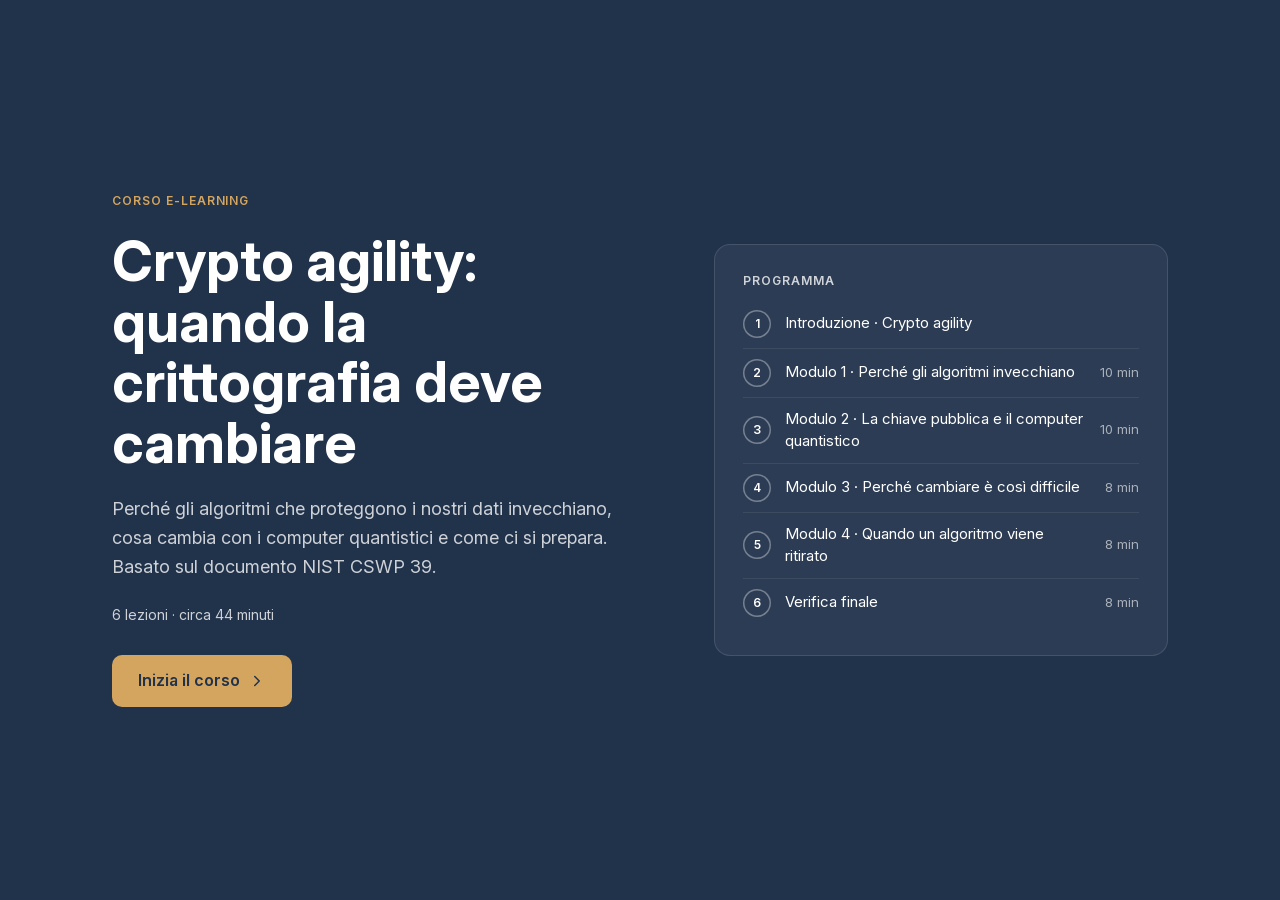
<file: index.html>
<!doctype html>
<html lang="it">
<head>
<meta charset="utf-8">
<meta name="viewport" content="width=device-width, initial-scale=1, viewport-fit=cover">
<title>Corso</title>
<link rel="stylesheet" href="player/tokens.css">
<link rel="stylesheet" href="player/player.css">
</head>
<body>

<!-- Icone (inline: un file SVG esterno non funziona aprendo il corso da file://) -->
<svg xmlns="http://www.w3.org/2000/svg" style="display:none" aria-hidden="true">
<symbol id="menu" viewBox="0 0 24 24" fill="none" stroke="currentColor" stroke-width="1.75" stroke-linecap="round" stroke-linejoin="round"><path d="M4 6h16M4 12h16M4 18h16"/></symbol>
<symbol id="chiudi" viewBox="0 0 24 24" fill="none" stroke="currentColor" stroke-width="1.75" stroke-linecap="round" stroke-linejoin="round"><path d="M6 6l12 12M18 6L6 18"/></symbol>
<symbol id="indietro" viewBox="0 0 24 24" fill="none" stroke="currentColor" stroke-width="2" stroke-linecap="round" stroke-linejoin="round"><path d="M15 18l-6-6 6-6"/></symbol>
<symbol id="avanti" viewBox="0 0 24 24" fill="none" stroke="currentColor" stroke-width="2" stroke-linecap="round" stroke-linejoin="round"><path d="M9 18l6-6-6-6"/></symbol>
<symbol id="play" viewBox="0 0 24 24" fill="currentColor"><path d="M8 5.5v13a1 1 0 0 0 1.5.86l10.5-6.5a1 1 0 0 0 0-1.72L9.5 4.64A1 1 0 0 0 8 5.5z"/></symbol>
<symbol id="pausa" viewBox="0 0 24 24" fill="currentColor"><rect x="6" y="5" width="4" height="14" rx="1"/><rect x="14" y="5" width="4" height="14" rx="1"/></symbol>
<symbol id="volume" viewBox="0 0 24 24" fill="none" stroke="currentColor" stroke-width="1.75" stroke-linecap="round" stroke-linejoin="round"><path d="M4 9h4l5-4v14l-5-4H4z"/><path d="M16.5 8.5a5 5 0 0 1 0 7"/><path d="M19 6a8.5 8.5 0 0 1 0 12"/></symbol>
<symbol id="muto" viewBox="0 0 24 24" fill="none" stroke="currentColor" stroke-width="1.75" stroke-linecap="round" stroke-linejoin="round"><path d="M4 9h4l5-4v14l-5-4H4z"/><path d="M17 9.5l5 5M22 9.5l-5 5"/></symbol>
<symbol id="indietro-10" viewBox="0 0 24 24" fill="none" stroke="currentColor" stroke-width="1.75" stroke-linecap="round" stroke-linejoin="round"><path d="M4 12a8 8 0 1 0 2.3-5.6"/><path d="M4 4v4h4"/><text x="12" y="15.2" font-size="7.5" font-family="Inter,sans-serif" font-weight="700" text-anchor="middle" fill="currentColor" stroke="none">10</text></symbol>
<symbol id="avanti-10" viewBox="0 0 24 24" fill="none" stroke="currentColor" stroke-width="1.75" stroke-linecap="round" stroke-linejoin="round"><path d="M20 12a8 8 0 1 1-2.3-5.6"/><path d="M20 4v4h-4"/><text x="12" y="15.2" font-size="7.5" font-family="Inter,sans-serif" font-weight="700" text-anchor="middle" fill="currentColor" stroke="none">10</text></symbol>
<symbol id="riascolta" viewBox="0 0 24 24" fill="none" stroke="currentColor" stroke-width="1.75" stroke-linecap="round" stroke-linejoin="round"><path d="M4 12a8 8 0 1 0 2.3-5.6"/><path d="M4 4v4h4"/></symbol>
<symbol id="schermo-intero" viewBox="0 0 24 24" fill="none" stroke="currentColor" stroke-width="1.75" stroke-linecap="round" stroke-linejoin="round"><path d="M4 9V4h5M20 9V4h-5M4 15v5h5M20 15v5h-5"/></symbol>
<symbol id="risorse" viewBox="0 0 24 24" fill="none" stroke="currentColor" stroke-width="1.75" stroke-linecap="round" stroke-linejoin="round"><path d="M3 7a2 2 0 0 1 2-2h4l2 2h8a2 2 0 0 1 2 2v8a2 2 0 0 1-2 2H5a2 2 0 0 1-2-2z"/></symbol>
<symbol id="esci" viewBox="0 0 24 24" fill="none" stroke="currentColor" stroke-width="1.75" stroke-linecap="round" stroke-linejoin="round"><path d="M14 4h4a2 2 0 0 1 2 2v12a2 2 0 0 1-2 2h-4"/><path d="M9 17l-5-5 5-5"/><path d="M4 12h11"/></symbol>
<symbol id="download" viewBox="0 0 24 24" fill="none" stroke="currentColor" stroke-width="1.75" stroke-linecap="round" stroke-linejoin="round"><path d="M12 4v11"/><path d="M7 10l5 5 5-5"/><path d="M5 20h14"/></symbol>
<symbol id="file" viewBox="0 0 24 24" fill="none" stroke="currentColor" stroke-width="1.75" stroke-linecap="round" stroke-linejoin="round"><path d="M6 3h8l4 4v14H6z"/><path d="M14 3v4h4"/></symbol>
<symbol id="altro-orizzontale" viewBox="0 0 24 24" fill="currentColor"><circle cx="5" cy="12" r="1.8"/><circle cx="12" cy="12" r="1.8"/><circle cx="19" cy="12" r="1.8"/></symbol>
<symbol id="altro-verticale" viewBox="0 0 24 24" fill="currentColor"><circle cx="12" cy="5" r="1.8"/><circle cx="12" cy="12" r="1.8"/><circle cx="12" cy="19" r="1.8"/></symbol>
<symbol id="bloccata" viewBox="0 0 24 24" fill="none" stroke="currentColor" stroke-width="2" stroke-linecap="round" stroke-linejoin="round"><rect x="5" y="11" width="14" height="9" rx="2"/><path d="M8 11V8a4 4 0 0 1 8 0v3"/></symbol>
<symbol id="completata" viewBox="0 0 24 24" fill="none" stroke="currentColor" stroke-width="2.5" stroke-linecap="round" stroke-linejoin="round"><path d="M5 12.5l4.5 4.5L19 7.5"/></symbol>
<symbol id="avviso" viewBox="0 0 24 24" fill="none" stroke="currentColor" stroke-width="2" stroke-linecap="round" stroke-linejoin="round"><path d="M12 4l9 16H3z"/><path d="M12 10v4"/><path d="M12 17h.01"/></symbol>
<symbol id="errore" viewBox="0 0 24 24" fill="none" stroke="currentColor" stroke-width="1.75" stroke-linecap="round" stroke-linejoin="round"><circle cx="12" cy="12" r="9"/><path d="M9 9l6 6M15 9l-6 6"/></symbol>
<symbol id="tipo-video" viewBox="0 0 24 24" fill="none" stroke="currentColor" stroke-width="1.75" stroke-linecap="round" stroke-linejoin="round"><rect x="3" y="6" width="13" height="12" rx="2"/><path d="M16 10l5-3v10l-5-3"/></symbol>
<symbol id="tipo-interattiva" viewBox="0 0 24 24" fill="none" stroke="currentColor" stroke-width="1.75" stroke-linecap="round" stroke-linejoin="round"><path d="M5 3l14 8-6 2-3 6z"/></symbol>
<symbol id="tipo-quiz" viewBox="0 0 24 24" fill="none" stroke="currentColor" stroke-width="1.75" stroke-linecap="round" stroke-linejoin="round"><circle cx="12" cy="12" r="9"/><path d="M9.5 9.5a2.5 2.5 0 1 1 3.5 2.3c-.6.3-1 .9-1 1.5v.7"/><path d="M12 17h.01"/></symbol>
<symbol id="tipo-conclusione" viewBox="0 0 24 24" fill="none" stroke="currentColor" stroke-width="1.75" stroke-linecap="round" stroke-linejoin="round"><path d="M5 21V4"/><path d="M5 4h12l-2.5 4L17 12H5"/></symbol>
<symbol id="attestato" viewBox="0 0 24 24" fill="none" stroke="currentColor" stroke-width="1.6" stroke-linecap="round" stroke-linejoin="round"><path d="M8 4h8v4a4 4 0 0 1-8 0z"/><path d="M8 6H5a3 3 0 0 0 3 4M16 6h3a3 3 0 0 1-3 4"/><path d="M12 12v4M9 20h6M10 16h4v4h-4z"/></symbol>
<symbol id="ruota-telefono" viewBox="0 0 24 24" fill="none" stroke="currentColor" stroke-width="1.75" stroke-linecap="round" stroke-linejoin="round"><rect x="7" y="2" width="10" height="17" rx="2" transform="rotate(-30 12 10.5)"/><path d="M3 15a8 8 0 0 0 6 6"/><path d="M3 19v-4h4"/></symbol>
</svg>

<!-- ============================ COPERTINA ============================ -->
<section id="cover" class="screen cover" aria-labelledby="coverTitle">
  <div class="cover-inner">
    <div class="cover-main">
      <p class="overline overline-dark" data-t="courseKind"></p>
      <h1 id="coverTitle" class="cover-title"></h1>
      <p id="coverDesc" class="cover-desc"></p>
      <p id="coverMeta" class="cover-meta"></p>
      <div id="coverProgress" class="cover-progress" hidden>
        <div class="cover-progress-row"><span data-t="yourProgress"></span><span id="coverPct"></span></div>
        <div class="bar bar-dark"><span id="coverBar"></span></div>
      </div>
      <div class="cover-actions">
        <button type="button" id="startBtn" class="btn btn-next btn-lg"></button>
        <button type="button" id="restartBtn" class="btn btn-prev btn-lg" data-t="restart" hidden></button>
      </div>
    </div>
    <div class="cover-program">
      <p class="overline overline-dim" data-t="program"></p>
      <ol id="coverList" class="cover-list"></ol>
    </div>
  </div>
</section>

<!-- ============================ PLAYER ============================ -->
<div id="player" class="player" hidden>
  <header class="topbar">
    <button type="button" id="menuBtn" class="ib" aria-controls="menu" aria-expanded="false"><svg class="icon icon-lg" aria-hidden="true"><use href="#menu"/></svg></button>
    <nav class="crumb" aria-label="Percorso">
      <span id="hdrCourse" class="crumb-course"></span>
      <svg class="icon crumb-sep" aria-hidden="true"><use href="#avanti"/></svg>
      <span id="hdrLesson" class="crumb-lesson" aria-current="page"></span>
    </nav>
    <button type="button" id="devBadge" class="dev-badge" aria-controls="devPanel" aria-expanded="false" hidden>DEV</button>
    <div id="hdrProgress" class="hdr-progress hide-sm" role="progressbar" aria-valuemin="0" aria-valuemax="100" aria-valuenow="0">
      <div class="bar bar-dark"><span id="hdrBar"></span></div>
      <span id="hdrPct" class="hdr-pct"></span>
    </div>
    <svg class="hdr-ring show-sm" width="36" height="36" viewBox="0 0 36 36" role="img" id="hdrRing">
      <circle cx="18" cy="18" r="14" fill="none" stroke="rgba(255,255,255,.16)" stroke-width="4"/>
      <circle id="ringArc" cx="18" cy="18" r="14" fill="none" stroke="var(--color-accent-on-dark)" stroke-width="4" stroke-linecap="round" stroke-dasharray="0 87.96" transform="rotate(-90 18 18)"/>
      <text id="ringTxt" x="18" y="21.5" text-anchor="middle" font-size="9.5" font-weight="700" fill="#fff">0</text>
    </svg>
    <button type="button" id="resBtn" class="hbtn hide-sm" aria-controls="resPanel" aria-expanded="false"><svg class="icon" aria-hidden="true"><use href="#risorse"/></svg><span class="lbl-md-hide" data-t="resources"></span><span id="resCount" class="badge"></span></button>
    <button type="button" id="fsBtn" class="ib hide-sm" data-t-label="fullscreen"><svg class="icon" aria-hidden="true"><use href="#schermo-intero"/></svg></button>
    <button type="button" id="exitBtn" class="hbtn hide-sm"><svg class="icon" aria-hidden="true"><use href="#esci"/></svg><span class="lbl-md-hide" data-t="exit"></span></button>
    <button type="button" id="moreBtn" class="ib show-sm" aria-controls="hdrMenu" aria-expanded="false" data-t-label="moreOptions"><svg class="icon" aria-hidden="true"><use href="#altro-verticale"/></svg></button>
  </header>

  <div class="body">
    <div id="scrim" class="scrim" hidden></div>
    <aside id="menu" class="menu" aria-labelledby="menuTitle">
      <div class="menu-head">
        <div class="menu-head-text">
          <h2 id="menuTitle" class="menu-title" data-t="lessons"></h2>
          <span id="menuCount" class="menu-count"></span>
        </div>
        <button type="button" id="menuClose" class="ibd" data-t-label="closeMenu"><svg class="icon" aria-hidden="true"><use href="#chiudi"/></svg></button>
      </div>
      <ol id="menuList" class="menu-list"></ol>
      <div class="menu-foot">
        <div class="menu-foot-row"><span data-t="progress"></span><span id="menuPct"></span></div>
        <div class="bar"><span id="menuBar"></span></div>
        <span id="menuTime" class="menu-time"></span>
      </div>
    </aside>

    <main class="content">
      <div id="stageArea" class="stage-area">
        <div id="stageBox" class="stage-box" tabindex="-1">
          <div id="stage" class="stage"></div>
        </div>
        <button type="button" id="expandBtn" class="expand-btn show-sm"><svg class="icon" aria-hidden="true"><use href="#schermo-intero"/></svg><span id="expandLbl" data-t="expand"></span></button>
      </div>
      <div class="info-panel">
        <p class="rotate-hint"><svg class="icon" aria-hidden="true"><use href="#ruota-telefono"/></svg><span data-t="rotate"></span></p>
        <p id="infoOver" class="overline"></p>
        <h2 id="infoTitle" class="info-title"></h2>
      </div>
    </main>
  </div>

  <footer class="navbar">
    <div id="seekLine" class="seek-line" hidden>
      <input type="range" id="mSeekMobile" class="range range-seek" min="0" max="1000" step="1" value="0" data-t-label="position">
    </div>
    <div class="navrow">
      <div class="nav-left">
        <button type="button" id="prevBtn" class="btn btn-prev"><svg class="icon" aria-hidden="true"><use href="#indietro"/></svg><span class="lbl-sm-hide" data-t="prev"></span></button>
      </div>
      <div id="mediabar" class="mediabar" role="group" data-t-label="controls" hidden>
        <button type="button" id="mReplay" class="ib hide-sm" data-t-label="replay"><svg class="icon" aria-hidden="true"><use href="#riascolta"/></svg></button>
        <button type="button" id="mBack" class="ib hide-sm" data-t-label="back10"><svg class="icon icon-lg" aria-hidden="true"><use href="#indietro-10"/></svg></button>
        <button type="button" id="mPlay" class="playbtn"></button>
        <button type="button" id="mFwd" class="ib hide-sm" data-t-label="fwd10"><svg class="icon icon-lg" aria-hidden="true"><use href="#avanti-10"/></svg></button>
        <span id="mTime" class="mtime">0:00 / 0:00</span>
        <input type="range" id="mSeek" class="range range-seek hide-sm" min="0" max="1000" step="1" value="0" data-t-label="position">
        <button type="button" id="mMute" class="ib hide-sm"></button>
        <input type="range" id="mVol" class="range range-vol hide-md" min="0" max="100" step="1" value="80" data-t-label="volume">
        <button type="button" id="mRate" class="ratebtn hide-sm">1×</button>
        <button type="button" id="mMore" class="ib show-sm" data-t-label="moreControls" aria-controls="mediaSheet"><svg class="icon" aria-hidden="true"><use href="#altro-orizzontale"/></svg></button>
      </div>
      <div class="nav-right">
        <button type="button" id="nextBtn" class="btn btn-next"><span class="lbl" data-t="next"></span><svg class="icon" aria-hidden="true"><use href="#avanti"/></svg></button>
      </div>
    </div>
  </footer>
</div>

<!-- ============================ FINALE ============================ -->
<section id="final" class="screen final" aria-labelledby="finalTitle" hidden>
  <div id="confetti" class="confetti" aria-hidden="true"></div>
  <div class="final-card">
    <span class="final-badge"><svg class="icon" aria-hidden="true"><use href="#attestato"/></svg></span>
    <p class="overline" data-t="finalOver"></p>
    <h1 id="finalTitle" class="final-title" tabindex="-1" data-t="finalTitle"></h1>
    <p id="finalText" class="final-text"></p>
    <div class="final-stats">
      <div><b id="fStatPct"></b><span data-t="statProgress"></span></div>
      <div><b id="fStatLessons"></b><span data-t="statLessons"></span></div>
      <div><b id="fStatTime"></b><span data-t="statTime"></span></div>
    </div>
    <div class="final-actions">
      <a id="certBtn" class="btn btn-solid" download hidden><svg class="icon" aria-hidden="true"><use href="#download"/></svg><span data-t="certificate"></span></a>
      <button type="button" id="reviewBtn" class="btn btn-outline" data-t="review"></button>
    </div>
  </div>
</section>

<!-- ============================ PANNELLI ============================ -->
<div id="resPanel" class="popover res-panel" role="dialog" aria-labelledby="resTitle" hidden>
  <div class="popover-head"><h2 id="resTitle" data-t="resourcesTitle"></h2><button type="button" id="resClose" class="ibd" data-t-label="close"><svg class="icon" aria-hidden="true"><use href="#chiudi"/></svg></button></div>
  <ul id="resList" class="res-list"></ul>
</div>

<div id="hdrMenu" class="popover hdr-menu" hidden>
  <button type="button" id="hmRes" class="hm-item"><svg class="icon" aria-hidden="true"><use href="#risorse"/></svg><span data-t="resources"></span><span id="hmResCount" class="badge badge-light"></span></button>
  <button type="button" id="hmFs" class="hm-item"><svg class="icon" aria-hidden="true"><use href="#schermo-intero"/></svg><span data-t="fullscreen"></span></button>
  <button type="button" id="hmExit" class="hm-item"><svg class="icon" aria-hidden="true"><use href="#esci"/></svg><span data-t="exitCourse"></span></button>
</div>

<dialog id="mediaSheet" class="sheet" aria-labelledby="sheetTitle">
  <span class="sheet-grip" aria-hidden="true"></span>
  <div class="sheet-head"><h2 id="sheetTitle" data-t="controls"></h2><span id="sheetTime" class="mtime-light"></span></div>
  <div class="sheet-grid">
    <button type="button" id="sBack" class="sheet-btn"><svg class="icon icon-lg" aria-hidden="true"><use href="#indietro-10"/></svg><span data-t="back10short"></span></button>
    <button type="button" id="sReplay" class="sheet-btn"><svg class="icon icon-lg" aria-hidden="true"><use href="#riascolta"/></svg><span data-t="replayShort"></span></button>
    <button type="button" id="sFwd" class="sheet-btn"><svg class="icon icon-lg" aria-hidden="true"><use href="#avanti-10"/></svg><span data-t="fwd10short"></span></button>
  </div>
  <div class="sheet-vol">
    <button type="button" id="sMute" class="ibd"></button>
    <input type="range" id="sVol" class="range range-light" min="0" max="100" step="1" value="80" data-t-label="volume">
  </div>
  <div class="sheet-rates">
    <span class="sheet-label" data-t="speed"></span>
    <div id="sRates" class="rate-chips" role="group"></div>
  </div>
</dialog>

<dialog id="pdfDialog" class="pdf-dialog" aria-labelledby="pdfTitle">
  <div class="pdf-head">
    <svg class="icon" aria-hidden="true"><use href="#file"/></svg>
    <h2 id="pdfTitle"></h2>
    <a id="pdfNewTab" class="pdf-link" target="_blank" rel="noopener" data-t="openNewTab"></a>
    <a id="pdfDownload" class="ibd" download data-t-label="downloadShort"><svg class="icon" aria-hidden="true"><use href="#download"/></svg></a>
    <button type="button" id="pdfClose" class="ibd" data-t-label="close"><svg class="icon" aria-hidden="true"><use href="#chiudi"/></svg></button>
  </div>
  <iframe id="pdfFrame" class="pdf-frame" title=""></iframe>
</dialog>

<dialog id="exitDialog" class="dialog" aria-labelledby="exitTitle">
  <h2 id="exitTitle" data-t="exitTitle"></h2>
  <p id="exitText"></p>
  <div class="dialog-actions">
    <button type="button" id="exitCancel" class="btn btn-outline" data-t="cancel"></button>
    <button type="button" id="exitConfirm" class="btn btn-solid" data-t="exit"></button>
  </div>
</dialog>

<div id="devPanel" class="dev-panel" hidden>
  <div class="dev-head"><b data-t="devTitle"></b><button type="button" id="devClose" class="ibd" data-t-label="devClose"><svg class="icon" aria-hidden="true"><use href="#chiudi"/></svg></button></div>
  <p data-t="devHint"></p>
  <ul id="devList" class="dev-list"></ul>
  <button type="button" id="devReset" class="btn dev-reset" data-t="devReset"></button>
</div>

<div id="toasts" class="toasts" role="status" aria-live="polite"></div>
<div id="announcer" class="sr-only" aria-live="polite"></div>

<script src="course.js"></script>
<script src="player/storage.js"></script>
<script src="player/player.js"></script>
</body>
</html>
</file>
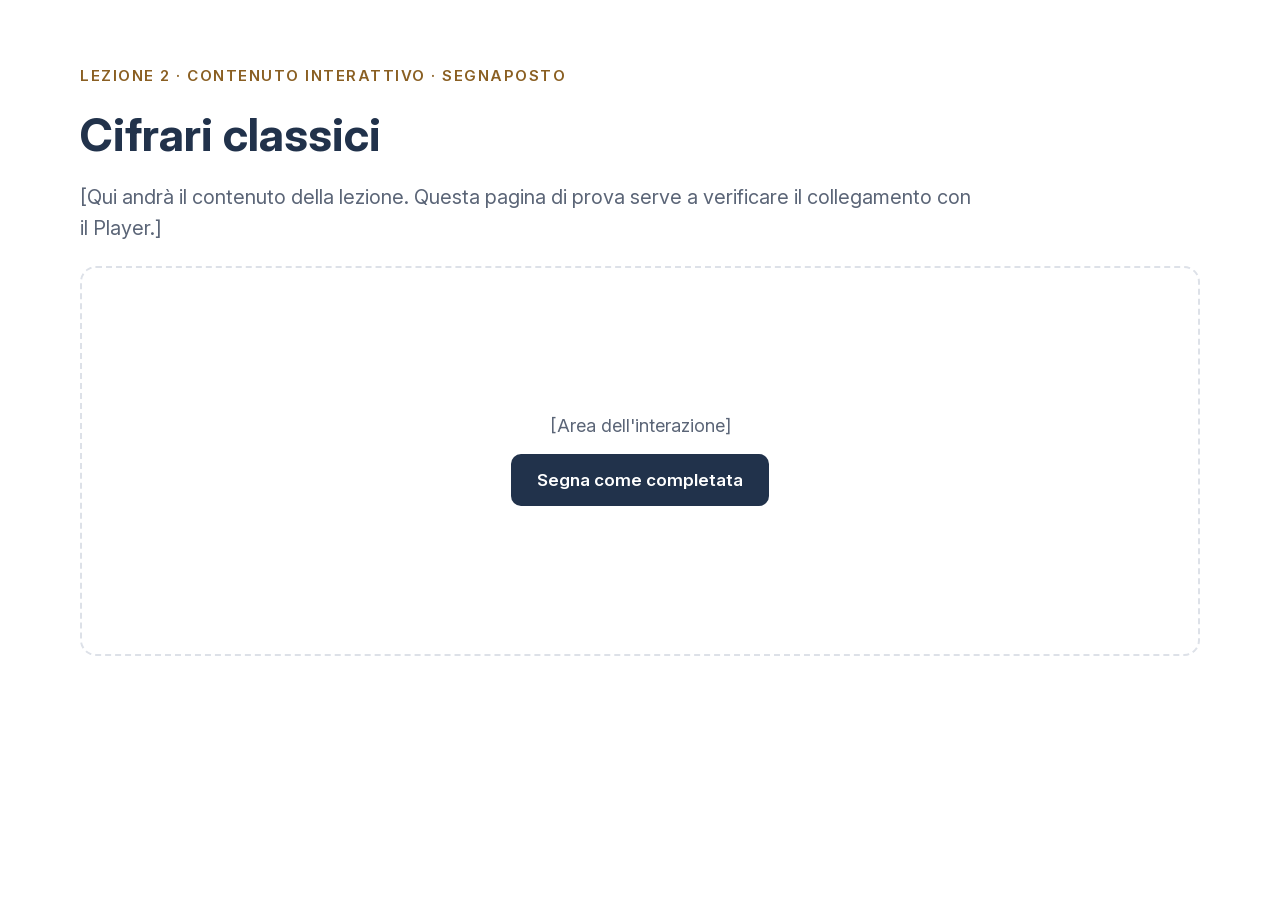
<file: pages/02-cifrari-classici/index.html>
<!doctype html>
<html lang="it">
<head>
<meta charset="utf-8">
<title>Cifrari classici</title>
<link rel="stylesheet" href="../pagina.css">
</head>
<body>
  <p class="overline">Lezione 2 · Contenuto interattivo · segnaposto</p>
  <h1>Cifrari classici</h1>
  <p>[Qui andrà il contenuto della lezione. Questa pagina di prova serve a verificare il collegamento con il Player.]</p>
  <div class="area" id="area">
    <span class="todo">[Area dell'interazione]</span>
    <button type="button" class="todo" id="doneBtn">Segna come completata</button>
    <span class="done">✓ Lezione completata</span>
  </div>
  <script src="../../player/player-bridge.js"></script>
  <script>
    document.getElementById("doneBtn").addEventListener("click", function () {
      player.complete();
      document.getElementById("area").classList.add("is-done");
    });
    document.addEventListener("player:init", function (e) {
      if (e.detail.lesson.status === "done") document.getElementById("area").classList.add("is-done");
    });
  </script>
</body>
</html>
</file>
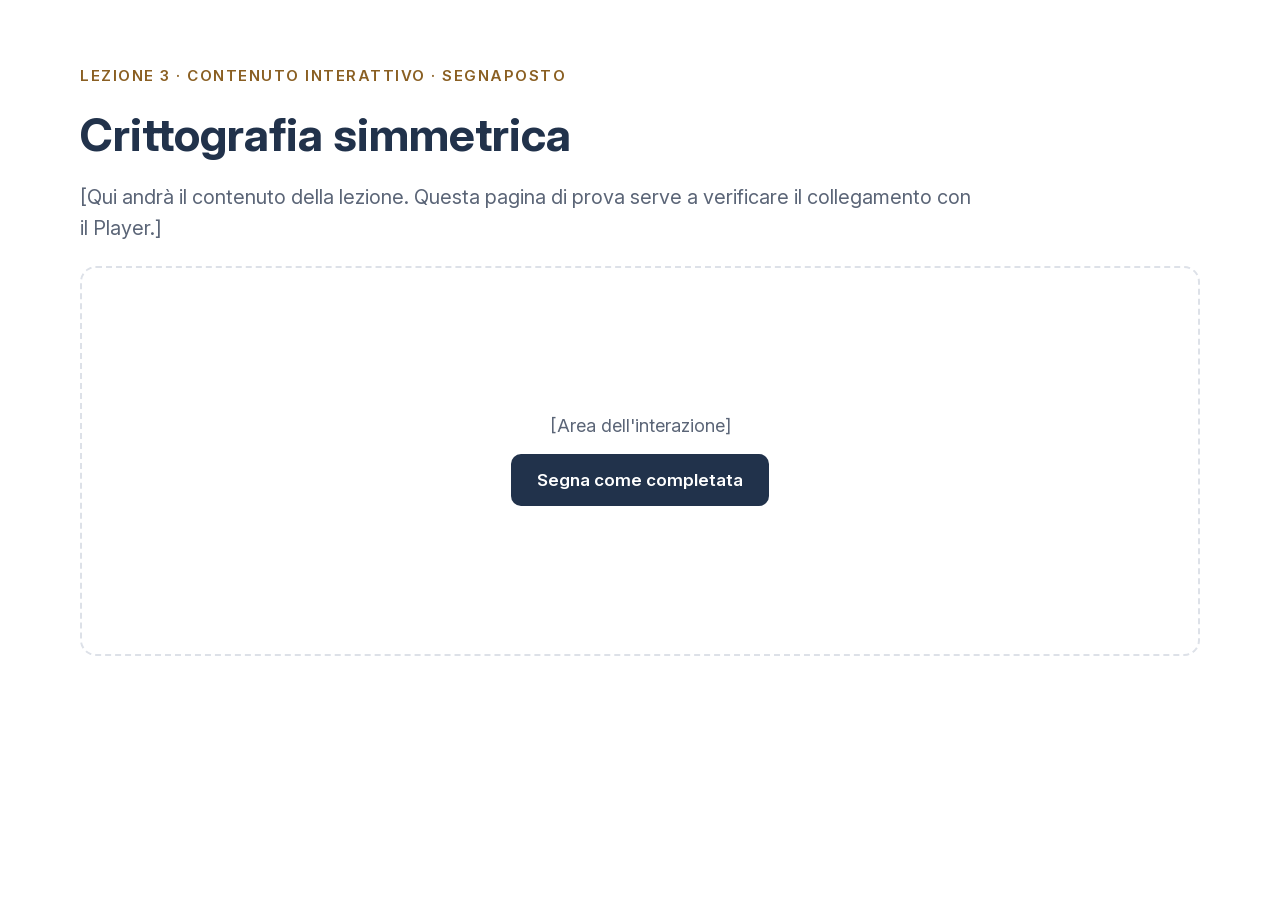
<file: pages/03-simmetrica/index.html>
<!doctype html>
<html lang="it">
<head>
<meta charset="utf-8">
<title>Crittografia simmetrica</title>
<link rel="stylesheet" href="../pagina.css">
</head>
<body>
  <p class="overline">Lezione 3 · Contenuto interattivo · segnaposto</p>
  <h1>Crittografia simmetrica</h1>
  <p>[Qui andrà il contenuto della lezione. Questa pagina di prova serve a verificare il collegamento con il Player.]</p>
  <div class="area" id="area">
    <span class="todo">[Area dell'interazione]</span>
    <button type="button" class="todo" id="doneBtn">Segna come completata</button>
    <span class="done">✓ Lezione completata</span>
  </div>
  <script src="../../player/player-bridge.js"></script>
  <script>
    document.getElementById("doneBtn").addEventListener("click", function () {
      player.complete();
      document.getElementById("area").classList.add("is-done");
    });
    document.addEventListener("player:init", function (e) {
      if (e.detail.lesson.status === "done") document.getElementById("area").classList.add("is-done");
    });
  </script>
</body>
</html>
</file>
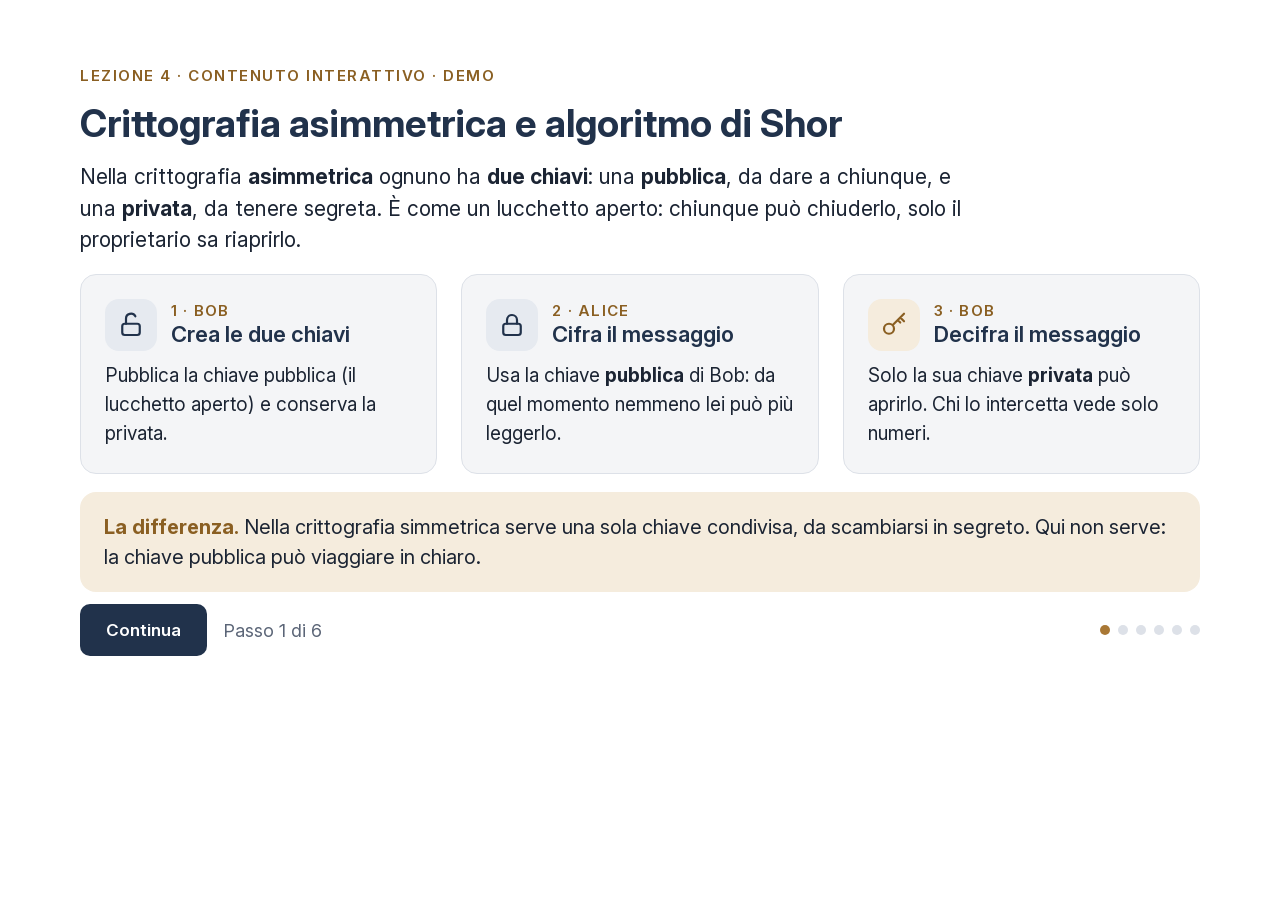
<file: pages/04-asimmetrica/index.html>
<!doctype html>
<html lang="it">
<head>
<meta charset="utf-8">
<title>Crittografia asimmetrica e algoritmo di Shor</title>
<link rel="stylesheet" href="../pagina.css">
<style>
  body { gap: 16px; }
  h1 { font-size: 38px; }
  .passo { gap: 18px; }

  /* Icone nelle card */
  .ic { width: 52px; height: 52px; border-radius: 14px; display: flex; align-items: center; justify-content: center; background: var(--color-primary-100); color: var(--color-primary); }
  .ic svg { width: 30px; height: 30px; }
  .ic.oro { background: var(--color-accent-100); color: var(--color-accent-text); }
  .card .num { display: block; font-size: 15px; font-weight: 600; letter-spacing: .08em; text-transform: uppercase; color: var(--color-accent-text); }
  .card-head { display: flex; align-items: center; gap: 14px; }
  .card-head .ic { flex: none; }

  /* Chiavi RSA */
  .chiave { display: flex; gap: 14px; align-items: center; padding: 16px 18px; border-radius: 14px; border: 1.5px solid var(--color-border); font-size: 19px; }
  .chiave b { color: var(--color-primary); }
  .chiave.privata { background: var(--color-accent-100); border-color: transparent; }
  .mono { font-family: ui-monospace, Consolas, monospace; font-size: 20px; }

  /* Laboratorio RSA */
  .lab { background: var(--color-bg); border: 1px solid var(--color-border); border-radius: 16px; padding: 22px 24px; display: flex; flex-direction: column; gap: 14px; }
  .lab label { font-size: 19px; font-weight: 600; color: var(--color-primary); }
  .lab input[type=range] { width: 100%; height: 32px; accent-color: var(--color-primary); }
  .riga { display: flex; justify-content: space-between; align-items: baseline; gap: 12px; font-size: 19px; padding: 10px 0; border-bottom: 1px solid var(--color-border); }
  .riga:last-child { border-bottom: 0; }
  .riga .valore { font-family: ui-monospace, Consolas, monospace; font-size: 26px; font-weight: 700; color: var(--color-primary); }
  .riga .valore.oro { color: var(--color-accent-text); }

  /* Passo 2: RSA in tre fasi */
  .rsa-fase { display: flex; flex-direction: column; gap: 12px; }
  .rsa-fase[hidden] { display: none; }
  .rsa-intro { font-size: 20px; color: var(--color-text); max-width: none; }
  .trucco { font-size: 19px; color: var(--color-text); max-width: none; background: var(--color-accent-100); border-radius: 10px; padding: 8px 14px; }
  .trucco strong { color: var(--color-accent-text); }
  .easy { display: flex; flex-direction: column; gap: 10px; }
  .easy-riga { display: grid; grid-template-columns: 120px minmax(0, 1fr); gap: 12px; align-items: center; font-size: 20px; line-height: 1.3; padding: 8px 14px; background: #fff; border: 1px solid var(--color-border); border-radius: 12px; }
  .easy-riga .tag { justify-self: start; }
  .formula-griglia { display: grid; grid-template-columns: 30px minmax(0, 1fr) auto; gap: 8px 12px; align-items: center; font-size: 18px; line-height: 1.35; }
  .fg-n { width: 28px; height: 28px; border-radius: 50%; display: flex; align-items: center; justify-content: center; font-size: 15px; font-weight: 700; background: var(--color-primary-100); color: var(--color-primary); }
  .fg-f { font-size: 18px; font-weight: 700; color: var(--color-primary); white-space: nowrap; }
  .formula-ops { display: grid; grid-template-columns: repeat(2, minmax(0, 1fr)); gap: 10px; }
  .formula-ops > div { background: #fff; border: 1px solid var(--color-border); border-radius: 12px; padding: 10px 12px; font-size: 18px; line-height: 1.7; }
  .formula-ops .tag { margin-right: 4px; }
  .formula-ops .op { color: var(--color-text); }
  .tag { display: inline-block; font-size: 15px; font-weight: 600; letter-spacing: .04em; text-transform: uppercase; padding: 3px 10px; border-radius: 999px; background: var(--color-primary-100); color: var(--color-primary); vertical-align: 2px; white-space: nowrap; }
  .tag.oro { background: var(--color-accent-100); color: var(--color-accent-text); }
  .rsa-chiavi { display: grid; grid-template-columns: repeat(2, minmax(0, 1fr)); gap: 10px; }
  .rsa-chiavi .chiave { padding: 10px 14px; }
  .rsa-chiavi .ic { width: 40px; height: 40px; }
  .rsa-chiavi .chiave { background: #fff; }
  .rsa-chiavi .chiave.privata { background: var(--color-accent-100); }
  .rsa-chiavi .piccolo { font-size: 18px; }
  .conto { display: grid; grid-template-columns: 34px minmax(0, 1fr); gap: 4px 12px; align-items: center; font-size: 19px; color: var(--color-text); }
  .conto-n { width: 30px; height: 30px; border-radius: 50%; display: flex; align-items: center; justify-content: center; font-size: 16px; font-weight: 700; background: var(--color-primary-100); color: var(--color-primary); }
  .conto-v { grid-column: 2; font-size: 24px; font-weight: 700; color: var(--color-primary); }
  .numerone { font-size: 19px; line-height: 1.4; word-break: break-all; background: #fff; border: 1px dashed var(--color-border); border-radius: 10px; padding: 10px 14px; color: var(--color-primary); }
  .risultato { display: flex; align-items: center; justify-content: space-between; gap: 12px; padding: 12px 18px; border-radius: 12px; background: var(--color-accent-100); font-size: 19px; font-weight: 600; color: var(--color-primary); }
  .risultato b { font: 700 40px/1 ui-monospace, Consolas, monospace; }
  .risultato.scuro { background: var(--color-primary); color: #fff; }
  .lab.rsa { min-height: 0; padding: 18px 22px; gap: 12px; }
  .rsa-griglia { grid-template-columns: 290px minmax(0, 1fr); gap: 20px; }
  .rsa-griglia ol.fasi-shor li { font-size: 18px; padding-top: 10px; padding-bottom: 10px; }

  /* (stili precedenti del percorso, non più usati) */
  .slider-riga { display: flex; align-items: center; gap: 18px; font-size: 20px; font-weight: 600; color: var(--color-primary); }
  .slider-riga input { flex: 1; max-width: 520px; height: 32px; accent-color: var(--color-primary); }
  .slider-riga output { min-width: 56px; text-align: center; font-size: 24px; font-weight: 700; background: var(--color-primary-100); border-radius: 10px; padding: 4px 10px; }
  .flusso { display: grid; grid-template-columns: 1fr 190px 1fr 190px 1fr; align-items: center; gap: 8px; }
  .tappa { background: var(--color-bg); border: 1px solid var(--color-border); border-radius: 16px; padding: 16px 12px; display: flex; flex-direction: column; align-items: center; text-align: center; gap: 4px; }
  .tappa.cifrata { background: var(--color-primary); border-color: var(--color-primary); }
  .tappa-chi { font-size: 15px; font-weight: 600; letter-spacing: .08em; text-transform: uppercase; color: var(--color-accent-text); }
  .tappa.cifrata .tappa-chi { color: var(--color-accent-on-dark); }
  .tappa-num { font: 700 56px/1.1 ui-monospace, Consolas, monospace; color: var(--color-primary); }
  .tappa.cifrata .tappa-num { color: #fff; }
  .tappa-desc { font-size: 18px; color: var(--color-text-muted); line-height: 1.3; }
  .tappa.cifrata .tappa-desc { color: rgba(255,255,255,.8); }
  .freccia { display: flex; flex-direction: column; align-items: center; gap: 4px; text-align: center; color: var(--color-primary); }
  .freccia .arrow { width: 70px; height: 18px; color: var(--color-accent); }
  .chiave-tag { display: flex; flex-direction: column; align-items: center; font-size: 17px; line-height: 1.25; }
  .chiave-tag svg { width: 28px; height: 28px; margin-bottom: 2px; }
  .chiave-tag.oro svg { color: var(--color-accent-text); }
  .formula { font-size: 17px; color: var(--color-text-muted); }

  /* Gioco della fattorizzazione */
  .fattori { display: flex; align-items: center; gap: 12px; font-size: 26px; font-weight: 700; color: var(--color-primary); }
  .fattori input { width: 90px; height: 56px; font: 700 24px var(--font-family); text-align: center; border: 1.5px solid var(--color-border); border-radius: 10px; color: var(--color-primary); }
  .fattori input:focus-visible { outline: 3px solid var(--color-accent-text); outline-offset: 2px; }
  table { width: 100%; border-collapse: collapse; font-size: 19px; }
  th, td { text-align: left; padding: 12px 10px; border-bottom: 1px solid var(--color-border); vertical-align: top; }
  th { font-size: 17px; text-transform: uppercase; letter-spacing: .06em; color: var(--color-text-muted); font-weight: 600; }
  td.forte { font-weight: 600; color: var(--color-primary); }

  /* Simulazione di Shor */
  .scelta-n { display: flex; gap: 10px; align-items: center; font-size: 19px; }
  .scelta-n button { height: 48px; padding: 0 18px; font-size: 18px; }
  .scelta-n button[aria-pressed="true"] { background: var(--color-primary); color: #fff; box-shadow: none; }
  .shor { display: grid; grid-template-columns: 460px minmax(0, 1fr); gap: 24px; align-items: start; }
  ol.fasi-shor { margin: 0; padding: 0; list-style: none; counter-reset: f; display: flex; flex-direction: column; gap: 10px; }
  ol.fasi-shor li { counter-increment: f; position: relative; padding: 12px 14px 12px 56px; border-radius: 12px; font-size: 19px; line-height: 1.4; color: var(--color-text-muted); }
  ol.fasi-shor li::before { content: counter(f); position: absolute; left: 14px; top: 12px; width: 30px; height: 30px; border-radius: 50%;
    display: flex; align-items: center; justify-content: center; font-weight: 700; font-size: 17px; background: var(--color-surface-muted); color: var(--color-text-muted); }
  ol.fasi-shor li b { color: var(--color-primary); }
  ol.fasi-shor li.attiva { background: var(--color-accent-100); color: var(--color-text); }
  ol.fasi-shor li.attiva::before { background: var(--color-accent); color: #fff; }
  .cella.periodo-bis { background: var(--color-primary-100); border-color: var(--color-primary); }
  .cella.meta { box-shadow: 0 0 0 3px var(--color-accent-text); }
  .sequenza { display: grid; grid-template-columns: repeat(8, minmax(0, 1fr)); gap: 8px; }
  .cella { border-radius: 10px; background: #fff; border: 1.5px solid var(--color-border); padding: 6px 2px; text-align: center; }
  .cella small { display: block; font-size: 17px; color: var(--color-text-muted); }
  .cella b { font-size: 22px; color: var(--color-primary); }
  .cella.periodo { background: var(--color-accent-100); border-color: var(--color-accent); }
  .cella.vuota b { color: var(--color-border); }
  .azioni { display: flex; gap: 10px; flex-wrap: wrap; }
  .azioni button { height: 48px; font-size: 17px; padding: 0 18px; }
  .esito { font-size: 20px; line-height: 1.5; min-height: 90px; }
  .esito b { color: var(--color-primary); }
  ol.fasi { margin: 0; padding-left: 26px; display: flex; flex-direction: column; gap: 10px; font-size: 19px; line-height: 1.45; color: var(--color-text); }
  ol.fasi li::marker { color: var(--color-accent-text); font-weight: 700; }

  /* Quiz */
  .domanda { display: flex; flex-direction: column; gap: 8px; }
  .domanda p { font-size: 20px; font-weight: 600; color: var(--color-primary); max-width: none; }
  .opzioni { display: grid; grid-template-columns: repeat(3, minmax(0, 1fr)); gap: 10px; }
  .opzioni button { height: auto; min-height: 56px; padding: 10px 14px; text-align: left; line-height: 1.3; font-size: 17px; font-weight: 500;
    background: #fff; color: var(--color-text); box-shadow: inset 0 0 0 1.5px var(--color-border); }
  .opzioni button:hover { background: var(--color-bg); }
  .opzioni button.giusta { background: var(--color-success-100); color: var(--color-success); box-shadow: inset 0 0 0 2px var(--color-success); font-weight: 600; }
  .opzioni button.sbagliata { background: var(--color-error-100); color: var(--color-error); box-shadow: inset 0 0 0 2px var(--color-error); }

  /* Indicatore dei passi */
  .punti { display: flex; gap: 8px; }
  .punti span { width: 10px; height: 10px; border-radius: 50%; background: var(--color-border); }
  .punti span.attivo { background: var(--color-accent); }
  .passi-nav { justify-content: flex-start; }
  .passi-nav .spazio { flex: 1; }
</style>
</head>
<body>
  <p class="overline">Lezione 4 · Contenuto interattivo · demo</p>
  <h1>Crittografia asimmetrica e algoritmo di Shor</h1>

  <!-- ================= PASSO 1 · L'idea ================= -->
  <section class="passo" aria-label="Passo 1 di 6: l'idea">
    <p class="testo">Nella crittografia <strong>asimmetrica</strong> ognuno ha <strong>due chiavi</strong>: una <strong>pubblica</strong>, da dare a chiunque, e una <strong>privata</strong>, da tenere segreta. È come un lucchetto aperto: chiunque può chiuderlo, solo il proprietario sa riaprirlo.</p>
    <div class="griglia-3">
      <div class="card">
        <div class="card-head"><span class="ic"><svg viewBox="0 0 24 24" fill="none" stroke="currentColor" stroke-width="1.75" stroke-linecap="round" stroke-linejoin="round" aria-hidden="true"><rect x="5" y="11" width="14" height="9" rx="2"/><path d="M8 11V7a4 4 0 0 1 7.5-2"/></svg></span>
        <span><span class="num">1 · Bob</span><h3>Crea le due chiavi</h3></span></div>
        <p>Pubblica la chiave pubblica (il lucchetto aperto) e conserva la privata.</p>
      </div>
      <div class="card">
        <div class="card-head"><span class="ic"><svg viewBox="0 0 24 24" fill="none" stroke="currentColor" stroke-width="1.75" stroke-linecap="round" stroke-linejoin="round" aria-hidden="true"><rect x="5" y="11" width="14" height="9" rx="2"/><path d="M8 11V8a4 4 0 0 1 8 0v3"/></svg></span>
        <span><span class="num">2 · Alice</span><h3>Cifra il messaggio</h3></span></div>
        <p>Usa la chiave <strong>pubblica</strong> di Bob: da quel momento nemmeno lei può più leggerlo.</p>
      </div>
      <div class="card">
        <div class="card-head"><span class="ic oro"><svg viewBox="0 0 24 24" fill="none" stroke="currentColor" stroke-width="1.75" stroke-linecap="round" stroke-linejoin="round" aria-hidden="true"><circle cx="8" cy="15" r="4"/><path d="M11 12l9-9M17 6l3 3M15 8l2 2"/></svg></span>
        <span><span class="num">3 · Bob</span><h3>Decifra il messaggio</h3></span></div>
        <p>Solo la sua chiave <strong>privata</strong> può aprirlo. Chi lo intercetta vede solo numeri.</p>
      </div>
    </div>
    <div class="box-info"><span><strong>La differenza.</strong> Nella crittografia simmetrica serve una sola chiave condivisa, da scambiarsi in segreto. Qui non serve: la chiave pubblica può viaggiare in chiaro.</span></div>
  </section>

  <!-- ================= PASSO 2 · RSA in piccolo ================= -->
  <section class="passo" aria-label="Passo 2 di 6: RSA in piccolo" hidden>
    <div class="shor rsa-griglia">
      <ol class="fasi-shor" id="fasiRsa">
        <li data-f="1"><b>Come funziona RSA</b>, l'algoritmo più usato. Il messaggio è un numero.</li>
        <li data-f="2"><b>Esempio: le chiavi di Bob</b>, con numeri piccolissimi.</li>
        <li data-f="3"><b>Alice chiude il messaggio</b> con il lucchetto pubblico.</li>
        <li data-f="4"><b>Bob lo riapre</b> con la sua chiave privata.</li>
      </ol>
      <div class="lab rsa" aria-live="polite">
        <!-- Fase 1: la formula -->
        <div class="rsa-fase" data-f="1">
          <div class="easy">
            <div class="easy-riga"><span class="tag">lucchetto</span><span>due numeri pubblici: <b class="mono">n</b> ed <b class="mono">e</b></span></div>
            <div class="easy-riga"><span class="tag oro">chiave</span><span>un numero segreto: <b class="mono">d</b></span></div>
            <div class="easy-riga"><span class="tag">chiudere</span><span>messaggio<sup class="mono">e</sup>, poi il <b>resto</b> ÷ <b class="mono">n</b></span></div>
            <div class="easy-riga"><span class="tag oro">aprire</span><span>numero chiuso<sup class="mono">d</sup>, poi il <b>resto</b> ÷ <b class="mono">n</b></span></div>
          </div>
          <p class="trucco"><strong>Il trucco:</strong> <b class="mono">n</b> = due primi segreti moltiplicati. Solo chi li conosce calcola <b class="mono">d</b>.</p>
        </div>
        <!-- Fase 2: l'esempio -->
        <div class="rsa-fase" data-f="2" hidden>
          <p class="rsa-intro">Bob sceglie due numeri primi <strong>segreti: p = 5 e q = 11</strong>. Poi ricava tre numeri:</p>
          <div class="conto"><span class="conto-n">n</span><span><b>55</b> = 5 × 11 <span class="tag">lucchetto pubblico</span></span></div>
          <div class="conto"><span class="conto-n">e</span><span><b>3</b>: non ha divisori in comune con (5−1) × (11−1) = <b>40</b> <span class="tag">lucchetto pubblico</span></span></div>
          <div class="conto"><span class="conto-n">d</span><span><b>27</b>, perché 3 × 27 = 81 = 2 × 40 + <b>1</b>. Senza 5 e 11 non si conosce il 40 e il 27 non si trova. <span class="tag oro">chiave privata</span></span></div>
        </div>
        <!-- Fase 3: Alice cifra -->
        <div class="rsa-fase" data-f="3" hidden>
          <div class="slider-riga">
            <label for="msg">Messaggio di Alice:</label>
            <input type="range" id="msg" min="2" max="54" value="12">
            <output id="vMslider" for="msg">12</output>
          </div>
          <div class="conto"><span class="conto-n">1</span><span>Eleva alla <b>e = 3</b>: moltiplica il messaggio per sé stesso 3 volte</span><span class="mono conto-v" id="c2a">12 × 12 × 12 = 1.728</span></div>
          <div class="conto"><span class="conto-n">2</span><span>Divide per <b>n = 55</b> e tiene solo il resto</span><span class="mono conto-v" id="c2b">1.728 ÷ 55 = 31, resto 23</span></div>
          <div class="risultato scuro"><span>Messaggio chiuso che viaggia in rete:</span><b id="vC">23</b></div>
        </div>
        <!-- Fase 4: Bob decifra -->
        <div class="rsa-fase" data-f="4" hidden>
          <div class="conto"><span class="conto-n">1</span><span>Eleva alla <b>d = 27</b>: moltiplica <b id="c3c">23</b> per sé stesso 27 volte</span></div>
          <div class="numerone mono" id="c3big"></div>
          <div class="conto"><span class="conto-n">2</span><span>Divide per <b>n = 55</b> e tiene solo il resto</span></div>
          <div class="risultato"><span>Bob legge il messaggio di Alice:</span><b id="vD">12</b></div>
        </div>
        <div class="azioni">
          <button type="button" id="bRsa">Mostra la fase 1</button>
          <button type="button" id="bRsaReset" class="btn-secondario" hidden>Ricomincia</button>
        </div>
      </div>
    </div>
  </section>

  <!-- ================= PASSO 3 · Perché è sicura ================= -->
  <section class="passo" aria-label="Passo 3 di 6: perché è sicura" hidden>
    <div class="griglia-2">
      <div style="display: flex; flex-direction: column; gap: 16px;">
        <p class="testo">Chi conosce i due primi <span class="mono">p</span> e <span class="mono">q</span> può calcolare la chiave privata. Quindi la sicurezza di RSA dipende da una sola domanda: <strong>quanto è difficile scomporre <span class="mono">n</span> nei suoi fattori primi?</strong></p>
        <div class="lab">
          <label for="fp">Prova: quali due numeri primi danno 91?</label>
          <div class="fattori">
            <input id="fp" inputmode="numeric" maxlength="3" aria-label="Primo fattore"> <span aria-hidden="true">×</span>
            <input id="fq" inputmode="numeric" maxlength="3" aria-label="Secondo fattore"> <span aria-hidden="true">= 91</span>
            <button type="button" id="verificaFattori">Verifica</button>
          </div>
          <div class="feedback" id="fbFattori" aria-live="polite"></div>
        </div>
      </div>
      <table>
        <caption class="sr-only">Difficoltà della fattorizzazione al crescere di n</caption>
        <thead><tr><th scope="col">Numero n</th><th scope="col">Cifre</th><th scope="col">Computer classico</th></tr></thead>
        <tbody>
          <tr><td class="forte">91</td><td>2</td><td>istantaneo, anche a mente</td></tr>
          <tr><td class="forte">3.233</td><td>4</td><td>pochi tentativi (61 × 53)</td></tr>
          <tr><td class="forte">RSA-2048</td><td>617</td><td>fuori portata: con gli algoritmi noti servirebbero tempi enormemente più lunghi dell'età dell'universo</td></tr>
        </tbody>
      </table>
    </div>
  </section>

  <!-- ================= PASSO 4 · L'algoritmo di Shor ================= -->
  <section class="passo" aria-label="Passo 4 di 6: l'algoritmo di Shor" hidden>
    <p class="testo">Nel 1994 Peter <strong>Shor</strong> ha scoperto come un computer quantistico potrebbe trovare i due fattori segreti. Vediamolo con il numero più piccolo possibile: <strong>15</strong>.</p>
    <div class="shor">
      <ol class="fasi-shor" id="fasiShor">
        <li data-f="1"><b>Un ritornello di numeri.</b> Si prende un numero (7), si calcolano le sue potenze e si tiene il resto della divisione per 15.</li>
        <li data-f="2"><b>Ogni quanto si ripete?</b> Trovare questo «ritmo» è ciò che il computer quantistico fa velocissimo.</li>
        <li data-f="3"><b>I fattori saltano fuori.</b> Dal ritmo, con un calcolo semplice, escono i due numeri segreti.</li>
      </ol>
      <div class="lab" style="gap: 14px;">
        <div class="sequenza" id="sequenza" aria-label="Potenze di 7, resto della divisione per 15"></div>
        <div class="esito" id="esitoShor" aria-live="polite">Premi il pulsante per vedere il primo passo.</div>
        <div class="azioni">
          <button type="button" id="bShor">Mostra il passo 1</button>
          <button type="button" id="bShorReset" class="btn-secondario" hidden>Ricomincia</button>
        </div>
      </div>
    </div>
  </section>

  <!-- ================= PASSO 5 · Oggi e domani ================= -->
  <section class="passo" aria-label="Passo 5 di 6: oggi e domani" hidden>
    <div class="griglia-3">
      <div class="card">
        <span class="num">La minaccia</span>
        <h3>Shor rompe RSA</h3>
        <p>Su un computer quantistico abbastanza grande, l'algoritmo di Shor scompone anche i numeri di RSA-2048. Lo stesso vale per la crittografia a curve ellittiche.</p>
      </div>
      <div class="card">
        <span class="num">Lo stato attuale</span>
        <h3>Non ancora possibile</h3>
        <p>Servirebbero centinaia di migliaia di qubit affidabili; le macchine di oggi ne hanno molti meno e con troppi errori. Con Shor si sono scomposti solo numeri piccoli, come 15 e 21.</p>
      </div>
      <div class="card">
        <span class="num">La risposta</span>
        <h3>Crittografia post-quantistica</h3>
        <p>Nel 2024 il NIST ha pubblicato i primi standard resistenti ai computer quantistici (ML-KEM, ML-DSA, SLH-DSA), basati su problemi che Shor non risolve.</p>
      </div>
    </div>
    <div class="box-info"><span><strong>«Raccogli ora, decifra dopo».</strong> Dati cifrati oggi possono essere conservati e decifrati quando i computer quantistici saranno pronti: per questo la migrazione è già iniziata.</span></div>
  </section>

  <!-- ================= PASSO 6 · Verifica ================= -->
  <section class="passo" aria-label="Passo 6 di 6: verifica" hidden>
    <p class="testo">Rispondi correttamente alle tre domande per completare la lezione.</p>
    <div class="domanda" data-q="1">
      <p>1. Alice cifra con la chiave pubblica di Bob. Quale chiave serve per decifrare?</p>
      <div class="opzioni">
        <button type="button">La chiave pubblica di Bob</button>
        <button type="button" data-ok>La chiave privata di Bob</button>
        <button type="button">La chiave privata di Alice</button>
      </div>
    </div>
    <div class="domanda" data-q="2">
      <p>2. Su quale problema si basa la sicurezza di RSA?</p>
      <div class="opzioni">
        <button type="button">Sulla lunghezza del messaggio</button>
        <button type="button">Sul segreto dell'algoritmo</button>
        <button type="button" data-ok>Sulla difficoltà di fattorizzare numeri enormi</button>
      </div>
    </div>
    <div class="domanda" data-q="3">
      <p>3. Nell'algoritmo di Shor, cosa calcola in modo efficiente il computer quantistico?</p>
      <div class="opzioni">
        <button type="button" data-ok>Ogni quanto si ripete una sequenza di numeri</button>
        <button type="button">Tutte le chiavi private possibili</button>
        <button type="button">Il messaggio in chiaro, direttamente</button>
      </div>
    </div>
    <div class="feedback" id="fbQuiz" aria-live="polite"></div>
  </section>

  <div class="passi-nav">
    <button type="button" class="btn-secondario" id="indietro">Indietro</button>
    <button type="button" id="continua">Continua</button>
    <span id="contatore">Passo 1 di 6</span>
    <span class="spazio"></span>
    <span class="punti" id="punti" aria-hidden="true"></span>
  </div>

  <script src="../../player/player-bridge.js"></script>
  <script>
    /* ---------- Passi ---------- */
    var passi = Array.prototype.slice.call(document.querySelectorAll(".passo"));
    var attuale = 0;
    var punti = document.getElementById("punti");
    punti.innerHTML = passi.map(function () { return "<span></span>"; }).join("");
    function mostraPasso(n) {
      attuale = n;
      passi.forEach(function (p, i) { p.hidden = i !== n; });
      document.getElementById("indietro").hidden = n === 0;
      document.getElementById("continua").hidden = n === passi.length - 1;
      document.getElementById("contatore").textContent = "Passo " + (n + 1) + " di " + passi.length;
      Array.prototype.forEach.call(punti.children, function (s, i) { s.className = i <= n ? "attivo" : ""; });
    }
    document.getElementById("continua").addEventListener("click", function () { mostraPasso(attuale + 1); });
    document.getElementById("indietro").addEventListener("click", function () { mostraPasso(attuale - 1); });

    /* ---------- Aritmetica (BigInt per non perdere precisione) ---------- */
    function modpow(b, e, m) {
      b = BigInt(b); e = BigInt(e); m = BigInt(m);
      var r = 1n; b %= m;
      while (e > 0n) { if (e & 1n) r = r * b % m; b = b * b % m; e >>= 1n; }
      return Number(r);
    }
    function mcd(a, b) { a = Math.abs(a); b = Math.abs(b); while (b) { var t = b; b = a % b; a = t; } return a; }

    /* ---------- Passo 2: RSA giocattolo (n = 55, e = 3, d = 27), in tre fasi ---------- */
    var slider = document.getElementById("msg");
    function it(n) { return n.toLocaleString("it-IT"); }
    function aggiornaRSA() {
      var m = +slider.value, cubo = m * m * m, c = cubo % 55, d = modpow(c, 27, 55);
      document.getElementById("vMslider").textContent = m;
      document.getElementById("c2a").textContent = m + " × " + m + " × " + m + " = " + it(cubo);
      document.getElementById("c2b").textContent = it(cubo) + " ÷ 55 = " + it(Math.floor(cubo / 55)) + ", resto " + c;
      document.getElementById("vC").textContent = c;
      document.getElementById("c3c").textContent = c;
      var grande = BigInt(c) ** 27n;
      document.getElementById("c3big").textContent = c + "²⁷ = " + grande.toLocaleString("it-IT") + "  (" + grande.toString().length + " cifre)";
      document.getElementById("vD").textContent = d;
    }
    slider.addEventListener("input", aggiornaRSA);
    aggiornaRSA();

    var faseRsa = 1;
    var bRsa = document.getElementById("bRsa"), bRsaReset = document.getElementById("bRsaReset");
    var ETICHETTE_RSA = { 1: "Avanti: vediamo un esempio", 2: "Avanti: Alice chiude il messaggio", 3: "Avanti: Bob lo riapre" };
    function mostraRsa() {
      document.querySelectorAll(".rsa-fase").forEach(function (f) { f.hidden = +f.getAttribute("data-f") !== faseRsa; });
      document.querySelectorAll("#fasiRsa li").forEach(function (li) { li.classList.toggle("attiva", +li.getAttribute("data-f") === faseRsa); });
      bRsa.hidden = faseRsa === 4;
      bRsa.textContent = ETICHETTE_RSA[faseRsa] || "";
      bRsaReset.hidden = faseRsa === 1;
    }
    bRsa.addEventListener("click", function () { if (faseRsa < 4) { faseRsa++; mostraRsa(); } });
    bRsaReset.addEventListener("click", function () { faseRsa = 1; mostraRsa(); bRsa.focus(); });
    mostraRsa();

    /* ---------- Passo 3: fattorizzare 91 ---------- */
    document.getElementById("verificaFattori").addEventListener("click", function () {
      var p = parseInt(document.getElementById("fp").value, 10), q = parseInt(document.getElementById("fq").value, 10);
      var fb = document.getElementById("fbFattori");
      if (p * q === 91 && p > 1 && q > 1) {
        fb.className = "feedback ok";
        fb.textContent = "✓ Esatto: 7 × 13 = 91. Facile con numeri piccoli, impossibile con 617 cifre.";
      } else {
        fb.className = "feedback ko";
        fb.textContent = "✗ Non ancora. Suggerimento: uno dei due fattori è 7.";
      }
    });

    /* ---------- Passo 4: Shor semplificato (N = 15, a = 7) ---------- */
    var N = 15, A = 7, fase = 0;
    var seq = document.getElementById("sequenza"), esito = document.getElementById("esitoShor");
    var bShor = document.getElementById("bShor"), bShorReset = document.getElementById("bShorReset");
    // Potenze di 7 con resto per 15: 1, 7, 4, 13, 1, 7, 4, 13 … → si ripete ogni 4 (periodo)
    var PERIODO = 4;
    var TESTI = [
      "Premi il pulsante per vedere il primo passo.",
      "Ecco le potenze di 7 (1, 7, 49, 343…), tenendo solo il resto della divisione per 15: <b>1, 7, 4, 13, 1, 7, 4, 13…</b> Si ripetono!",
      "Il ritornello <b>1 · 7 · 4 · 13</b> si ripete <b>ogni 4 numeri</b>. Per un computer normale, con numeri enormi, trovare questo ritmo è lento quanto scomporre il numero; il computer quantistico lo trova in un attimo.",
      "A metà del ritornello c'è il <b>4</b>. I suoi due vicini, <b>3</b> e <b>5</b>, sono proprio i numeri segreti: <b>15 = 3 × 5</b>. Con numeri enormi è la stessa cosa, solo con un calcolo un po' più lungo."
    ];
    var PULSANTI = ["Mostra il passo 1", "Mostra il passo 2", "Mostra il passo 3", ""];
    function disegnaShor() {
      var html = "";
      for (var x = 0; x < 8; x++) {
        var v = modpow(A, x, N);
        var cls = "cella";
        if (fase === 0) cls += " vuota";
        if (fase >= 2) cls += Math.floor(x / PERIODO) % 2 === 0 ? " periodo" : " periodo-bis";
        if (fase === 3 && x === 2) cls += " meta";
        html += '<div class="' + cls + '"><small>7<sup>' + x + "</sup></small><b>" + (fase ? v : "?") + "</b></div>";
      }
      seq.innerHTML = html;
      esito.innerHTML = TESTI[fase];
      bShor.hidden = fase === 3;
      bShor.textContent = PULSANTI[fase];
      bShorReset.hidden = fase === 0;
      document.querySelectorAll("#fasiShor li").forEach(function (li) {
        li.classList.toggle("attiva", +li.getAttribute("data-f") === fase);
      });
    }
    bShor.addEventListener("click", function () { if (fase < 3) { fase++; disegnaShor(); } });
    bShorReset.addEventListener("click", function () { fase = 0; disegnaShor(); bShor.focus(); });
    disegnaShor();

    /* ---------- Passo 6: quiz (la lezione si completa con 3 risposte giuste) ---------- */
    var giuste = {};
    var fbQuiz = document.getElementById("fbQuiz");
    function controllaQuiz() {
      var n = Object.keys(giuste).length;
      if (n === 3) {
        fbQuiz.className = "feedback ok";
        fbQuiz.textContent = "✓ Tutte corrette! Hai completato la lezione: ora puoi andare avanti.";
        player.complete();
      } else {
        fbQuiz.className = "feedback";
        fbQuiz.textContent = "";
      }
    }
    document.querySelectorAll(".domanda").forEach(function (d) {
      d.addEventListener("click", function (e) {
        var b = e.target.closest("button");
        if (!b || giuste[d.getAttribute("data-q")]) return;
        d.querySelectorAll("button").forEach(function (o) { o.classList.remove("sbagliata"); });
        if (b.hasAttribute("data-ok")) {
          b.classList.add("giusta");
          b.textContent = "✓ " + b.textContent;
          giuste[d.getAttribute("data-q")] = true;
          controllaQuiz();
        } else {
          b.classList.add("sbagliata");
          fbQuiz.className = "feedback ko";
          fbQuiz.textContent = "✗ La risposta «" + b.textContent + "» non è corretta: riprova.";
        }
      });
    });

    /* Se la lezione era già completata, mostra il quiz risolto */
    document.addEventListener("player:init", function (e) {
      if (e.detail.lesson.status !== "done") return;
      document.querySelectorAll(".domanda").forEach(function (d) {
        var b = d.querySelector("[data-ok]");
        if (!b.classList.contains("giusta")) { b.classList.add("giusta"); b.textContent = "✓ " + b.textContent; }
        giuste[d.getAttribute("data-q")] = true;
      });
      fbQuiz.className = "feedback ok";
      fbQuiz.textContent = "✓ Lezione già completata.";
    });

    mostraPasso(0);
  </script>
</body>
</html>
</file>
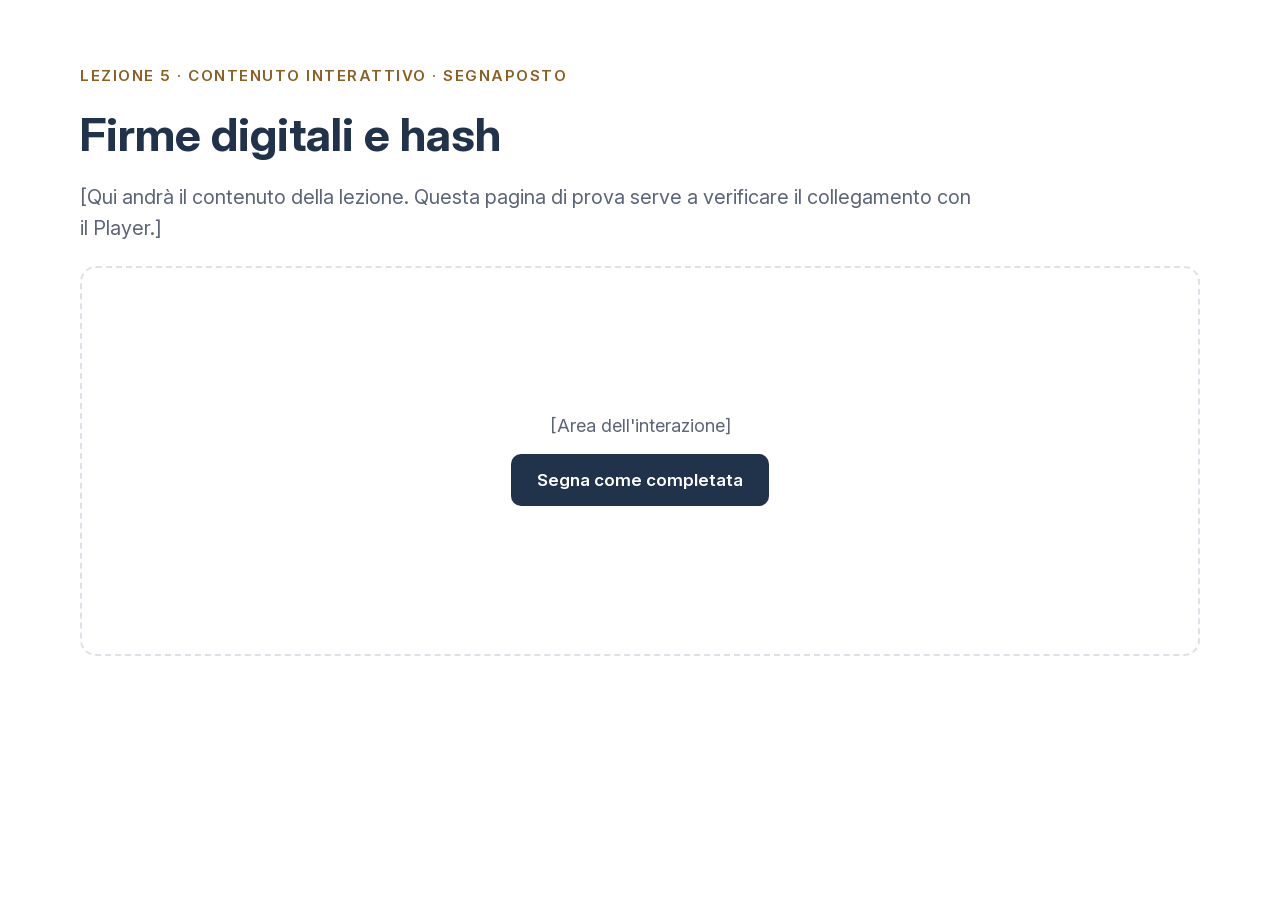
<file: pages/05-firme-hash/index.html>
<!doctype html>
<html lang="it">
<head>
<meta charset="utf-8">
<title>Firme digitali e hash</title>
<link rel="stylesheet" href="../pagina.css">
</head>
<body>
  <p class="overline">Lezione 5 · Contenuto interattivo · segnaposto</p>
  <h1>Firme digitali e hash</h1>
  <p>[Qui andrà il contenuto della lezione. Questa pagina di prova serve a verificare il collegamento con il Player.]</p>
  <div class="area" id="area">
    <span class="todo">[Area dell'interazione]</span>
    <button type="button" class="todo" id="doneBtn">Segna come completata</button>
    <span class="done">✓ Lezione completata</span>
  </div>
  <script src="../../player/player-bridge.js"></script>
  <script>
    document.getElementById("doneBtn").addEventListener("click", function () {
      player.complete();
      document.getElementById("area").classList.add("is-done");
    });
    document.addEventListener("player:init", function (e) {
      if (e.detail.lesson.status === "done") document.getElementById("area").classList.add("is-done");
    });
  </script>
</body>
</html>
</file>
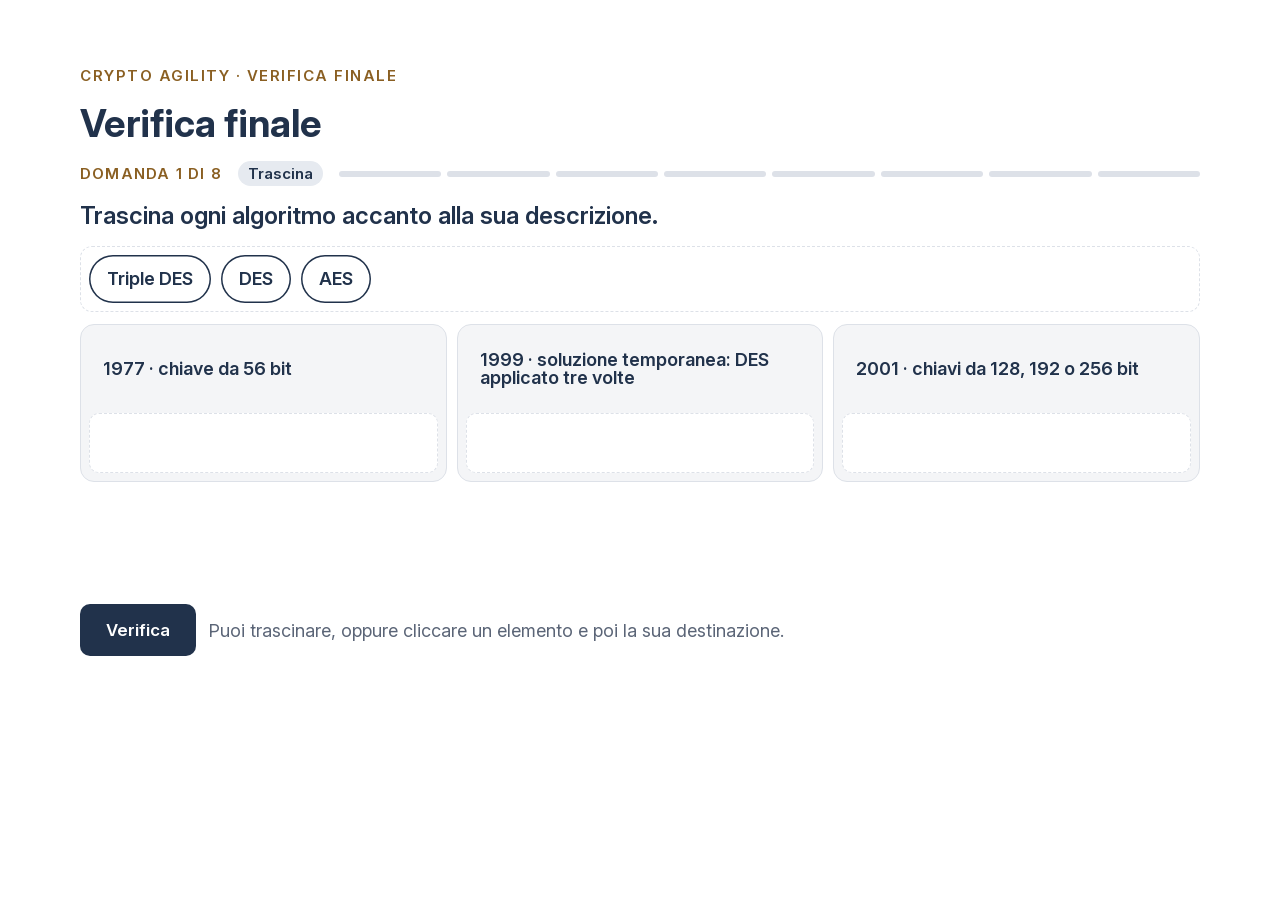
<file: pages/06-quiz/index.html>
<!doctype html>
<html lang="it">
<head>
<meta charset="utf-8">
<title>Verifica finale</title>
<link rel="stylesheet" href="../pagina.css">
<style>
  [hidden] { display: none !important; }
  body { gap: 16px; }
  h1 { font-size: 38px; }

  .quiz { flex: 1; min-height: 0; display: flex; flex-direction: column; gap: 14px; }
  .testa { display: flex; align-items: center; gap: 16px; }
  .testa .n { font-size: 15px; font-weight: 600; letter-spacing: .08em; text-transform: uppercase; color: var(--color-accent-text); }
  .testa .tipo { font-size: 15px; font-weight: 600; padding: 3px 10px; border-radius: 999px; background: var(--color-primary-100); color: var(--color-primary); }
  .barra { flex: 1; display: flex; gap: 6px; }
  .barra span { flex: 1; height: 6px; border-radius: 3px; background: var(--color-border); }
  .barra span.fatta { background: var(--color-accent); }
  .domanda-testo { font-size: 24px; line-height: 1.35; font-weight: 600; color: var(--color-primary); max-width: none; }
  .area { flex: 1; min-height: 0; border: 0; display: flex; flex-direction: column; align-items: stretch; justify-content: flex-start; gap: 12px; color: var(--color-text); font-size: 19px; }
  .azioni { display: flex; gap: 12px; align-items: center; }
  .feedback { font-size: 19px; line-height: 1.45; }

  /* Scelta multipla */
  .mc { display: grid; grid-template-columns: repeat(2, minmax(0, 1fr)); gap: 10px; }
  .mc button, .vf button { height: auto; min-height: 56px; padding: 10px 16px; text-align: left; font-size: 18px; line-height: 1.3; font-weight: 500;
    background: #fff; color: var(--color-text); box-shadow: inset 0 0 0 1.5px var(--color-border); }
  .mc button:hover, .vf button:hover { background: var(--color-bg); }
  .mc button[aria-pressed="true"], .vf button[aria-pressed="true"] { box-shadow: inset 0 0 0 2px var(--color-primary); background: var(--color-primary-100); color: var(--color-primary); font-weight: 600; }
  .giusta { background: var(--color-success-100) !important; color: var(--color-success) !important; box-shadow: inset 0 0 0 2px var(--color-success) !important; }
  .sbagliata { background: var(--color-error-100) !important; color: var(--color-error) !important; box-shadow: inset 0 0 0 2px var(--color-error) !important; }

  /* Vero / falso */
  .vf-riga { display: grid; grid-template-columns: minmax(0, 1fr) 130px 130px; gap: 10px; align-items: center; background: var(--color-bg); border-radius: 12px; padding: 8px 8px 8px 16px; }
  .vf-riga span { font-size: 19px; }
  .vf { display: contents; }
  .vf button { text-align: center; min-height: 48px; }

  /* Trascina e rilascia */
  .pool { display: flex; gap: 10px; flex-wrap: wrap; min-height: 64px; padding: 8px; border: 1.5px dashed var(--color-border); border-radius: 12px; align-items: center; }
  .pool .vuoto { font-size: 18px; color: var(--color-text-muted); padding: 0 8px; }
  .chip { height: 48px; padding: 0 18px; border-radius: 999px; font-size: 18px; background: #fff; color: var(--color-primary); box-shadow: inset 0 0 0 1.5px var(--color-primary); cursor: grab; }
  .chip:hover { background: var(--color-primary-100); }
  .chip[aria-pressed="true"] { background: var(--color-primary); color: #fff; }
  .zone { display: grid; gap: 10px; }
  .zone.righe { grid-template-columns: 1fr; }
  .zone.colonne { grid-template-columns: repeat(2, minmax(0, 1fr)); }
  .zona { border: 1.5px solid var(--color-border); border-radius: 14px; background: var(--color-bg); padding: 8px; display: grid; gap: 8px; align-items: center; }
  .zone.righe .zona { grid-template-columns: minmax(0, 1fr) 260px; }
  .zona.sopra { border-color: var(--color-accent); background: var(--color-accent-100); }
  .zona-target { height: auto; min-height: 48px; padding: 8px 14px; text-align: left; font-size: 18px; font-weight: 600; background: transparent; color: var(--color-primary); box-shadow: none; }
  .zona-target:hover { background: #fff; }
  .slot { display: flex; gap: 8px; flex-wrap: wrap; min-height: 52px; align-items: center; padding: 2px 6px; border-radius: 10px; background: #fff; border: 1px dashed var(--color-border); }
  .zone.colonne .slot { min-height: 100px; align-content: flex-start; padding: 8px; }
  .zone.tre { grid-template-columns: repeat(3, minmax(0, 1fr)); }
  .zone.tre .zona-target { min-height: 72px; }
  .zone.tre .slot { min-height: 60px; justify-content: center; }

  /* Ordinamento */
  .ordine { display: flex; flex-direction: column; gap: 10px; }
  .ordine-riga { display: grid; grid-template-columns: 44px minmax(0, 1fr) 52px 52px; gap: 10px; align-items: center; background: #fff; border: 1.5px solid var(--color-border); border-radius: 12px; padding: 6px 8px 6px 14px; font-size: 19px; }
  .ordine-riga .pos { width: 36px; height: 36px; border-radius: 50%; display: flex; align-items: center; justify-content: center; font-weight: 700; background: var(--color-accent-100); color: var(--color-accent-text); }
  .ordine-riga button { width: 52px; height: 48px; padding: 0; font-size: 20px; background: #fff; color: var(--color-primary); box-shadow: inset 0 0 0 1.5px var(--color-border); }
  .ordine-riga button:disabled { opacity: .35; cursor: default; }
  .ordine-riga.giusta, .ordine-riga.sbagliata { box-shadow: none !important; }

  /* Completa la frase */
  .frase { font-size: 22px; line-height: 2.1; color: var(--color-text); max-width: none; }
  .frase select { font: 600 20px var(--font-family); color: var(--color-primary); height: 48px; padding: 0 10px; border: 1.5px solid var(--color-primary); border-radius: 10px; background: #fff; margin: 0 4px; }
  .frase select:focus-visible, .chip:focus-visible, .zona-target:focus-visible { outline: 3px solid var(--color-accent-text); outline-offset: 2px; }
  .frase select.giusta, .frase select.sbagliata { border-width: 2px; }

  /* Esito finale */
  .esito-finale { flex: 1; display: flex; flex-direction: column; align-items: flex-start; justify-content: center; gap: 18px; }
  .punteggio { font: 700 72px/1 var(--font-family); color: var(--color-primary); }
  .punteggio small { font-size: 28px; color: var(--color-text-muted); font-weight: 600; }
  .esito-finale .feedback { font-size: 21px; max-width: 900px; }
</style>
</head>
<body>
  <p class="overline">Crypto agility · Verifica finale</p>
  <h1>Verifica finale</h1>

  <div class="quiz" id="quiz">
    <div class="testa"><span class="n" id="numero"></span><span class="tipo" id="tipo"></span><span class="barra" id="barra" aria-hidden="true"></span></div>
    <p class="domanda-testo" id="testo"></p>
    <div class="area" id="area"></div>
    <div class="feedback" id="feedback" aria-live="polite"></div>
    <div class="azioni">
      <button type="button" id="verifica">Verifica</button>
      <button type="button" id="avanti" hidden>Avanti</button>
      <span class="piccolo" id="aiuto"></span>
    </div>
  </div>

  <div class="esito-finale" id="finale" hidden>
    <div class="punteggio" id="punteggio"></div>
    <div class="feedback" id="fbFinale" aria-live="polite"></div>
    <div class="azioni"><button type="button" id="riprova" hidden>Riprova la verifica</button></div>
  </div>

  <script src="../../player/player-bridge.js"></script>
  <script>
    /* ===================== Le 8 domande (2 per modulo) ===================== */
    var SOGLIA = 6;   // risposte giuste necessarie su 8 per superare la verifica
    var DOMANDE = [
      { tipo: "dndRighe", etichetta: "Trascina", testo: "Trascina ogni algoritmo accanto alla sua descrizione.",
        chips: ["DES", "Triple DES", "AES"],
        zone: [{ id: "z1", t: "1977 · chiave da 56 bit", ok: "DES" },
               { id: "z2", t: "1999 · soluzione temporanea: DES applicato tre volte", ok: "Triple DES" },
               { id: "z3", t: "2001 · chiavi da 128, 192 o 256 bit", ok: "AES" }],
        spiega: "DES (1977) ha una chiave da 56 bit; Triple DES (1999) era una soluzione temporanea; AES (2001) è lo standard attuale." },
      { tipo: "mc", etichetta: "Scelta multipla", testo: "Perché DES è stato sostituito?",
        opzioni: ["Era troppo lento per i computer moderni", "Con computer più potenti si potevano provare tutte le chiavi", "Usava due chiavi diverse", "Non funzionava sui telefoni"], ok: 1,
        spiega: "Con 56 bit, l'aumento della potenza di calcolo ha reso realistico provare tutte le chiavi (forza bruta)." },
      { tipo: "vf", etichetta: "Vero o falso", testo: "Per ogni affermazione sulla crittografia asimmetrica, scegli vero o falso.",
        righe: [{ t: "La chiave pubblica si può dare a chiunque.", ok: true },
                { t: "La chiave pubblica serve a riaprire il messaggio.", ok: false },
                { t: "La chiave privata resta solo al suo proprietario.", ok: true }],
        spiega: "La chiave pubblica serve a chiudere e si dà a tutti; solo la chiave privata, che resta al proprietario, riapre il messaggio." },
      { tipo: "mc", etichetta: "Scelta multipla", testo: "Secondo il NIST, cosa minaccia un computer quantistico crittograficamente rilevante?",
        opzioni: ["Solo le password", "La crittografia a chiave pubblica", "Solo i vecchi algoritmi come DES", "Nessun algoritmo in uso oggi"], ok: 1,
        spiega: "La minaccia riguarda la crittografia a chiave pubblica: per questo va sostituita tutta, non un solo algoritmo." },
      { tipo: "ordine", etichetta: "Ordina", testo: "Metti in ordine le fasi del passaggio al post-quantum descritte dal NIST.",
        voci: ["Solo algoritmi classici", "Modalità ibrida: classico e post-quantum insieme", "Solo algoritmi post-quantum"],
        partenza: [2, 0, 1],
        spiega: "Si parte dagli algoritmi classici, si passa alla modalità ibrida e infine ai soli algoritmi post-quantum." },
      { tipo: "completa", etichetta: "Completa la frase", testo: "Scegli le parole giuste per completare la frase.",
        frase: ["Dispositivo e servizio scelgono l'algoritmo ", 0, ". Se una spia toglie le opzioni più forti si parla di attacco di ", 1, "."],
        menu: [["…", "più nuovo che esiste", "migliore che conoscono entrambi", "scelto dal dispositivo"],
               ["…", "forza bruta", "downgrade", "aggiornamento"]],
        ok: [2, 2],
        spiega: "Si sceglie il migliore che conoscono entrambi. Forzare la scelta di un algoritmo più debole è un attacco di downgrade." },
      { tipo: "dndColonne", etichetta: "Trascina", testo: "Trascina ogni oggetto nella colonna giusta.",
        chips: ["Browser", "App del telefono", "Smart card", "Chiavetta USB di firma"],
        zone: [{ id: "agg", t: "Si aggiorna con il software", ok: ["Browser", "App del telefono"] },
               { id: "sost", t: "Di solito va sostituito", ok: ["Smart card", "Chiavetta USB di firma"] }],
        spiega: "Il software riceve i nuovi algoritmi con gli aggiornamenti; carte e chiavette con chip supportano algoritmi fissi e di solito si sostituiscono." },
      { tipo: "mc", etichetta: "Scelta multipla", testo: "Hai un file cifrato con un algoritmo appena ritirato. Cosa succede di solito?",
        opzioni: ["Non si può più aprire", "Si cancella da solo", "Si può ancora aprire, ma non si cifrano nuovi file con quell'algoritmo", "Viene ri-cifrato da solo"], ok: 2,
        spiega: "Cifrare nuovi dati con l'algoritmo ritirato viene bloccato, ma decifrare i file già salvati può restare permesso." }
    ];

    /* ===================== Stato e utilità ===================== */
    var idx = 0, punti = 0, verificata = false, stato = {};
    var area = document.getElementById("area"), fb = document.getElementById("feedback");
    var bVerifica = document.getElementById("verifica"), bAvanti = document.getElementById("avanti");
    document.getElementById("barra").innerHTML = DOMANDE.map(function () { return "<span></span>"; }).join("");
    function esc(s) { return String(s).replace(/&/g, "&amp;").replace(/</g, "&lt;").replace(/"/g, "&quot;"); }
    function mescola(a) { a = a.slice(); for (var i = a.length - 1; i > 0; i--) { var j = Math.floor(Math.random() * (i + 1)); var t = a[i]; a[i] = a[j]; a[j] = t; } return a; }

    /* ===================== Disegno delle domande ===================== */
    function mostra() {
      var d = DOMANDE[idx];
      verificata = false;
      document.getElementById("numero").textContent = "Domanda " + (idx + 1) + " di " + DOMANDE.length;
      document.getElementById("tipo").textContent = d.etichetta;
      document.getElementById("testo").textContent = d.testo;
      Array.prototype.forEach.call(document.getElementById("barra").children, function (s, i) { s.className = i < idx ? "fatta" : ""; });
      fb.className = "feedback"; fb.textContent = "";
      bVerifica.hidden = false; bAvanti.hidden = true;
      document.getElementById("aiuto").textContent = d.tipo.indexOf("dnd") === 0 ? "Puoi trascinare, oppure cliccare un elemento e poi la sua destinazione." : "";
      if (d.tipo === "mc") { stato = { scelta: null }; disegnaMc(); }
      if (d.tipo === "vf") { stato = { r: d.righe.map(function () { return null; }) }; disegnaVf(); }
      if (d.tipo === "ordine") { stato = { ordine: d.partenza.slice() }; disegnaOrdine(); }
      if (d.tipo === "completa") { disegnaCompleta(); }
      if (d.tipo === "dndRighe" || d.tipo === "dndColonne") {
        var pos = {}; mescola(d.chips).forEach(function (c) { pos[c] = "pool"; });
        stato = { pos: pos, ordinePool: Object.keys(pos), sel: null };
        disegnaDnd();
      }
    }

    function disegnaMc() {
      var d = DOMANDE[idx];
      area.innerHTML = '<div class="mc" role="group">' + d.opzioni.map(function (o, i) {
        return '<button type="button" data-i="' + i + '" aria-pressed="' + (stato.scelta === i) + '">' + esc(o) + "</button>";
      }).join("") + "</div>";
    }
    function disegnaVf() {
      var d = DOMANDE[idx];
      area.innerHTML = d.righe.map(function (r, i) {
        return '<div class="vf-riga"><span>' + esc(r.t) + '</span><div class="vf" role="group" aria-label="' + esc(r.t) + '">' +
          '<button type="button" data-r="' + i + '" data-v="1" aria-pressed="' + (stato.r[i] === true) + '">Vero</button>' +
          '<button type="button" data-r="' + i + '" data-v="0" aria-pressed="' + (stato.r[i] === false) + '">Falso</button></div></div>';
      }).join("");
    }
    function disegnaOrdine() {
      var d = DOMANDE[idx], n = stato.ordine.length;
      area.innerHTML = '<div class="ordine">' + stato.ordine.map(function (v, i) {
        return '<div class="ordine-riga" data-pos="' + i + '"><span class="pos">' + (i + 1) + "</span><span>" + esc(d.voci[v]) + "</span>" +
          '<button type="button" data-su="' + i + '" aria-label="Sposta su: ' + esc(d.voci[v]) + '"' + (i === 0 || verificata ? " disabled" : "") + ">↑</button>" +
          '<button type="button" data-giu="' + i + '" aria-label="Sposta giù: ' + esc(d.voci[v]) + '"' + (i === n - 1 || verificata ? " disabled" : "") + ">↓</button></div>";
      }).join("") + "</div>";
    }
    function disegnaCompleta() {
      var d = DOMANDE[idx];
      area.innerHTML = '<p class="frase">' + d.frase.map(function (p) {
        if (typeof p === "string") return esc(p);
        return '<select data-m="' + p + '" aria-label="Spazio ' + (p + 1) + '">' + d.menu[p].map(function (o, i) { return '<option value="' + i + '">' + esc(o) + "</option>"; }).join("") + "</select>";
      }).join("") + "</p>";
    }
    function disegnaDnd() {
      var d = DOMANDE[idx];
      function chip(c) {
        return '<button type="button" class="chip" draggable="true" data-chip="' + esc(c) + '" aria-pressed="' + (stato.sel === c) + '">' + esc(c) + "</button>";
      }
      var inPool = stato.ordinePool.filter(function (c) { return stato.pos[c] === "pool"; });
      var html = '<div class="pool" data-zona="pool">' + (inPool.length ? inPool.map(chip).join("") : '<span class="vuoto">Tutti gli elementi sono stati posizionati.</span>') +
        '</div><div class="zone ' + (d.tipo === "dndRighe" ? "tre" : "colonne") + '">' + d.zone.map(function (z) {
          var dentro = stato.ordinePool.filter(function (c) { return stato.pos[c] === z.id; });
          return '<div class="zona" data-zona="' + z.id + '"><button type="button" class="zona-target" data-zona="' + z.id + '">' + esc(z.t) + '</button><div class="slot">' + dentro.map(chip).join("") + "</div></div>";
        }).join("") + "</div>";
      area.innerHTML = html;
    }

    /* ===================== Interazioni ===================== */
    area.addEventListener("click", function (e) {
      if (verificata) return;
      var d = DOMANDE[idx], b = e.target.closest("button");
      if (!b) return;
      if (d.tipo === "mc") { stato.scelta = +b.getAttribute("data-i"); disegnaMc(); area.querySelector('[data-i="' + stato.scelta + '"]').focus(); }
      if (d.tipo === "vf") {
        var r = +b.getAttribute("data-r"), v = b.getAttribute("data-v") === "1";
        stato.r[r] = v; disegnaVf(); area.querySelector('[data-r="' + r + '"][data-v="' + (v ? 1 : 0) + '"]').focus();
      }
      if (d.tipo === "ordine") {
        var o = stato.ordine, i, j, sel;
        if (b.hasAttribute("data-su")) { i = +b.getAttribute("data-su"); j = i - 1; sel = "data-su"; }
        else if (b.hasAttribute("data-giu")) { i = +b.getAttribute("data-giu"); j = i + 1; sel = "data-giu"; }
        else return;
        var t = o[i]; o[i] = o[j]; o[j] = t; disegnaOrdine();
        var f = area.querySelector("[" + sel + '="' + j + '"]:not([disabled])') || area.querySelector('[data-pos="' + j + '"] button:not([disabled])');
        if (f) f.focus();
      }
      if (d.tipo === "dndRighe" || d.tipo === "dndColonne") {
        if (b.classList.contains("chip")) {
          var c = b.getAttribute("data-chip");
          stato.sel = stato.sel === c ? null : c; disegnaDnd();
          var cb = area.querySelector('.chip[data-chip="' + c.replace(/"/g, '\\"') + '"]'); if (cb) cb.focus();
        } else if (b.classList.contains("zona-target") && stato.sel) {
          sposta(stato.sel, b.getAttribute("data-zona"));
        }
      }
    });
    function sposta(c, zona) {
      var d = DOMANDE[idx];
      if (d.tipo === "dndRighe" && zona !== "pool") {   // una sola risposta per riga: chi c'era torna in alto
        Object.keys(stato.pos).forEach(function (k) { if (stato.pos[k] === zona && k !== c) stato.pos[k] = "pool"; });
      }
      stato.pos[c] = zona; stato.sel = null; disegnaDnd();
      var t = area.querySelector('.zona-target[data-zona="' + zona + '"]') || area.querySelector(".chip"); if (t) t.focus();
    }
    // Clic sull'area «pool» per riportare indietro un elemento selezionato
    area.addEventListener("click", function (e) {
      var d = DOMANDE[idx];
      if (verificata || !(d.tipo === "dndRighe" || d.tipo === "dndColonne") || !stato.sel) return;
      if (e.target.classList && e.target.classList.contains("pool")) sposta(stato.sel, "pool");
    });
    // Trascinamento con il mouse
    area.addEventListener("dragstart", function (e) {
      var b = e.target.closest && e.target.closest(".chip"); if (!b || verificata) return;
      e.dataTransfer.setData("text/plain", b.getAttribute("data-chip")); e.dataTransfer.effectAllowed = "move";
    });
    area.addEventListener("dragover", function (e) {
      var z = e.target.closest && e.target.closest("[data-zona]"); if (!z || verificata) return;
      e.preventDefault();
      area.querySelectorAll(".zona.sopra").forEach(function (x) { x.classList.remove("sopra"); });
      var box = z.closest(".zona"); if (box) box.classList.add("sopra");
    });
    area.addEventListener("dragleave", function (e) {
      var box = e.target.closest && e.target.closest(".zona"); if (box && !box.contains(e.relatedTarget)) box.classList.remove("sopra");
    });
    area.addEventListener("drop", function (e) {
      var z = e.target.closest && e.target.closest("[data-zona]"); if (!z || verificata) return;
      e.preventDefault();
      var c = e.dataTransfer.getData("text/plain"); if (c) sposta(c, z.getAttribute("data-zona"));
    });

    /* ===================== Verifica ===================== */
    function completa() {
      var d = DOMANDE[idx];
      if (d.tipo === "mc") return stato.scelta !== null;
      if (d.tipo === "vf") return stato.r.every(function (v) { return v !== null; });
      if (d.tipo === "completa") return Array.prototype.every.call(area.querySelectorAll("select"), function (s) { return s.value !== "0"; });
      if (d.tipo === "dndRighe" || d.tipo === "dndColonne") return Object.keys(stato.pos).every(function (k) { return stato.pos[k] !== "pool"; });
      return true;
    }
    bVerifica.addEventListener("click", function () {
      if (!completa()) { fb.className = "feedback ko"; fb.textContent = "Completa la risposta prima di verificare."; return; }
      var d = DOMANDE[idx], giusto = true;
      verificata = true;
      if (d.tipo === "mc") {
        giusto = stato.scelta === d.ok;
        area.querySelectorAll(".mc button").forEach(function (b) {
          var i = +b.getAttribute("data-i");
          if (i === d.ok) b.classList.add("giusta"); else if (i === stato.scelta) b.classList.add("sbagliata");
        });
      }
      if (d.tipo === "vf") {
        d.righe.forEach(function (r, i) {
          var ok = stato.r[i] === r.ok; if (!ok) giusto = false;
          var b = area.querySelector('[data-r="' + i + '"][data-v="' + (stato.r[i] ? 1 : 0) + '"]'); b.classList.add(ok ? "giusta" : "sbagliata");
        });
      }
      if (d.tipo === "ordine") {
        disegnaOrdine();
        area.querySelectorAll(".ordine-riga").forEach(function (riga, i) {
          var ok = stato.ordine[i] === i; if (!ok) giusto = false; riga.classList.add(ok ? "giusta" : "sbagliata");
        });
      }
      if (d.tipo === "completa") {
        area.querySelectorAll("select").forEach(function (s) {
          var ok = +s.value === d.ok[+s.getAttribute("data-m")]; if (!ok) giusto = false;
          s.classList.add(ok ? "giusta" : "sbagliata"); s.disabled = true;
        });
      }
      if (d.tipo === "dndRighe" || d.tipo === "dndColonne") {
        area.querySelectorAll(".chip").forEach(function (b) {
          var c = b.getAttribute("data-chip"), z = d.zone.filter(function (x) { return x.id === stato.pos[c]; })[0];
          var ok = z && (Array.isArray(z.ok) ? z.ok.indexOf(c) >= 0 : z.ok === c);
          if (!ok) giusto = false; b.classList.add(ok ? "giusta" : "sbagliata"); b.draggable = false;
        });
      }
      if (giusto) punti++;
      fb.className = "feedback " + (giusto ? "ok" : "ko");
      fb.textContent = (giusto ? "✓ Corretto. " : "✗ Non del tutto. ") + d.spiega;
      bVerifica.hidden = true; bAvanti.hidden = false;
      bAvanti.textContent = idx < DOMANDE.length - 1 ? "Avanti" : "Vedi il risultato";
      bAvanti.focus();
    });
    bAvanti.addEventListener("click", function () {
      if (idx < DOMANDE.length - 1) { idx++; mostra(); return; }
      fine();
    });

    /* ===================== Risultato ===================== */
    function fine() {
      document.getElementById("quiz").hidden = true;
      document.getElementById("finale").hidden = false;
      document.getElementById("punteggio").innerHTML = punti + " <small>su " + DOMANDE.length + "</small>";
      var f = document.getElementById("fbFinale"), r = document.getElementById("riprova");
      if (punti >= SOGLIA) {
        f.className = "feedback ok";
        f.textContent = "✓ Verifica superata! Hai risposto correttamente a " + punti + " domande su " + DOMANDE.length + ". Premi Termina nella barra in basso per concludere il corso.";
        r.hidden = true;
        player.setStatus("passed");
      } else {
        f.className = "feedback ko";
        f.textContent = "✗ Verifica non superata: servono almeno " + SOGLIA + " risposte giuste su " + DOMANDE.length + ". Ripassa i moduli e riprova.";
        r.hidden = false;
        player.setStatus("failed");
      }
    }
    document.getElementById("riprova").addEventListener("click", function () {
      idx = 0; punti = 0;
      document.getElementById("finale").hidden = true;
      document.getElementById("quiz").hidden = false;
      mostra();
    });

    /* Se la verifica era già superata, mostra direttamente l'esito */
    document.addEventListener("player:init", function (e) {
      if (e.detail.lesson.status !== "done") return;
      document.getElementById("quiz").hidden = true;
      document.getElementById("finale").hidden = false;
      document.getElementById("punteggio").textContent = "✓";
      var f = document.getElementById("fbFinale");
      f.className = "feedback ok"; f.textContent = "✓ Verifica già superata. Puoi rifarla quando vuoi.";
      document.getElementById("riprova").hidden = false;
    });

    mostra();
  </script>
</body>
</html>
</file>
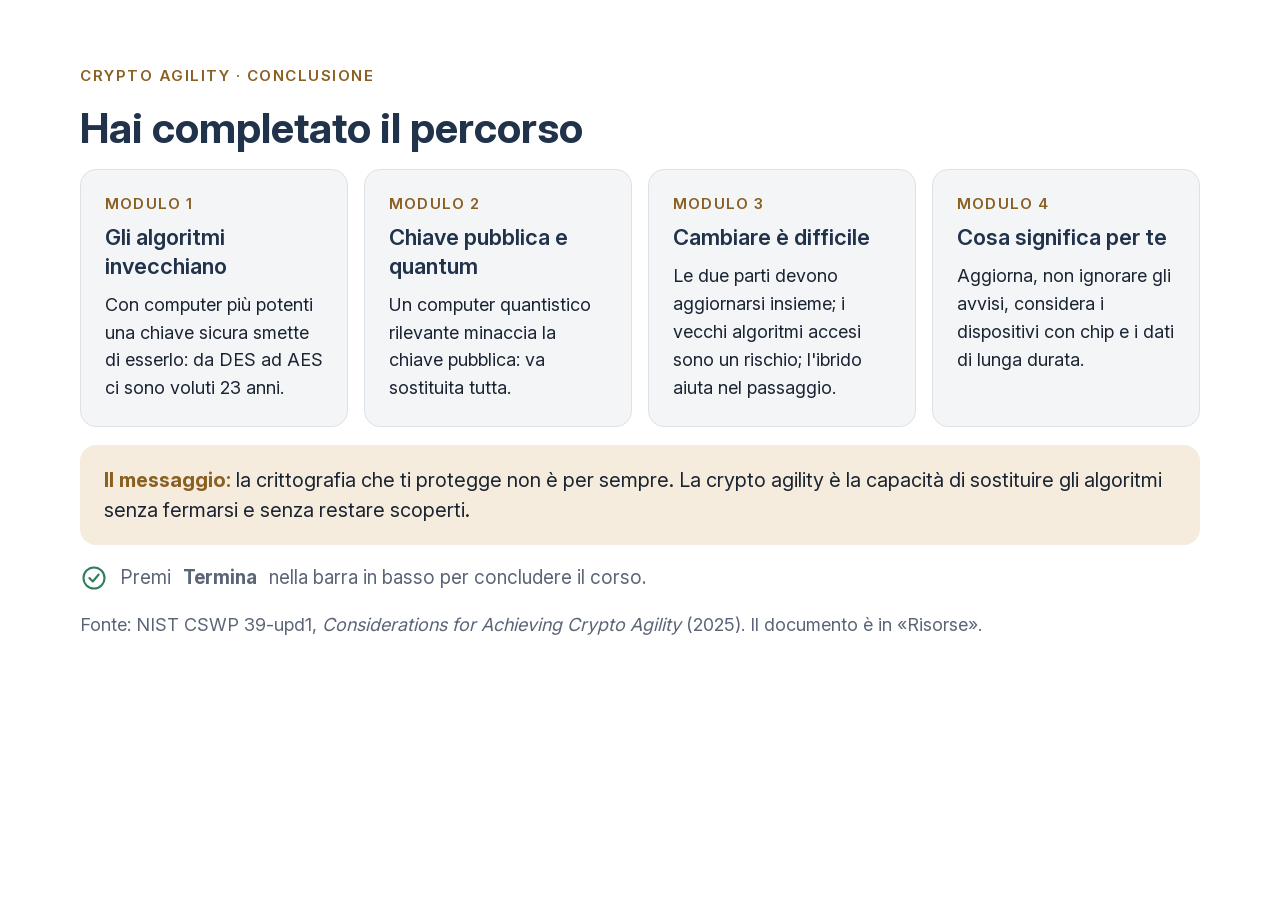
<file: pages/07-conclusione/index.html>
<!doctype html>
<html lang="it">
<head>
<meta charset="utf-8">
<title>Hai completato il percorso</title>
<link rel="stylesheet" href="../pagina.css">
<style>
  body { gap: 18px; }
  h1 { font-size: 42px; }
  .card .num { display: block; font-size: 15px; font-weight: 600; letter-spacing: .08em; text-transform: uppercase; color: var(--color-accent-text); }
  .card p { font-size: 18px; }
  .griglia-4 { display: grid; grid-template-columns: repeat(4, minmax(0, 1fr)); gap: 16px; }
  .fonte { font-size: 18px; color: var(--color-text-muted); max-width: none; }
  .chiusura { display: flex; align-items: center; gap: 12px; font-size: 19px; color: var(--color-text-muted); }
  .chiusura svg { width: 28px; height: 28px; color: var(--color-success); flex: none; }
</style>
</head>
<body>
  <p class="overline">Crypto agility · Conclusione</p>
  <h1>Hai completato il percorso</h1>

  <div class="griglia-4">
    <div class="card"><span class="num">Modulo 1</span><h3>Gli algoritmi invecchiano</h3><p>Con computer più potenti una chiave sicura smette di esserlo: da DES ad AES ci sono voluti 23 anni.</p></div>
    <div class="card"><span class="num">Modulo 2</span><h3>Chiave pubblica e quantum</h3><p>Un computer quantistico rilevante minaccia la chiave pubblica: va sostituita tutta.</p></div>
    <div class="card"><span class="num">Modulo 3</span><h3>Cambiare è difficile</h3><p>Le due parti devono aggiornarsi insieme; i vecchi algoritmi accesi sono un rischio; l'ibrido aiuta nel passaggio.</p></div>
    <div class="card"><span class="num">Modulo 4</span><h3>Cosa significa per te</h3><p>Aggiorna, non ignorare gli avvisi, considera i dispositivi con chip e i dati di lunga durata.</p></div>
  </div>

  <div class="box-info"><span><strong>Il messaggio:</strong> la crittografia che ti protegge non è per sempre. La crypto agility è la capacità di sostituire gli algoritmi senza fermarsi e senza restare scoperti.</span></div>

  <p class="chiusura"><svg viewBox="0 0 24 24" fill="none" stroke="currentColor" stroke-width="1.75" stroke-linecap="round" stroke-linejoin="round" aria-hidden="true"><circle cx="12" cy="12" r="9"/><path d="M8 12l3 3 5-6"/></svg>Premi <b>Termina</b> nella barra in basso per concludere il corso.</p>
  <p class="fonte">Fonte: NIST CSWP 39-upd1, <em>Considerations for Achieving Crypto Agility</em> (2025). Il documento è in «Risorse».</p>

  <script src="../../player/player-bridge.js"></script>
</body>
</html>
</file>
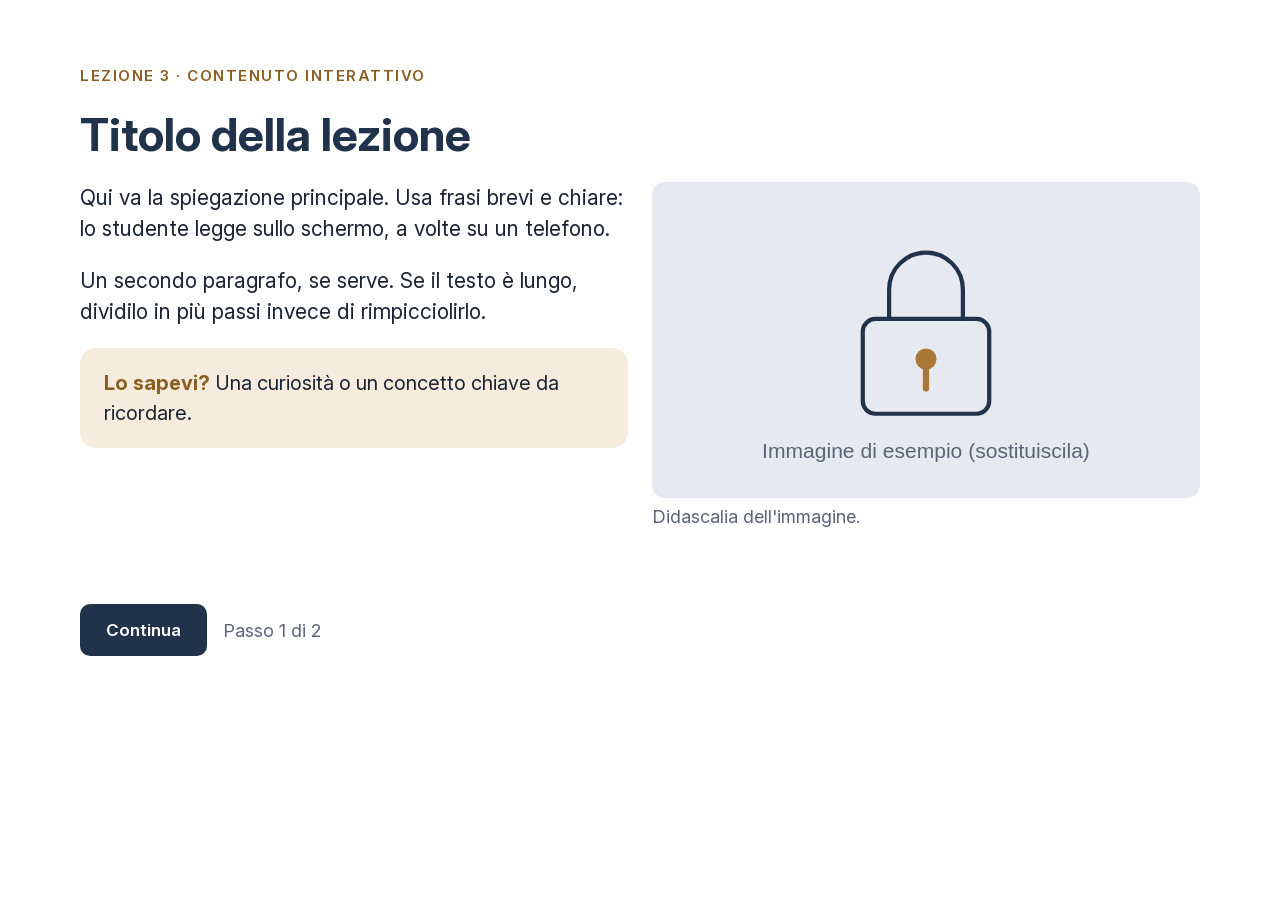
<file: pages/_modello/index.html>
<!doctype html>
<html lang="it">
<head>
<meta charset="utf-8">
<!-- ✏️ MODIFICA QUI: il titolo della lezione (compare nella scheda del browser) -->
<title>Titolo della lezione</title>

<!-- ⛔ NON TOCCARE: stile comune del corso (colori, caratteri, componenti pronti) -->
<link rel="stylesheet" href="../pagina.css">

<!-- ✏️ Facoltativo: stili solo per questa lezione. Usa i colori var(--color-...) della guida. -->
<style>
</style>
</head>
<body>
  <!-- =====================================================================
       PAGINA MODELLO — copia l'intera cartella _modello, rinominala
       (es. 03-simmetrica) e modifica solo le parti segnate con ✏️.
       La pagina misura 1280 × 720 px: tutto deve starci SENZA scorrere.
       ===================================================================== -->

  <!-- ✏️ Sovratitolo e titolo -->
  <p class="overline">Lezione 3 · Contenuto interattivo</p>
  <h1>Titolo della lezione</h1>

  <!-- ================= PASSO 1: spiegazione ================= -->
  <section class="passo" id="passo-1" aria-label="Passo 1 di 2">
    <div class="griglia-2">
      <div style="display: flex; flex-direction: column; gap: 20px;">
        <!-- ✏️ Testo: massimo 3–4 frasi brevi per riquadro -->
        <p class="testo">Qui va la spiegazione principale. Usa frasi brevi e chiare: lo studente legge sullo schermo, a volte su un telefono.</p>
        <p class="testo">Un secondo paragrafo, se serve. Se il testo è lungo, dividilo in più passi invece di rimpicciolirlo.</p>
        <!-- ✏️ Riquadro evidenziato (facoltativo: cancellalo se non serve) -->
        <div class="box-info"><span><strong>Lo sapevi?</strong> Una curiosità o un concetto chiave da ricordare.</span></div>
      </div>
      <!-- ✏️ Immagine: metti il file in questa cartella e scrivi qui il nome esatto.
           "alt" = descrizione per chi non vede l'immagine (obbligatoria). -->
      <figure class="figura">
        <img src="immagine-esempio.svg" alt="Un lucchetto chiuso, simbolo della crittografia">
        <figcaption>Didascalia dell'immagine.</figcaption>
      </figure>
    </div>
  </section>

  <!-- ================= PASSO 2: verifica ================= -->
  <section class="passo" id="passo-2" aria-label="Passo 2 di 2" hidden>
    <!-- ✏️ Domanda -->
    <h2>Domanda: quale di queste affermazioni è corretta?</h2>
    <div class="scelte" id="scelte">
      <!-- ✏️ Risposte: data-giusta="si" sulla risposta corretta (una sola) -->
      <button type="button" data-giusta="no">Prima risposta (sbagliata)</button>
      <button type="button" data-giusta="si">Seconda risposta (giusta)</button>
      <button type="button" data-giusta="no">Terza risposta (sbagliata)</button>
    </div>
    <!-- Qui compare il risultato (non toccare l'id) -->
    <div class="feedback" id="feedback" aria-live="polite"></div>
  </section>

  <!-- Navigazione tra i passi DENTRO la pagina (non è il pulsante Avanti del corso) -->
  <div class="passi-nav">
    <button type="button" class="btn-secondario" id="indietro" hidden>Indietro</button>
    <button type="button" id="continua">Continua</button>
    <span id="contatore">Passo 1 di 2</span>
  </div>

  <!-- ⛔ NON TOCCARE: collega la pagina al Player. Deve restare prima dello script sotto. -->
  <script src="../../player/player-bridge.js"></script>

  <script>
    // ✏️ Testi dei messaggi di risposta
    var MESSAGGIO_GIUSTO = "✓ Corretto! Hai completato la lezione: ora puoi andare avanti.";
    var MESSAGGIO_SBAGLIATO = "✗ Non è corretto. Rileggi la spiegazione e riprova.";

    // ---------- Da qui in poi non serve modificare nulla ----------
    var passi = document.querySelectorAll(".passo");
    var attuale = 0;

    function mostraPasso(n) {
      attuale = n;
      passi.forEach(function (p, i) { p.hidden = i !== n; });
      document.getElementById("indietro").hidden = n === 0;
      document.getElementById("continua").hidden = n === passi.length - 1;
      document.getElementById("contatore").textContent = "Passo " + (n + 1) + " di " + passi.length;
    }
    document.getElementById("continua").addEventListener("click", function () { mostraPasso(attuale + 1); });
    document.getElementById("indietro").addEventListener("click", function () { mostraPasso(attuale - 1); });

    var feedback = document.getElementById("feedback");
    document.getElementById("scelte").addEventListener("click", function (e) {
      var scelta = e.target.closest("button");
      if (!scelta) return;
      document.querySelectorAll("#scelte button").forEach(function (b) { b.setAttribute("aria-pressed", String(b === scelta)); });
      if (scelta.getAttribute("data-giusta") === "si") {
        feedback.className = "feedback ok";
        feedback.textContent = MESSAGGIO_GIUSTO;
        player.complete();               // ← la lezione è completata: il Player sblocca Avanti
      } else {
        feedback.className = "feedback ko";
        feedback.textContent = MESSAGGIO_SBAGLIATO;
      }
    });

    // Se la lezione era già stata completata, mostra subito la domanda risolta
    document.addEventListener("player:init", function (e) {
      if (e.detail.lesson.status === "done") {
        mostraPasso(passi.length - 1);
        feedback.className = "feedback ok";
        feedback.textContent = MESSAGGIO_GIUSTO;
      }
    });

    mostraPasso(0);
  </script>
</body>
</html>
</file>
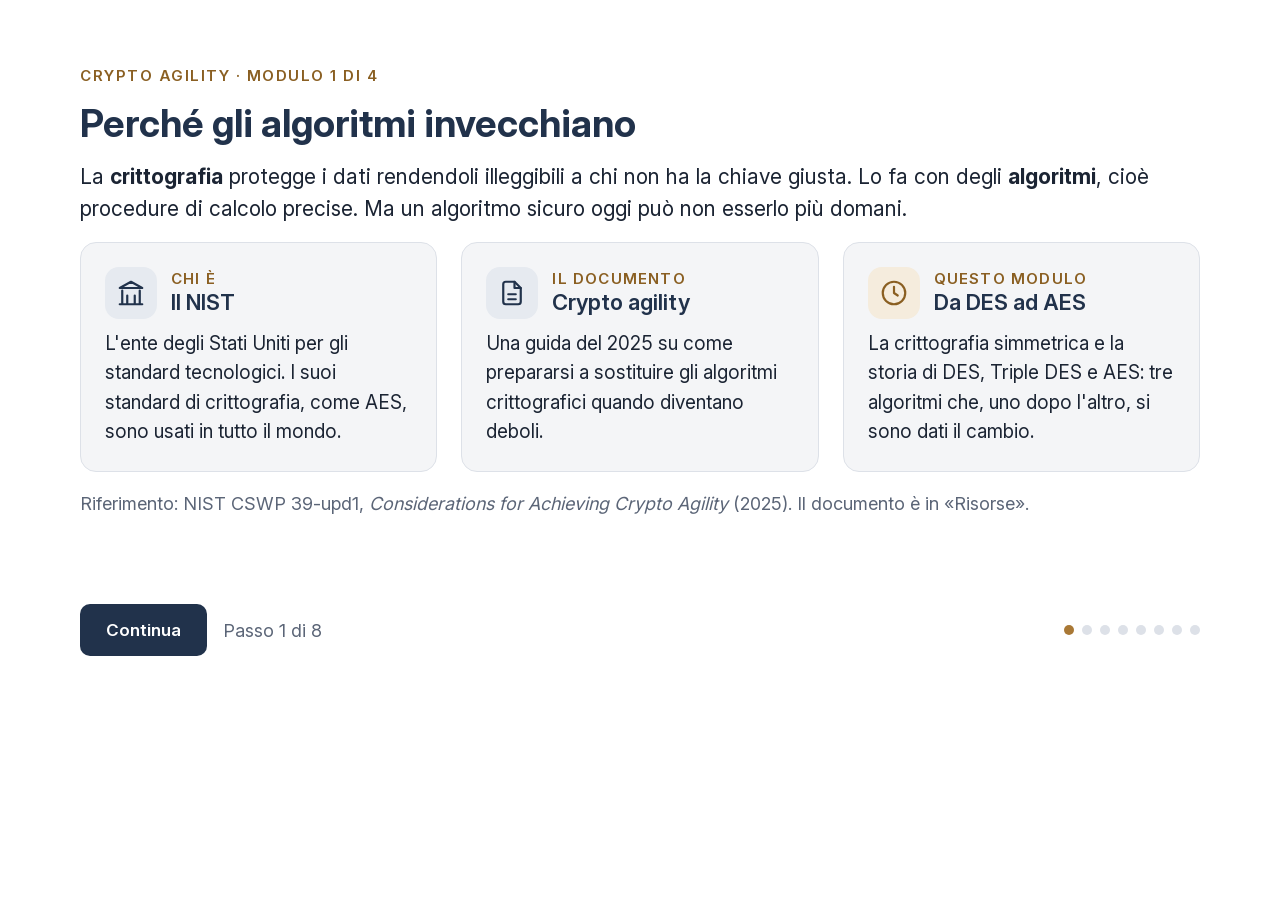
<file: pages/ca-01-algoritmi-invecchiano/index.html>
<!doctype html>
<html lang="it">
<head>
<meta charset="utf-8">
<title>Perché gli algoritmi invecchiano</title>
<link rel="stylesheet" href="../pagina.css">
<style>
  [hidden] { display: none !important; }   /* i riquadri nascosti restano nascosti anche se hanno display: flex */
  body { gap: 16px; }
  h1 { font-size: 38px; }
  .passo { gap: 18px; }
  .mono { font-family: ui-monospace, Consolas, monospace; }

  /* Icone e card (stesso stile della lezione 4) */
  .ic { width: 52px; height: 52px; border-radius: 14px; display: flex; align-items: center; justify-content: center; background: var(--color-primary-100); color: var(--color-primary); flex: none; }
  .ic svg { width: 30px; height: 30px; }
  .ic.oro { background: var(--color-accent-100); color: var(--color-accent-text); }
  .card .num { display: block; font-size: 15px; font-weight: 600; letter-spacing: .08em; text-transform: uppercase; color: var(--color-accent-text); }
  .card-head { display: flex; align-items: center; gap: 14px; }
  section.passo:first-of-type .griglia-3 { align-items: stretch; }   /* le tre card dell'introduzione hanno la stessa altezza */
  .tag { display: inline-block; font-size: 15px; font-weight: 600; letter-spacing: .04em; text-transform: uppercase; padding: 3px 10px; border-radius: 999px; background: var(--color-primary-100); color: var(--color-primary); white-space: nowrap; }
  .tag.oro { background: var(--color-accent-100); color: var(--color-accent-text); }

  .lab { background: var(--color-bg); border: 1px solid var(--color-border); border-radius: 16px; padding: 20px 24px; display: flex; flex-direction: column; gap: 12px; }
  .lab label, .lab .etichetta { font-size: 19px; font-weight: 600; color: var(--color-primary); }
  .colonna { display: flex; flex-direction: column; gap: 16px; }
  .azioni { display: flex; gap: 10px; flex-wrap: wrap; }
  .azioni button { height: 48px; font-size: 17px; padding: 0 18px; }
  .risultato { display: flex; align-items: center; justify-content: space-between; gap: 12px; padding: 12px 18px; border-radius: 12px; background: var(--color-accent-100); font-size: 19px; font-weight: 600; color: var(--color-primary); }
  .risultato b { font: 700 32px/1 ui-monospace, Consolas, monospace; }
  .risultato.scuro { background: var(--color-primary); color: #fff; }
  .risultato.ok { background: var(--color-success-100); color: var(--color-success); }
  .risultato.ko { background: var(--color-error-100); color: var(--color-error); }

  /* Passo 2: laboratorio dei bit */
  .griglia-bit { display: grid; grid-template-columns: 460px minmax(0, 1fr); gap: 24px; align-items: start; }
  .griglia-bit .colonna { gap: 12px; }
  .griglia-bit .testo { font-size: 20px; }
  .regola { display: grid; grid-template-columns: repeat(2, minmax(0, 1fr)); gap: 8px; }
  .regola span { background: #fff; border: 1px solid var(--color-border); border-radius: 10px; padding: 8px 10px; font-size: 18px; text-align: center; color: var(--color-text); }
  .regola b { color: var(--color-primary); }
  .bit-riga { display: grid; grid-template-columns: 170px auto minmax(0, 1fr); gap: 14px; align-items: center; font-size: 18px; color: var(--color-text); }
  .bit-riga .nome { font-weight: 600; color: var(--color-primary); }
  .bits { display: flex; gap: 6px; }
  .griglia-bit .lab { gap: 6px; padding: 12px 22px; }
  .griglia-bit .azioni button { height: 44px; }
  .griglia-bit .risultato { padding: 10px 16px; }
  .bit { width: 38px; height: 38px; border-radius: 8px; display: flex; align-items: center; justify-content: center; font: 700 20px ui-monospace, Consolas, monospace;
    background: #fff; color: var(--color-primary); border: 1.5px solid var(--color-border); padding: 0; }
  .bit.uno { background: var(--color-primary); color: #fff; border-color: var(--color-primary); }
  button.bit { cursor: pointer; box-shadow: none; border-color: var(--color-accent); }
  button.bit:hover { background: var(--color-accent-100); }
  button.bit.uno:hover { background: var(--color-primary-700); }
  .bit.sbagliato { box-shadow: 0 0 0 3px var(--color-error); }
  .bit-riga .esito { font-size: 18px; color: var(--color-text-muted); }
  .bit-riga .esito b { font-size: 24px; color: var(--color-primary); }
  .bit-riga.cifrata .bit { background: var(--color-accent-100); border-color: var(--color-accent); color: var(--color-accent-text); }
  .bit-riga.cifrata .bit.uno { background: var(--color-accent-text); color: #fff; }
  .lettera { width: 64px; height: 44px; font: 700 22px var(--font-family); text-align: center; text-transform: uppercase; border: 1.5px solid var(--color-border); border-radius: 8px; color: var(--color-primary); }
  .lettera:focus-visible { outline: 3px solid var(--color-accent-text); outline-offset: 2px; }
  .separatore { border-top: 1px dashed var(--color-border); }

  /* Passo 3: confronto DES, Triple DES, AES */
  .confronto { display: grid; grid-template-columns: 240px minmax(0, 1fr); gap: 24px; align-items: start; }
  .scelta-alg { display: flex; flex-direction: column; gap: 10px; }
  .scelta-alg button { height: auto; min-height: 72px; padding: 10px 18px; text-align: left; font-size: 22px; line-height: 1.2;
    background: #fff; color: var(--color-primary); box-shadow: inset 0 0 0 1.5px var(--color-border); }
  .scelta-alg button small { display: block; font-size: 17px; font-weight: 500; color: var(--color-text-muted); }
  .scelta-alg button:hover { background: var(--color-bg); }
  .scelta-alg button[aria-pressed="true"] { background: var(--color-primary); color: #fff; box-shadow: none; }
  .scelta-alg button[aria-pressed="true"] small { color: var(--color-on-dark-muted, #C9D1DC); }
  .scheda { gap: 10px; }
  .metafora { font-size: 19px; line-height: 1.45; color: var(--color-text); max-width: none; }
  .misura { display: grid; grid-template-columns: 90px minmax(0, 1fr) 300px; gap: 14px; align-items: center; font-size: 18px; }
  .m-nome { font-weight: 600; color: var(--color-primary); }
  .barra { height: 22px; border-radius: 999px; background: #fff; border: 1px solid var(--color-border); overflow: hidden; }
  .barra span { display: block; height: 100%; background: var(--color-primary); border-radius: 999px; transition: width .3s var(--ease-standard, ease); }
  .misura:nth-of-type(2) .barra span { background: var(--color-accent); }
  .m-val { font-weight: 600; color: var(--color-text); }
  .info-alg { display: grid; grid-template-columns: repeat(2, minmax(0, 1fr)); gap: 10px; }
  .info-alg > div { background: #fff; border: 1px solid var(--color-border); border-radius: 12px; padding: 10px 12px; font-size: 18px; line-height: 1.4; color: var(--color-text); display: flex; flex-direction: column; gap: 6px; }
  .info-alg .tag { align-self: flex-start; }

  /* Passo 4: forza bruta */
  .slider-riga { display: flex; align-items: center; gap: 18px; font-size: 20px; font-weight: 600; color: var(--color-primary); }
  .slider-riga input { flex: 1; height: 32px; accent-color: var(--color-primary); }
  .slider-riga output { min-width: 110px; text-align: center; font-size: 24px; font-weight: 700; background: var(--color-primary-100); border-radius: 10px; padding: 4px 10px; }
  .preset { display: grid; grid-template-columns: repeat(2, minmax(0, 1fr)); gap: 10px; }
  .preset button { height: auto; min-height: 56px; padding: 8px 14px; text-align: left; line-height: 1.25; font-size: 17px; font-weight: 600;
    background: #fff; color: var(--color-primary); box-shadow: inset 0 0 0 1.5px var(--color-border); }
  .preset button small { display: block; font-size: 16px; font-weight: 500; color: var(--color-text-muted); }
  .preset button:hover { background: var(--color-bg); }
  .preset button[aria-pressed="true"] { box-shadow: inset 0 0 0 2px var(--color-primary); background: var(--color-primary-100); }
  .preset.tre { grid-template-columns: repeat(3, minmax(0, 1fr)); }
  .preset.tre button { min-height: 48px; font-size: 17px; }
  .preset button { min-height: 48px; padding: 4px 14px; }
  .preset { gap: 8px; }
  .riga { display: flex; flex-direction: column; gap: 4px; padding: 10px 0; border-bottom: 1px solid var(--color-border); font-size: 18px; color: var(--color-text-muted); }
  .riga:last-of-type { border-bottom: 0; }
  .riga .valore { font: 700 26px/1.25 ui-monospace, Consolas, monospace; color: var(--color-primary); word-break: break-all; }
  .riga .valore.oro { color: var(--color-accent-text); }

  /* Passo 4: linea del tempo */
  .timeline { position: relative; display: grid; grid-template-columns: repeat(5, minmax(0, 1fr)); gap: 12px; padding-top: 4px; }
  .timeline::before { content: ""; position: absolute; left: 4%; right: 4%; top: 30px; height: 3px; background: var(--color-border); }
  .tappa { position: relative; display: flex; flex-direction: column; align-items: center; gap: 8px; }
  .tappa button { height: 52px; min-width: 104px; padding: 0 16px; font-size: 20px; border-radius: 999px; background: #fff; color: var(--color-primary); box-shadow: inset 0 0 0 2px var(--color-border); }
  .tappa button:hover { background: var(--color-bg); }
  .tappa button.vista { box-shadow: inset 0 0 0 2px var(--color-accent); background: var(--color-accent-100); color: var(--color-accent-text); }
  .tappa button[aria-pressed="true"] { background: var(--color-primary); color: #fff; box-shadow: none; }
  .tappa span { font-size: 18px; font-weight: 600; color: var(--color-text-muted); text-align: center; line-height: 1.25; }
  .dettaglio { min-height: 150px; }
  .dettaglio h3 { display: flex; align-items: center; gap: 12px; }
  .fonte { font-size: 18px; color: var(--color-text-muted); }

  /* Passo 5: casi */
  .caso .rivela { display: none; flex-direction: column; gap: 8px; }
  .caso.aperto .rivela { display: flex; }
  .caso.aperto .chiuso { display: none; }
  .caso .lezione { font-size: 18px; line-height: 1.4; background: #fff; border-radius: 10px; padding: 8px 12px; color: var(--color-text); }
  .caso .lezione strong { color: var(--color-accent-text); }
  .caso button { align-self: flex-start; }
  .caso.aperto { background: #fff; }
  .caso { padding: 16px 20px; gap: 8px; }
  .caso button { height: 44px; }
  #sezCasi, #sezQuiz { gap: 12px; }
  #sezForza .lab { gap: 8px; }
  .caso p { font-size: 18px; line-height: 1.45; }
  .caso p.sotto { color: var(--color-text-muted); font-style: italic; }

  /* Quiz */
  .domanda { display: flex; flex-direction: column; gap: 8px; }
  .domanda p { font-size: 20px; font-weight: 600; color: var(--color-primary); max-width: none; }
  .opzioni { display: grid; grid-template-columns: repeat(3, minmax(0, 1fr)); gap: 10px; }
  .opzioni button { height: auto; min-height: 56px; padding: 10px 14px; text-align: left; line-height: 1.3; font-size: 17px; font-weight: 500;
    background: #fff; color: var(--color-text); box-shadow: inset 0 0 0 1.5px var(--color-border); }
  .opzioni button:hover { background: var(--color-bg); }
  .opzioni button.giusta { background: var(--color-success-100); color: var(--color-success); box-shadow: inset 0 0 0 2px var(--color-success); font-weight: 600; }
  .opzioni button.sbagliata { background: var(--color-error-100); color: var(--color-error); box-shadow: inset 0 0 0 2px var(--color-error); }

  /* Indicatore dei passi */
  .punti { display: flex; gap: 8px; }
  .punti span { width: 10px; height: 10px; border-radius: 50%; background: var(--color-border); }
  .punti span.attivo { background: var(--color-accent); }
  .passi-nav .spazio { flex: 1; }
  .sr-only { position: absolute; width: 1px; height: 1px; overflow: hidden; clip: rect(0 0 0 0); white-space: nowrap; }
</style>
</head>
<body>
  <p class="overline">Crypto agility · Modulo 1 di 4</p>
  <h1>Perché gli algoritmi invecchiano</h1>

  <!-- ================= PASSO 1 · Introduzione ================= -->
  <section class="passo" aria-label="Introduzione">
    <p class="testo" style="max-width: none;">La <strong>crittografia</strong> protegge i dati rendendoli illeggibili a chi non ha la chiave giusta. Lo fa con degli <strong>algoritmi</strong>, cioè procedure di calcolo precise. Ma un algoritmo sicuro oggi può non esserlo più domani.</p>
    <div class="griglia-3">
      <div class="card">
        <div class="card-head"><span class="ic"><svg viewBox="0 0 24 24" fill="none" stroke="currentColor" stroke-width="1.75" stroke-linecap="round" stroke-linejoin="round" aria-hidden="true"><path d="M3 21h18M5 21V10M19 21V10M9 21v-7M15 21v-7M12 3l9 5H3z"/></svg></span>
        <span><span class="num">Chi è</span><h3>Il NIST</h3></span></div>
        <p>L'ente degli Stati Uniti per gli standard tecnologici. I suoi standard di crittografia, come AES, sono usati in tutto il mondo.</p>
      </div>
      <div class="card">
        <div class="card-head"><span class="ic"><svg viewBox="0 0 24 24" fill="none" stroke="currentColor" stroke-width="1.75" stroke-linecap="round" stroke-linejoin="round" aria-hidden="true"><path d="M14 3H7a2 2 0 0 0-2 2v14a2 2 0 0 0 2 2h10a2 2 0 0 0 2-2V8z"/><path d="M14 3v5h5M9 13h6M9 17h6"/></svg></span>
        <span><span class="num">Il documento</span><h3>Crypto agility</h3></span></div>
        <p>Una guida del 2025 su come prepararsi a sostituire gli algoritmi crittografici quando diventano deboli.</p>
      </div>
      <div class="card">
        <div class="card-head"><span class="ic oro"><svg viewBox="0 0 24 24" fill="none" stroke="currentColor" stroke-width="1.75" stroke-linecap="round" stroke-linejoin="round" aria-hidden="true"><circle cx="12" cy="12" r="9"/><path d="M12 7v5l3 2"/></svg></span>
        <span><span class="num">Questo modulo</span><h3>Da DES ad AES</h3></span></div>
        <p>La crittografia simmetrica e la storia di DES, Triple DES e AES: tre algoritmi che, uno dopo l'altro, si sono dati il cambio.</p>
      </div>
    </div>
    <p class="fonte" style="max-width: none;">Riferimento: NIST CSWP 39-upd1, <em>Considerations for Achieving Crypto Agility</em> (2025). Il documento è in «Risorse».</p>
  </section>

  <!-- ================= PASSO 2 · Una chiave sola ================= -->
  <section class="passo" aria-label="Una chiave sola" hidden>
    <p class="testo" style="max-width: none;">Nella crittografia <strong>simmetrica</strong> mittente e destinatario usano <strong>la stessa chiave segreta</strong>. Serve sia per <strong>cifrare</strong> (rendere il messaggio illeggibile) sia per <strong>decifrare</strong> (tornare al testo originale).</p>
    <div class="griglia-3">
      <div class="card">
        <div class="card-head"><span class="ic oro"><svg viewBox="0 0 24 24" fill="none" stroke="currentColor" stroke-width="1.75" stroke-linecap="round" stroke-linejoin="round" aria-hidden="true"><circle cx="8" cy="15" r="4"/><path d="M11 12l9-9M17 6l3 3M15 8l2 2"/></svg></span>
        <span><span class="num">1 · Alice e Bob</span><h3>Condividono la chiave</h3></span></div>
        <p>Entrambi hanno una copia della stessa chiave segreta.</p>
      </div>
      <div class="card">
        <div class="card-head"><span class="ic"><svg viewBox="0 0 24 24" fill="none" stroke="currentColor" stroke-width="1.75" stroke-linecap="round" stroke-linejoin="round" aria-hidden="true"><rect x="5" y="11" width="14" height="9" rx="2"/><path d="M8 11V8a4 4 0 0 1 8 0v3"/></svg></span>
        <span><span class="num">2 · Alice</span><h3>Chiude il messaggio</h3></span></div>
        <p>Con la chiave lo trasforma in dati illeggibili e lo spedisce.</p>
      </div>
      <div class="card">
        <div class="card-head"><span class="ic"><svg viewBox="0 0 24 24" fill="none" stroke="currentColor" stroke-width="1.75" stroke-linecap="round" stroke-linejoin="round" aria-hidden="true"><rect x="5" y="11" width="14" height="9" rx="2"/><path d="M8 11V7a4 4 0 0 1 7.5-2"/></svg></span>
        <span><span class="num">3 · Bob</span><h3>Lo riapre</h3></span></div>
        <p>Con <strong>la stessa chiave</strong> torna al messaggio originale.</p>
      </div>
    </div>
    <div class="box-info"><span><strong>Dove la usi ogni giorno:</strong> Wi-Fi, dischi cifrati, siti con il lucchetto usano AES, un algoritmo simmetrico.</span></div>  </section>

  <!-- ================= PASSO 2 · Laboratorio dei bit ================= -->
  <section class="passo" aria-label="Laboratorio dei bit" hidden>
    <div class="griglia-bit">
      <div class="colonna">
        <p class="testo">Lettere e chiave sono file di <strong>8 bit</strong>. Lo <strong>XOR</strong> confronta i bit nella stessa posizione:</p>
        <div class="regola" aria-label="Regola XOR">
          <span><b>bit uguali</b> → 0</span><span><b>bit diversi</b> → 1</span>
        </div>
        <p class="testo">Rifacendo lo XOR con <strong>la stessa chiave</strong> si torna al messaggio.</p>
        <div class="box-info"><span><strong>Prova:</strong> clicca i bit della chiave di Alice, poi dai a Bob una chiave sbagliata.</span></div>
        <p class="fonte">Esempio semplificato: AES mescola i bit molte volte, ma usa anche lui la stessa chiave per cifrare e decifrare.</p>
      </div>
      <div class="lab" aria-live="polite">
        <div class="bit-riga">
          <label class="nome" for="lettera">Messaggio</label>
          <span class="bits" id="bMsg"></span>
          <span class="esito"><input id="lettera" class="lettera" maxlength="1" value="A" aria-label="Lettera del messaggio"></span>
        </div>
        <div class="bit-riga">
          <span class="nome">Chiave di Alice</span>
          <span class="bits" id="bChiave" role="group" aria-label="Bit della chiave di Alice, clicca per cambiarli"></span>
          <span class="esito">clicca i bit</span>
        </div>
        <div class="bit-riga cifrata">
          <span class="nome">Cifrato</span>
          <span class="bits" id="bCifrato"></span>
          <span class="esito">illeggibile</span>
        </div>
        <div class="separatore" aria-hidden="true"></div>
        <div class="bit-riga">
          <span class="nome">Chiave di Bob</span>
          <span class="bits" id="bChiaveBob"></span>
          <span class="esito" id="statoBob">uguale</span>
        </div>
        <div class="bit-riga">
          <span class="nome">Bob legge</span>
          <span class="bits" id="bRisultato"></span>
          <span class="esito"><b id="letteraBob">A</b></span>
        </div>
        <div class="azioni">
          <button type="button" id="bobSbaglia">Dai a Bob una chiave sbagliata</button>
        </div>
        <div class="risultato ok" id="esitoBit">✓ Stessa chiave: Bob legge il messaggio di Alice.</div>
      </div>
    </div>
  </section>

  <!-- ================= PASSO 3 · DES, Triple DES e AES a confronto ================= -->
  <section class="passo" aria-label="DES, Triple DES e AES a confronto" hidden>
    <p class="testo" style="max-width: none;">Tre generazioni di algoritmi simmetrici. Cambiano la <strong>chiave</strong> (quanti bit ha il segreto) e il <strong>blocco</strong> (la lunghezza dei pezzi in cui si divide il messaggio per cifrarlo). <strong>Scegli un algoritmo.</strong></p>
    <div class="confronto">
      <div class="scelta-alg" id="sceltaAlg" role="group" aria-label="Scegli l'algoritmo da confrontare">
        <button type="button" data-a="0">DES<small>1977</small></button>
        <button type="button" data-a="1">Triple DES<small>1999</small></button>
        <button type="button" data-a="2">AES<small>2001</small></button>
      </div>
      <div class="lab scheda" aria-live="polite">
        <h3 id="algNome"></h3>
        <p class="metafora" id="algMetafora"></p>
        <div class="misura"><span class="m-nome">Chiave</span><span class="barra"><span id="barChiave"></span></span><span class="m-val" id="valChiave"></span></div>
        <div class="misura"><span class="m-nome">Blocco</span><span class="barra"><span id="barBlocco"></span></span><span class="m-val" id="valBlocco"></span></div>
        <div class="info-alg">
          <div><span class="tag">Velocità</span><span id="algVel"></span></div>
          <div><span class="tag oro">Oggi</span><span id="algOggi"></span></div>
        </div>
      </div>
    </div>
    <p class="fonte" style="max-width: none;">Fonte: NIST CSWP 39-upd1. Le barre sono in scala: la barra piena vale 256 bit.</p>
  </section>

  <!-- ================= PASSO 4 · Forza bruta ================= -->
  <section class="passo" id="sezForza" aria-label="Forza bruta" hidden>
    <p class="testo" style="max-width: none;">Senza la chiave si possono solo <strong>provare tutte</strong> (forza bruta) e <strong>ogni bit in più raddoppia</strong> i tentativi. Per questo, con computer sempre più potenti, si è passati da 56 bit (DES) a 112 (Triple DES) ad almeno 128 (AES).</p>
    <div class="griglia-2">
      <div class="lab">
        <div class="slider-riga">
          <label for="nbit">Lunghezza della chiave</label>
          <input type="range" id="nbit" min="8" max="256" step="8" value="40">
          <output id="vbit" for="nbit">40 bit</output>
        </div>
        <div class="preset" id="preset">
          <button type="button" data-bit="56">DES · 56 bit<small>standard del 1977</small></button>
          <button type="button" data-bit="112">Triple DES · 112 bit<small>soluzione temporanea</small></button>
          <button type="button" data-bit="128">AES-128 · 128 bit<small>lo standard di oggi</small></button>
          <button type="button" data-bit="256">AES-256 · 256 bit<small>il più robusto</small></button>
        </div>
        <span class="etichetta">Chi attacca?</span>
        <div class="preset tre" id="attaccante">
          <button type="button" data-v="9">1 PC di casa<small>1 miliardo/s</small></button>
          <button type="button" data-v="12">1.000 PC in rete<small>1.000 miliardi/s</small></button>
          <button type="button" data-v="15">Un data center<small>1 milione di PC</small></button>
        </div>
      </div>
      <div class="lab" aria-live="polite">
        <div class="riga"><span>Chiavi possibili</span><span class="valore" id="vComb"></span></div>
        <div class="riga"><span id="vTempoLabel">Tempo per provarle tutte</span><span class="valore oro" id="vTempo"></span></div>
        <div class="risultato" id="vVerdetto"></div>
      </div>
    </div>
    <p class="fonte" style="max-width: none;">Nei calcoli immaginiamo un buon PC di casa, con scheda grafica, che prova un miliardo di chiavi al secondo: una stima per confrontare, non un dato reale.</p>
  </section>

  <!-- ================= PASSO 4 · La linea del tempo ================= -->
  <section class="passo" aria-label="La linea del tempo" hidden>
    <p class="testo">Il NIST usa la storia dei cifrari simmetrici come primo esempio di transizione. <strong>Clicca ogni anno</strong> per scoprire cosa è successo.</p>
    <div class="timeline" id="timeline">
      <div class="tappa"><button type="button" data-t="0">1977</button><span>DES</span></div>
      <div class="tappa"><button type="button" data-t="1">1999</button><span>Triple DES</span></div>
      <div class="tappa"><button type="button" data-t="2">2001</button><span>AES</span></div>
      <div class="tappa"><button type="button" data-t="3">2023</button><span>Stop alla cifratura</span></div>
      <div class="tappa"><button type="button" data-t="4">2024</button><span>Triple DES vietato</span></div>
    </div>
    <div class="card dettaglio" id="dettaglio" aria-live="polite">
      <h3>Scegli un anno sulla linea del tempo</h3>
      <p>Le tappe visitate si colorano d'oro.</p>
    </div>
    <div class="risultato scuro" id="ventitre" hidden><span>Dal nuovo standard AES (2001) all'addio definitivo a Triple DES (2024):</span><b>23 anni</b></div>
  </section>

  <!-- ================= PASSO 5 · Succede sempre ================= -->
  <section class="passo" id="sezCasi" aria-label="Succede sempre" hidden>
    <p class="testo" id="introCasi" style="max-width: none;">Non è successo una volta sola: <strong>apri i tre casi</strong>.</p>
    <div class="box-info" id="agility" hidden><span><strong>Ecco la crypto agility:</strong> per il NIST è la capacità di sostituire e adattare gli algoritmi senza fermare le attività e senza perdere sicurezza.</span></div>
    <div class="griglia-3" id="casi">
      <div class="card caso">
        <span class="num">Hash · 2005</span><h3>SHA-1</h3>
        <p class="sotto">Funzione di hash: l'«impronta» di un documento.</p>
        <p class="chiuso">Usato per anni nelle firme digitali e nei certificati.</p>
        <div class="rivela">
          <p>Debole dal 2005: il NIST lo esclude dalle firme dal 2010, ma l'abbandono completo è previsto <strong>entro il 2030</strong>.</p>
          <p class="lezione"><strong>Lezione:</strong> la compatibilità rallenta il cambio.</p>
        </div>
        <button type="button" class="btn-secondario">Scopri cosa è successo</button>
      </div>
      <div class="card caso">
        <span class="num">Chiavi · 2013</span><h3>RSA</h3>
        <p class="sotto">Algoritmo a chiave pubblica, per firme e scambio di chiavi.</p>
        <p class="chiuso">La sua sicurezza dipende dalla lunghezza della chiave.</p>
        <div class="rivela">
          <p>Nel 2000 bastavano 1024 bit, dal 2013 ne servono <strong>2048</strong>. I dispositivi con chiave fissa vanno sostituiti.</p>
          <p class="lezione"><strong>Lezione:</strong> invecchia anche la chiave.</p>
        </div>
        <button type="button" class="btn-secondario">Scopri cosa è successo</button>
      </div>
      <div class="card caso">
        <span class="num">Browser · 2015</span><h3>RC4</h3>
        <p class="sotto">Simmetrico «a flusso»: cifra un pezzetto alla volta, senza blocchi.</p>
        <p class="chiuso">Usato per anni per proteggere i siti web.</p>
        <div class="rivela">
          <p>Debole, ma i browser lo tengono a lungo per compatibilità, fino al divieto del <strong>2015</strong>.</p>
          <p class="lezione"><strong>Lezione:</strong> serve qualcuno che lo spenga.</p>
        </div>
        <button type="button" class="btn-secondario">Scopri cosa è successo</button>
      </div>
    </div>
  </section>

  <!-- ================= PASSO 6 · Verifica ================= -->
  <section class="passo" id="sezQuiz" aria-label="Verifica" hidden>
    <p class="testo">Rispondi correttamente alle tre domande per completare il modulo.</p>
    <div class="domanda" data-q="1">
      <p>1. Nella crittografia simmetrica, quale chiave usa Bob per decifrare?</p>
      <div class="opzioni">
        <button type="button" data-ok>La stessa chiave usata da Alice</button>
        <button type="button">Una chiave diversa, pubblica</button>
        <button type="button">Nessuna: basta l'algoritmo</button>
      </div>
    </div>
    <div class="domanda" data-q="2">
      <p>2. Cosa succede se si aggiunge un bit alla chiave?</p>
      <div class="opzioni">
        <button type="button">Si aggiunge una sola chiave possibile</button>
        <button type="button" data-ok>Le chiavi possibili raddoppiano</button>
        <button type="button">Non cambia nulla</button>
      </div>
    </div>
    <div class="domanda" data-q="3">
      <p>3. Quanto è durato il passaggio completo da Triple DES ad AES?</p>
      <div class="opzioni">
        <button type="button">Circa 2 anni</button>
        <button type="button">Circa 5 anni</button>
        <button type="button" data-ok>23 anni</button>
      </div>
    </div>
    <div class="feedback" id="fbQuiz" aria-live="polite"></div>
  </section>

  <div class="passi-nav">
    <button type="button" class="btn-secondario" id="indietro">Indietro</button>
    <button type="button" id="continua">Continua</button>
    <span id="contatore">Passo 1 di 8</span>
    <span class="spazio"></span>
    <span class="punti" id="punti" aria-hidden="true"></span>
  </div>

  <script src="../../player/player-bridge.js"></script>
  <script>
    /* ---------- Passi ---------- */
    var passi = Array.prototype.slice.call(document.querySelectorAll(".passo"));
    var attuale = 0;
    var punti = document.getElementById("punti");
    punti.innerHTML = passi.map(function () { return "<span></span>"; }).join("");
    function mostraPasso(n) {
      attuale = n;
      passi.forEach(function (p, i) { p.hidden = i !== n; });
      document.getElementById("indietro").hidden = n === 0;
      document.getElementById("continua").hidden = n === passi.length - 1;
      document.getElementById("contatore").textContent = "Passo " + (n + 1) + " di " + passi.length;
      Array.prototype.forEach.call(punti.children, function (s, i) { s.className = i <= n ? "attivo" : ""; });
    }
    document.getElementById("continua").addEventListener("click", function () { mostraPasso(attuale + 1); });
    document.getElementById("indietro").addEventListener("click", function () { mostraPasso(attuale - 1); });

    function it(n) { return n.toLocaleString("it-IT"); }

    /* ---------- Passo 2: laboratorio dei bit (XOR) ---------- */
    var chiave = [1, 0, 1, 1, 0, 0, 1, 0];
    var bobSbaglia = false;
    var inLettera = document.getElementById("lettera");

    function bitsDi(n) { var b = []; for (var k = 7; k >= 0; k--) b.push((n >> k) & 1); return b; }
    function numeroDi(b) { return b.reduce(function (a, v) { return a * 2 + v; }, 0); }
    function celle(b, classiExtra) {
      return b.map(function (v, i) {
        var c = "bit" + (v ? " uno" : "") + (classiExtra && classiExtra[i] ? " " + classiExtra[i] : "");
        return '<span class="' + c + '">' + v + "</span>";
      }).join("");
    }
    function disegnaBit() {
      var l = (inLettera.value || "A").toUpperCase();
      if (!/[A-Z]/.test(l)) l = "A";
      var msg = bitsDi(l.charCodeAt(0));
      var cif = msg.map(function (v, i) { return v ^ chiave[i]; });
      var chiaveBob = chiave.slice();
      if (bobSbaglia) chiaveBob[6] = 1 - chiaveBob[6];
      var ris = cif.map(function (v, i) { return v ^ chiaveBob[i]; });
      var letteraBob = String.fromCharCode(numeroDi(ris));

      document.getElementById("bMsg").innerHTML = celle(msg);
      document.getElementById("bChiave").innerHTML = chiave.map(function (v, i) {
        return '<button type="button" class="bit' + (v ? " uno" : "") + '" data-i="' + i + '" aria-label="Bit ' + (i + 1) + ' della chiave: ' + v + '">' + v + "</button>";
      }).join("");
      document.getElementById("bCifrato").innerHTML = celle(cif);
      document.getElementById("bChiaveBob").innerHTML = celle(chiaveBob, bobSbaglia ? [0, 0, 0, 0, 0, 0, "sbagliato", 0] : null);
      document.getElementById("bRisultato").innerHTML = celle(ris);
      document.getElementById("letteraBob").textContent = /[A-Za-z0-9]/.test(letteraBob) ? letteraBob : "?";
      document.getElementById("statoBob").textContent = bobSbaglia ? "1 bit diverso" : "uguale";

      var esito = document.getElementById("esitoBit");
      if (bobSbaglia) {
        esito.className = "risultato ko";
        esito.textContent = "✗ Basta un bit diverso: Bob legge «" + document.getElementById("letteraBob").textContent + "» invece di «" + l + "».";
      } else {
        esito.className = "risultato ok";
        esito.textContent = "✓ Stessa chiave: Bob rimescola i bit e legge «" + l + "».";
      }
      document.getElementById("bobSbaglia").textContent = bobSbaglia ? "Ridai a Bob la chiave giusta" : "Dai a Bob una chiave sbagliata";
    }
    document.getElementById("bChiave").addEventListener("click", function (e) {
      var b = e.target.closest("button");
      if (!b) return;
      var i = +b.getAttribute("data-i");
      chiave[i] = 1 - chiave[i];
      disegnaBit();
      var nuovo = document.querySelector('#bChiave button[data-i="' + i + '"]');
      if (nuovo) nuovo.focus();
    });
    document.getElementById("bobSbaglia").addEventListener("click", function () { bobSbaglia = !bobSbaglia; disegnaBit(); });
    inLettera.addEventListener("input", function () {
      inLettera.value = inLettera.value.toUpperCase().replace(/[^A-Z]/g, "");
      disegnaBit();
    });
    disegnaBit();

    /* ---------- Passo 3: confronto DES, Triple DES, AES ---------- */
    var ALG = [
      { nome: "DES · Data Encryption Standard",
        metafora: "Una serratura con una chiave da 56 bit. Nel 1977 era sicura; oggi, con abbastanza computer, si prova ogni chiave in meno di un giorno.",
        chiave: 56, chiaveTesto: "56 bit", blocco: 64, bloccoTesto: "64 bit (8 lettere)",
        vel: "Veloce per i computer dell'epoca.", oggi: "Ritirato: non è più uno standard dal 2005." },
      { nome: "Triple DES · DES applicato tre volte",
        metafora: "La stessa serratura DES usata tre volte con chiavi diverse: un modo rapido per renderla più robusta riusando ciò che c'era già. Ma il blocco resta piccolo.",
        chiave: 112, chiaveTesto: "3 × 56 bit, sicurezza reale 112 bit", blocco: 64, bloccoTesto: "64 bit (8 lettere)",
        vel: "Più lenta di DES: per ogni blocco esegue DES tre volte.", oggi: "Vietato dal NIST dal 2024." },
      { nome: "AES · Advanced Encryption Standard",
        metafora: "Un algoritmo nuovo, progettato da zero: chiavi molto più lunghe e blocchi grandi il doppio.",
        chiave: 256, chiaveTesto: "128, 192 o 256 bit", blocco: 128, bloccoTesto: "128 bit (16 lettere)",
        vel: "Veloce: molti processori hanno istruzioni dedicate ad AES.", oggi: "È lo standard attuale, usato ovunque." }
    ];
    function mostraAlg(i) {
      var a = ALG[i];
      document.getElementById("algNome").textContent = a.nome;
      document.getElementById("algMetafora").textContent = a.metafora;
      document.getElementById("barChiave").style.width = (a.chiave / 256 * 100) + "%";
      document.getElementById("valChiave").textContent = a.chiaveTesto;
      document.getElementById("barBlocco").style.width = (a.blocco / 256 * 100) + "%";
      document.getElementById("valBlocco").textContent = a.bloccoTesto;
      document.getElementById("algVel").textContent = a.vel;
      document.getElementById("algOggi").textContent = a.oggi;
      document.querySelectorAll("#sceltaAlg button").forEach(function (b) {
        b.setAttribute("aria-pressed", String(+b.getAttribute("data-a") === i));
      });
    }
    document.getElementById("sceltaAlg").addEventListener("click", function (e) {
      var b = e.target.closest("button");
      if (b) mostraAlg(+b.getAttribute("data-a"));
    });
    mostraAlg(0);

    /* ---------- Passo 4: forza bruta ---------- */
    var nbit = document.getElementById("nbit");
    // Ipotesi didattica: ogni PC prova 1 miliardo (10^9) di chiavi al secondo
    var logVelocita = 12;                  // log10 delle chiavi al secondo (default: 1.000 PC)
    var NOMI_ATTACCANTE = { 9: "1 PC di casa", 12: "1.000 PC in rete", 15: "un data center" };
    var ETA_UNIVERSO = 1.38e10;            // anni
    function potenza10(log10) {
      var esp = Math.floor(log10), mant = Math.pow(10, log10 - esp);
      return mant.toFixed(1).replace(".", ",") + " × 10" + apici(esp);
    }
    function apici(n) {
      var s = "⁰¹²³⁴⁵⁶⁷⁸⁹";
      return String(n).split("").map(function (c) { return s[+c]; }).join("");
    }
    function tempoLeggibile(log10sec) {
      var sec = Math.pow(10, log10sec);
      if (sec < 1) return "meno di un secondo";
      function u(n, uno, molti) { return n + " " + (n === 1 ? uno : molti); }
      if (sec < 60) return u(Math.round(sec), "secondo", "secondi");
      if (sec < 3600) return u(Math.round(sec / 60), "minuto", "minuti");
      if (sec < 86400) return u(Math.round(sec / 3600), "ora", "ore");
      if (sec < 31557600) return u(Math.round(sec / 86400), "giorno", "giorni");
      var log10anni = log10sec - Math.log10(31557600);
      if (log10anni < 6) return it(Math.round(Math.pow(10, log10anni))) + " anni";
      return potenza10(log10anni) + " anni";
    }
    function aggiornaForza() {
      var n = +nbit.value;
      document.getElementById("vbit").textContent = n + " bit";
      var log10comb = n * Math.log10(2);
      document.getElementById("vComb").textContent = n <= 56 ? (2n ** BigInt(n)).toLocaleString("it-IT") : "≈ " + potenza10(log10comb);
      var log10sec = log10comb - logVelocita;
      document.getElementById("vTempoLabel").textContent = "Tempo per provarle tutte con " + NOMI_ATTACCANTE[logVelocita];
      document.getElementById("vTempo").textContent = tempoLeggibile(log10sec);
      var log10anni = log10sec - Math.log10(31557600);
      var v = document.getElementById("vVerdetto");
      if (log10anni < 2) {
        v.className = "risultato ko";
        v.textContent = "✗ Violabile: con abbastanza computer si trova la chiave.";
      } else if (log10anni < Math.log10(ETA_UNIVERSO)) {
        v.className = "risultato";
        v.textContent = "! Resistente oggi, ma con poco margine per il futuro.";
      } else {
        v.className = "risultato ok";
        v.textContent = "✓ Fuori portata: più dell'età dell'universo.";
      }
      document.querySelectorAll("#preset button").forEach(function (b) {
        b.setAttribute("aria-pressed", String(+b.getAttribute("data-bit") === n));
      });
      document.querySelectorAll("#attaccante button").forEach(function (b) {
        b.setAttribute("aria-pressed", String(+b.getAttribute("data-v") === logVelocita));
      });
    }
    document.getElementById("attaccante").addEventListener("click", function (e) {
      var b = e.target.closest("button");
      if (!b) return;
      logVelocita = +b.getAttribute("data-v");
      aggiornaForza();
    });
    nbit.addEventListener("input", aggiornaForza);
    document.getElementById("preset").addEventListener("click", function (e) {
      var b = e.target.closest("button");
      if (!b) return;
      nbit.value = b.getAttribute("data-bit");
      aggiornaForza();
    });
    aggiornaForza();

    /* ---------- Passo 4: linea del tempo ---------- */
    var TAPPE = [
      { t: "1977 · Nasce DES", d: "Il primo standard pubblico di cifratura: blocchi da 64 bit e chiave da 56 bit. Con l'aumento della potenza di calcolo, un attacco a forza bruta diventa realistico." },
      { t: "1999 · Perché Triple DES", d: "Serviva subito una chiave più lunga, ma un nuovo algoritmo non era ancora pronto. La via più rapida: riusare DES, già presente in moltissimi sistemi, applicandolo tre volte con due o tre chiavi. Doveva essere una soluzione temporanea." },
      { t: "2001 · Lo standard AES", d: "Il nuovo algoritmo, con chiavi da 128, 192 o 256 bit. Eppure molte applicazioni restano su Triple DES: cambiare algoritmo costa, richiede tempo e crea problemi di compatibilità." },
      { t: "2023 · Stop alla cifratura", d: "Una linea guida del NIST (SP 800-131A rev. 2) fissa alla fine del 2023 il divieto di usare Triple DES a tre chiavi per cifrare nuovi dati." },
      { t: "2024 · Triple DES vietato", d: "Triple DES non è più consentito. La transizione completa ad AES ha richiesto 23 anni." }
    ];
    var viste = {};
    document.getElementById("timeline").addEventListener("click", function (e) {
      var b = e.target.closest("button");
      if (!b) return;
      var i = +b.getAttribute("data-t");
      viste[i] = true;
      document.querySelectorAll("#timeline button").forEach(function (x) {
        var k = +x.getAttribute("data-t");
        x.setAttribute("aria-pressed", String(k === i));
        x.classList.toggle("vista", !!viste[k]);
      });
      var det = document.getElementById("dettaglio");
      det.innerHTML = "<h3>" + TAPPE[i].t + "</h3><p>" + TAPPE[i].d + "</p>";
      if (Object.keys(viste).length === TAPPE.length) {
        document.getElementById("ventitre").hidden = false;
        det.innerHTML += '<p class="fonte">Fonte: NIST CSWP 39-upd1.</p>';
      }
    });

    /* ---------- Passo 5: i tre casi ---------- */
    var aperti = 0;
    document.querySelectorAll(".caso").forEach(function (c) {
      var b = c.querySelector("button");
      b.addEventListener("click", function () {
        if (c.classList.contains("aperto")) return;
        c.classList.add("aperto");
        b.hidden = true;
        aperti++;
        if (aperti === 3) {
          document.getElementById("introCasi").hidden = true;
          document.getElementById("agility").hidden = false;
        }
      });
    });

    /* ---------- Passo 6: quiz (il modulo si completa con 3 risposte giuste) ---------- */
    var giuste = {};
    var fbQuiz = document.getElementById("fbQuiz");
    function controllaQuiz() {
      if (Object.keys(giuste).length === 3) {
        fbQuiz.className = "feedback ok";
        fbQuiz.textContent = "✓ Tutte corrette! Hai completato il modulo 1: ora puoi andare avanti.";
        player.complete();
      } else {
        fbQuiz.className = "feedback";
        fbQuiz.textContent = "";
      }
    }
    document.querySelectorAll(".domanda").forEach(function (d) {
      d.addEventListener("click", function (e) {
        var b = e.target.closest("button");
        if (!b || giuste[d.getAttribute("data-q")]) return;
        d.querySelectorAll("button").forEach(function (o) { o.classList.remove("sbagliata"); });
        if (b.hasAttribute("data-ok")) {
          b.classList.add("giusta");
          b.textContent = "✓ " + b.textContent;
          giuste[d.getAttribute("data-q")] = true;
          controllaQuiz();
        } else {
          b.classList.add("sbagliata");
          fbQuiz.className = "feedback ko";
          fbQuiz.textContent = "✗ La risposta «" + b.textContent + "» non è corretta: riprova.";
        }
      });
    });

    /* Se il modulo era già completato, mostra il quiz risolto */
    document.addEventListener("player:init", function (e) {
      if (e.detail.lesson.status !== "done") return;
      document.querySelectorAll(".domanda").forEach(function (d) {
        var b = d.querySelector("[data-ok]");
        if (!b.classList.contains("giusta")) { b.classList.add("giusta"); b.textContent = "✓ " + b.textContent; }
        giuste[d.getAttribute("data-q")] = true;
      });
      fbQuiz.className = "feedback ok";
      fbQuiz.textContent = "✓ Modulo già completato.";
    });

    mostraPasso(0);
  </script>
</body>
</html>
</file>
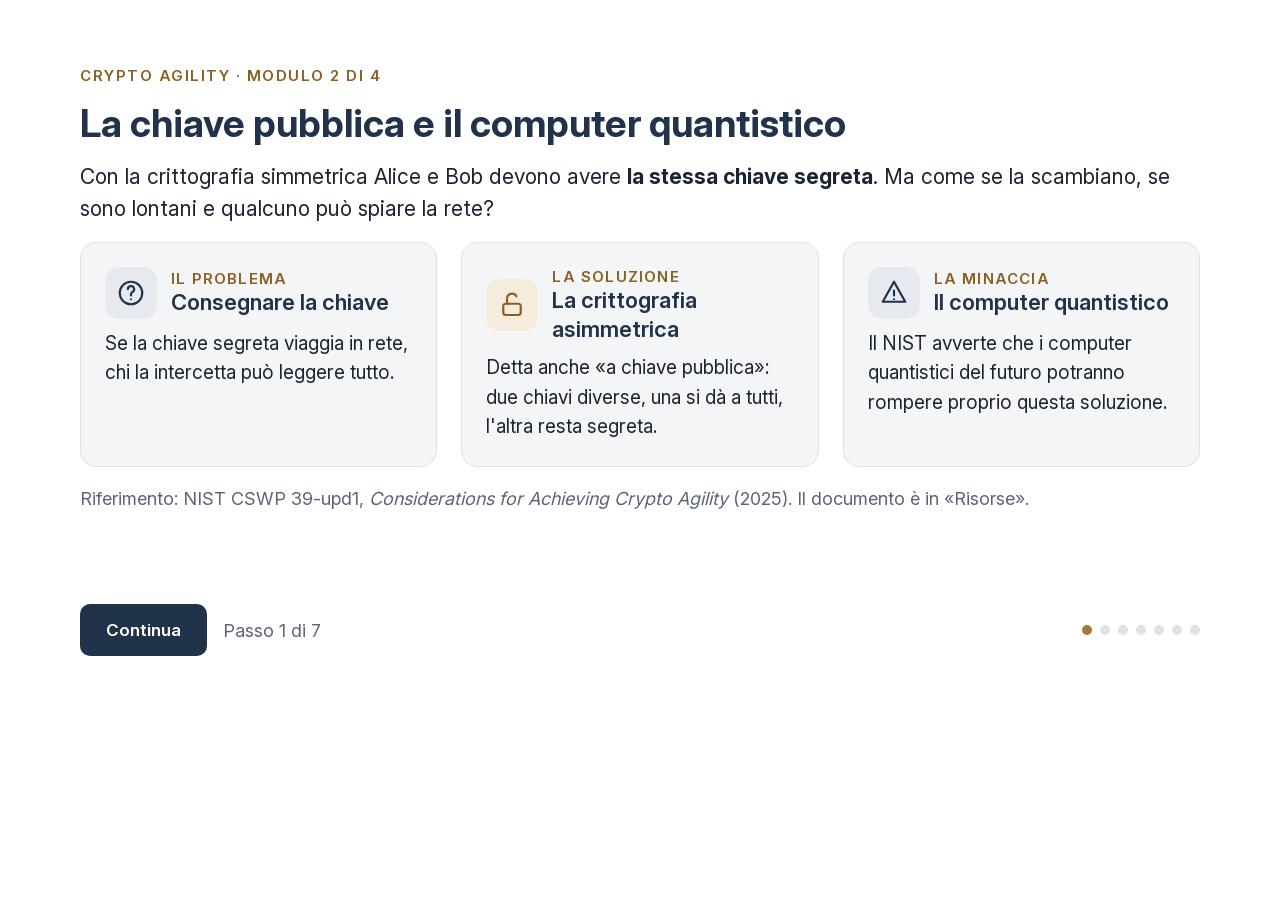
<file: pages/ca-02-chiave-pubblica-quantum/index.html>
<!doctype html>
<html lang="it">
<head>
<meta charset="utf-8">
<title>La chiave pubblica e il computer quantistico</title>
<link rel="stylesheet" href="../pagina.css">
<style>
  [hidden] { display: none !important; }   /* i riquadri nascosti restano nascosti anche se hanno display: flex */
  body { gap: 16px; }
  h1 { font-size: 38px; }
  .passo { gap: 18px; }
  .mono { font-family: ui-monospace, Consolas, monospace; }
  .fonte { font-size: 18px; color: var(--color-text-muted); max-width: none; }

  /* Icone e card (stesso stile del modulo 1) */
  .ic { width: 52px; height: 52px; border-radius: 14px; display: flex; align-items: center; justify-content: center; background: var(--color-primary-100); color: var(--color-primary); flex: none; }
  .ic svg { width: 30px; height: 30px; }
  .ic.oro { background: var(--color-accent-100); color: var(--color-accent-text); }
  .card .num { display: block; font-size: 15px; font-weight: 600; letter-spacing: .08em; text-transform: uppercase; color: var(--color-accent-text); }
  .card-head { display: flex; align-items: center; gap: 14px; }
  .tag { display: inline-block; font-size: 15px; font-weight: 600; letter-spacing: .04em; text-transform: uppercase; padding: 3px 10px; border-radius: 999px; background: var(--color-primary-100); color: var(--color-primary); white-space: nowrap; }
  .tag.oro { background: var(--color-accent-100); color: var(--color-accent-text); }
  .tag.ok { background: var(--color-success-100); color: var(--color-success); }
  .tag.ko { background: var(--color-error-100); color: var(--color-error); }

  .lab { background: var(--color-bg); border: 1px solid var(--color-border); border-radius: 16px; padding: 20px 24px; display: flex; flex-direction: column; gap: 12px; }
  .lab label, .lab .etichetta { font-size: 19px; font-weight: 600; color: var(--color-primary); }
  .azioni { display: flex; gap: 10px; flex-wrap: wrap; }
  .azioni button { height: 48px; font-size: 17px; padding: 0 18px; }
  button:disabled { opacity: .45; cursor: not-allowed; }
  .risultato { display: flex; align-items: center; justify-content: space-between; gap: 12px; padding: 12px 18px; border-radius: 12px; background: var(--color-accent-100); font-size: 19px; font-weight: 600; color: var(--color-primary); }
  .risultato b { font: 700 30px/1 ui-monospace, Consolas, monospace; }
  .risultato.scuro { background: var(--color-primary); color: #fff; }
  .risultato.ok { background: var(--color-success-100); color: var(--color-success); }
  .risultato.ko { background: var(--color-error-100); color: var(--color-error); }

  /* Passo 2: la scena con Alice, la rete e Bob */
  .scena { display: grid; grid-template-columns: repeat(3, minmax(0, 1fr)); gap: 16px; }
  .attore { background: #fff; border: 1.5px solid var(--color-border); border-radius: 16px; padding: 14px 16px; display: flex; flex-direction: column; gap: 8px; min-height: 150px; transition: border-color .2s; }
  .attore.attivo { border-color: var(--color-accent); box-shadow: 0 0 0 2px var(--color-accent-100); }
  .attore .stato { font-size: 18px; line-height: 1.4; color: var(--color-text); }
  .oggetti { display: flex; gap: 6px; flex-wrap: wrap; }

  /* Passo 3: una situazione alla volta */
  .situazione { display: flex; flex-direction: column; gap: 14px; }
  .situazione .contatore-sit { font-size: 15px; font-weight: 600; letter-spacing: .08em; text-transform: uppercase; color: var(--color-accent-text); }
  .situazione .testo-sit { font-size: 24px; line-height: 1.35; font-weight: 600; color: var(--color-primary); max-width: none; }
  .scelte-3 { display: grid; grid-template-columns: repeat(3, minmax(0, 1fr)); gap: 10px; }
  .scelte-3 button { height: auto; min-height: 60px; padding: 10px 14px; font-size: 18px; line-height: 1.25;
    background: #fff; color: var(--color-primary); box-shadow: inset 0 0 0 1.5px var(--color-border); }
  .scelte-3 button:hover { background: var(--color-bg); }
  section.passo:first-of-type .griglia-3 { align-items: stretch; }   /* le tre card dell'introduzione hanno la stessa altezza */
  .scelte-3 button small { display: block; margin-top: 4px; font-size: 16px; font-weight: 500; opacity: .8; }
  .scelte-3 button.giusta { background: var(--color-success-100); color: var(--color-success); box-shadow: inset 0 0 0 2px var(--color-success); }
  .scelte-3 button.sbagliata { background: var(--color-error-100); color: var(--color-error); box-shadow: inset 0 0 0 2px var(--color-error); }
  .feedback { font-size: 19px; }

  /* Passo 4: interruttore */
  .interruttore { display: flex; align-items: center; gap: 16px; font-size: 20px; font-weight: 600; color: var(--color-primary); }
  .interruttore button { width: 96px; height: 52px; padding: 0; border-radius: 999px; background: var(--color-border); position: relative; }
  .interruttore button::after { content: ""; position: absolute; top: 6px; left: 6px; width: 40px; height: 40px; border-radius: 50%; background: #fff; transition: left .2s; }
  .interruttore button[aria-pressed="true"] { background: var(--color-error); }
  .interruttore button[aria-pressed="true"]::after { left: 50px; }
  table { width: 100%; border-collapse: collapse; font-size: 19px; }
  th, td { text-align: left; padding: 7px 10px; border-bottom: 1px solid var(--color-border); vertical-align: middle; }
  th { font-size: 16px; text-transform: uppercase; letter-spacing: .06em; color: var(--color-text-muted); font-weight: 600; }
  td.forte { font-weight: 600; color: var(--color-primary); }

  /* Passo 5: mappa dell'organizzazione */
  .mappa { display: grid; grid-template-columns: repeat(3, minmax(0, 1fr)); gap: 10px; }
  .mappa button { height: auto; min-height: 60px; padding: 10px 16px; display: flex; align-items: center; gap: 12px; text-align: left; font-size: 19px;
    background: #fff; color: var(--color-primary); box-shadow: inset 0 0 0 1.5px var(--color-border); }
  .mappa button svg { width: 26px; height: 26px; flex: none; }
  .mappa button:hover { background: var(--color-bg); }
  .mappa button.vista { box-shadow: inset 0 0 0 2px var(--color-accent); background: var(--color-accent-100); color: var(--color-accent-text); }
  .mappa button[aria-pressed="true"] { background: var(--color-primary); color: #fff; box-shadow: none; }
  .dettaglio { min-height: 110px; }

  /* Passo 6: barre */
  .misura { display: grid; grid-template-columns: 250px minmax(0, 1fr) 150px; gap: 14px; align-items: center; font-size: 18px; }
  .m-nome { font-weight: 600; color: var(--color-primary); }
  .barra { height: 26px; border-radius: 999px; background: #fff; border: 1px solid var(--color-border); overflow: hidden; }
  .barra span { display: block; height: 100%; border-radius: 999px; background: var(--color-primary); transition: width .3s; }
  .barra.oro span { background: var(--color-accent); transition: width .8s var(--ease-standard, ease); }
  .etichetta-lab { font-size: 19px; font-weight: 600; color: var(--color-primary); }
  .m-val { font: 700 20px ui-monospace, Consolas, monospace; color: var(--color-primary); }
  .slider-riga { display: flex; align-items: center; gap: 18px; font-size: 19px; font-weight: 600; color: var(--color-primary); }
  .slider-riga input { flex: 1; height: 32px; accent-color: var(--color-primary); }
  .slider-riga output { min-width: 70px; text-align: center; font-size: 22px; font-weight: 700; background: var(--color-primary-100); border-radius: 10px; padding: 4px 10px; }

  .domanda { gap: 6px; }
  .opzioni button { min-height: 52px; }

  /* Quiz */
  .domanda { display: flex; flex-direction: column; gap: 8px; }
  .domanda p { font-size: 20px; font-weight: 600; color: var(--color-primary); max-width: none; }
  .opzioni { display: grid; grid-template-columns: repeat(3, minmax(0, 1fr)); gap: 10px; }
  .opzioni button { height: auto; min-height: 56px; padding: 10px 14px; text-align: left; line-height: 1.3; font-size: 17px; font-weight: 500;
    background: #fff; color: var(--color-text); box-shadow: inset 0 0 0 1.5px var(--color-border); }
  .opzioni button:hover { background: var(--color-bg); }
  .opzioni button.giusta { background: var(--color-success-100); color: var(--color-success); box-shadow: inset 0 0 0 2px var(--color-success); font-weight: 600; }
  .opzioni button.sbagliata { background: var(--color-error-100); color: var(--color-error); box-shadow: inset 0 0 0 2px var(--color-error); }
  #sezQuiz { gap: 10px; }

  /* Indicatore dei passi */
  .punti { display: flex; gap: 8px; }
  .punti span { width: 10px; height: 10px; border-radius: 50%; background: var(--color-border); }
  .punti span.attivo { background: var(--color-accent); }
  .passi-nav .spazio { flex: 1; }
</style>
</head>
<body>
  <p class="overline">Crypto agility · Modulo 2 di 4</p>
  <h1>La chiave pubblica e il computer quantistico</h1>

  <!-- ================= PASSO 1 · Introduzione ================= -->
  <section class="passo" aria-label="Introduzione">
    <p class="testo" style="max-width: none;">Con la crittografia simmetrica Alice e Bob devono avere <strong>la stessa chiave segreta</strong>. Ma come se la scambiano, se sono lontani e qualcuno può spiare la rete?</p>
    <div class="griglia-3">
      <div class="card">
        <div class="card-head"><span class="ic"><svg viewBox="0 0 24 24" fill="none" stroke="currentColor" stroke-width="1.75" stroke-linecap="round" stroke-linejoin="round" aria-hidden="true"><circle cx="12" cy="12" r="9"/><path d="M9.5 9a2.5 2.5 0 1 1 3.5 2.3c-.6.3-1 .9-1 1.6V14M12 17h.01"/></svg></span>
        <span><span class="num">Il problema</span><h3>Consegnare la chiave</h3></span></div>
        <p>Se la chiave segreta viaggia in rete, chi la intercetta può leggere tutto.</p>
      </div>
      <div class="card">
        <div class="card-head"><span class="ic oro"><svg viewBox="0 0 24 24" fill="none" stroke="currentColor" stroke-width="1.75" stroke-linecap="round" stroke-linejoin="round" aria-hidden="true"><rect x="5" y="11" width="14" height="9" rx="2"/><path d="M8 11V7a4 4 0 0 1 7.5-2"/></svg></span>
        <span><span class="num">La soluzione</span><h3>La crittografia asimmetrica</h3></span></div>
        <p>Detta anche «a chiave pubblica»: due chiavi diverse, una si dà a tutti, l'altra resta segreta.</p>
      </div>
      <div class="card">
        <div class="card-head"><span class="ic"><svg viewBox="0 0 24 24" fill="none" stroke="currentColor" stroke-width="1.75" stroke-linecap="round" stroke-linejoin="round" aria-hidden="true"><path d="M12 3l9 16H3z"/><path d="M12 10v4M12 17h.01"/></svg></span>
        <span><span class="num">La minaccia</span><h3>Il computer quantistico</h3></span></div>
        <p>Il NIST avverte che i computer quantistici del futuro potranno rompere proprio questa soluzione.</p>
      </div>
    </div>
    <p class="fonte">Riferimento: NIST CSWP 39-upd1, <em>Considerations for Achieving Crypto Agility</em> (2025). Il documento è in «Risorse».</p>
  </section>

  <!-- ================= PASSO 2 · Due chiavi invece di una ================= -->
  <section class="passo" aria-label="Due chiavi invece di una" hidden>
    <p class="testo" style="max-width: none;">Nella crittografia <strong>asimmetrica</strong>, detta anche <strong>a chiave pubblica</strong>, Bob ha <strong>due chiavi</strong>. La <strong>chiave pubblica</strong> è come un lucchetto aperto: la dà a tutti e chiunque può usarla per chiudere. La <strong>chiave privata</strong> resta solo a Bob ed è l'unica che riapre. <strong>Segui i quattro passaggi.</strong></p>
    <div class="scena">
      <div class="attore" id="aAlice">
        <div class="card-head"><span class="ic"><svg viewBox="0 0 24 24" fill="none" stroke="currentColor" stroke-width="1.75" stroke-linecap="round" stroke-linejoin="round" aria-hidden="true"><circle cx="12" cy="8" r="4"/><path d="M4 21a8 8 0 0 1 16 0"/></svg></span><h3>Alice</h3></div>
        <p class="stato" id="sAlice"></p>
      </div>
      <div class="attore" id="aEva">
        <div class="card-head"><span class="ic"><svg viewBox="0 0 24 24" fill="none" stroke="currentColor" stroke-width="1.75" stroke-linecap="round" stroke-linejoin="round" aria-hidden="true"><path d="M2 12s3.5-7 10-7 10 7 10 7-3.5 7-10 7S2 12 2 12z"/><circle cx="12" cy="12" r="3"/></svg></span><h3>Eva, spia la rete</h3></div>
        <p class="stato" id="sEva"></p>
      </div>
      <div class="attore" id="aBob">
        <div class="card-head"><span class="ic oro"><svg viewBox="0 0 24 24" fill="none" stroke="currentColor" stroke-width="1.75" stroke-linecap="round" stroke-linejoin="round" aria-hidden="true"><circle cx="12" cy="8" r="4"/><path d="M4 21a8 8 0 0 1 16 0"/></svg></span><h3>Bob</h3></div>
        <p class="stato" id="sBob"></p>
      </div>
    </div>
    <div class="azioni" id="azioniScena">
      <button type="button" data-s="1">1 · Bob pubblica il lucchetto</button>
      <button type="button" data-s="2" disabled>2 · Alice chiude il messaggio</button>
      <button type="button" data-s="3" disabled>3 · Eva prova ad aprire</button>
      <button type="button" data-s="4" disabled>4 · Bob apre</button>
    </div>
    <div class="risultato" id="esitoScena" aria-live="polite">Premi il passaggio 1.</div>
  </section>

  <!-- ================= PASSO 3 · Tre lavori diversi ================= -->
  <section class="passo" aria-label="Tre lavori diversi" hidden>
    <p class="testo" style="max-width: none;">La crittografia ha <strong>tre compiti</strong> principali. Leggi ogni situazione e scegli quale serve.</p>
    <div class="lab situazione" aria-live="polite">
      <span class="contatore-sit" id="contSit"></span>
      <p class="testo-sit" id="testoSit"></p>
      <div class="scelte-3" id="scelteSit">
        <button type="button" data-l="dati">Proteggere i dati<small>con la crittografia simmetrica</small></button>
        <button type="button" data-l="chiave">Accordarsi su una chiave<small>con la crittografia asimmetrica</small></button>
        <button type="button" data-l="firma">Firma digitale<small>con la crittografia asimmetrica: chi l'ha inviato?</small></button>
      </div>
      <div class="feedback" id="fbSit"></div>
      <div class="azioni"><button type="button" id="prossimaSit" hidden>Prossima situazione</button></div>
    </div>
  </section>

  <!-- ================= PASSO 4 · La minaccia ================= -->
  <section class="passo" aria-label="La minaccia quantistica" hidden>
    <p class="testo" id="introCrqc" style="max-width: none;">Il NIST parla di un <strong>computer quantistico crittograficamente rilevante</strong> (CRQC): una macchina del futuro abbastanza potente da rompere la crittografia a chiave pubblica di oggi. <strong>Accendilo</strong> e guarda cosa succede.</p>
    <div class="box-info" id="boxCrqc" hidden><span><strong>Tutti a rischio.</strong> Per il NIST la minaccia riguarda la crittografia a chiave pubblica: serve una migrazione urgente verso algoritmi resistenti ai computer quantistici.</span></div>
    <div class="lab">
      <div class="interruttore">
        <button type="button" id="crqc" aria-pressed="false" aria-label="Computer quantistico rilevante"></button>
        <span id="crqcTesto">Computer quantistico rilevante: spento</span>
      </div>
      <table>
        <thead><tr><th scope="col">Algoritmo a chiave pubblica</th><th scope="col">A cosa serve</th><th scope="col">Stato</th></tr></thead>
        <tbody id="tabAlg">
          <tr><td class="forte">RSA</td><td>firme e scambio di chiavi</td><td></td></tr>
          <tr><td class="forte">ECDSA (curve ellittiche)</td><td>firme</td><td></td></tr>
          <tr><td class="forte">ECDH (curve ellittiche)</td><td>scambio di chiavi</td><td></td></tr>
          <tr><td class="forte">Diffie-Hellman</td><td>scambio di chiavi</td><td></td></tr>
        </tbody>
      </table>
    </div>
  </section>

  <!-- ================= PASSO 5 · La transizione più grande ================= -->
  <section class="passo" aria-label="La transizione più grande" hidden>
    <p class="testo" style="max-width: none;">Da DES ad AES si cambiava <strong>un solo algoritmo</strong>. Questa volta va sostituita <strong>tutta la crittografia a chiave pubblica</strong>. Dov'è in un'organizzazione? <strong>Clicca ogni elemento.</strong></p>
    <div class="mappa" id="mappa">
      <button type="button" data-m="0"><svg viewBox="0 0 24 24" fill="none" stroke="currentColor" stroke-width="1.75" stroke-linecap="round" stroke-linejoin="round" aria-hidden="true"><circle cx="12" cy="12" r="9"/><path d="M3 12h18M12 3a14 14 0 0 1 0 18M12 3a14 14 0 0 0 0 18"/></svg>Sito web</button>
      <button type="button" data-m="1"><svg viewBox="0 0 24 24" fill="none" stroke="currentColor" stroke-width="1.75" stroke-linecap="round" stroke-linejoin="round" aria-hidden="true"><rect x="3" y="4" width="18" height="12" rx="2"/><path d="M8 20h8M12 16v4"/></svg>VPN aziendale</button>
      <button type="button" data-m="2"><svg viewBox="0 0 24 24" fill="none" stroke="currentColor" stroke-width="1.75" stroke-linecap="round" stroke-linejoin="round" aria-hidden="true"><rect x="3" y="5" width="18" height="14" rx="2"/><path d="M3 7l9 6 9-6"/></svg>Email firmata</button>
      <button type="button" data-m="3"><svg viewBox="0 0 24 24" fill="none" stroke="currentColor" stroke-width="1.75" stroke-linecap="round" stroke-linejoin="round" aria-hidden="true"><rect x="4" y="3" width="16" height="13" rx="2"/><path d="M9 16l-1 5 4-2 4 2-1-5"/></svg>Certificati digitali</button>
      <button type="button" data-m="4"><svg viewBox="0 0 24 24" fill="none" stroke="currentColor" stroke-width="1.75" stroke-linecap="round" stroke-linejoin="round" aria-hidden="true"><path d="M12 3v9M6.3 6.3a8 8 0 1 0 11.4 0"/></svg>Avvio sicuro</button>
      <button type="button" data-m="5"><svg viewBox="0 0 24 24" fill="none" stroke="currentColor" stroke-width="1.75" stroke-linecap="round" stroke-linejoin="round" aria-hidden="true"><rect x="6" y="6" width="12" height="12" rx="2"/><path d="M9 2v4M15 2v4M9 18v4M15 18v4M2 9h4M2 15h4M18 9h4M18 15h4"/></svg>Firmware dei dispositivi</button>
    </div>
    <div class="card dettaglio" id="dettaglioMappa" aria-live="polite">
      <h3>Scegli un elemento</h3>
      <p>Gli elementi visitati si colorano d'oro.</p>
    </div>
    <div class="risultato scuro" id="tuttiMappa" hidden><span>Usano tutti la chiave pubblica: vanno aggiornati tutti.</span><b>6 su 6</b></div>
  </section>

  <!-- ================= PASSO 6 · I nuovi algoritmi ================= -->
  <section class="passo" aria-label="I nuovi algoritmi" hidden>
    <p class="testo" style="max-width: none;">Il NIST ha standardizzato nuovi algoritmi resistenti ai computer quantistici: <strong>ML-KEM</strong> per accordarsi sulle chiavi e <strong>ML-DSA</strong> per le firme. Il prezzo: le firme sono <strong>molto più grandi</strong>.</p>
    <div class="lab">
      <span class="etichetta-lab">Quanto spazio occupa una firma digitale?</span>
      <div class="misura"><span class="m-nome">RSA (oggi)</span><span class="barra"><span id="barRsa"></span></span><span class="m-val">384 byte</span></div>
      <div class="misura"><span class="m-nome">ML-DSA (post-quantum)</span><span class="barra oro"><span id="barMl"></span></span><span class="m-val" id="valMl">?</span></div>
      <div class="azioni"><button type="button" id="passaPq">Passa alla firma post-quantum</button></div>
      <div class="risultato" id="rapporto">Premi il pulsante per sostituire la firma RSA con quella post-quantum.</div>
    </div>
    <p class="fonte">Fonte: NIST CSWP 39-upd1. Entrambe le firme offrono una sicurezza paragonabile (circa 128 bit). La firma RSA a 3072 bit occupa 384 byte; quella ML-DSA 2.420 byte, il dato riportato dal NIST.</p>
  </section>

  <!-- ================= PASSO 8 · Verifica ================= -->
  <section class="passo" id="sezQuiz" aria-label="Verifica" hidden>
    <p class="testo">Rispondi correttamente alle tre domande per completare il modulo.</p>
    <div class="domanda" data-q="1">
      <p>1. Alice chiude il messaggio con la chiave pubblica di Bob. Cosa serve per riaprirlo?</p>
      <div class="opzioni">
        <button type="button">La stessa chiave pubblica</button>
        <button type="button" data-ok>La chiave privata di Bob</button>
        <button type="button">Una chiave segreta di Alice</button>
      </div>
    </div>
    <div class="domanda" data-q="2">
      <p>2. Secondo il NIST, cosa minaccia un computer quantistico rilevante?</p>
      <div class="opzioni">
        <button type="button" data-ok>La crittografia a chiave pubblica</button>
        <button type="button">Solo le password degli utenti</button>
        <button type="button">Solo i vecchi algoritmi come DES</button>
      </div>
    </div>
    <div class="domanda" data-q="3">
      <p>3. Perché questa transizione è più grande delle precedenti?</p>
      <div class="opzioni">
        <button type="button">Perché AES va sostituito</button>
        <button type="button" data-ok>Perché va sostituita tutta la chiave pubblica, non un solo algoritmo</button>
        <button type="button">Perché i nuovi algoritmi sono più leggeri</button>
      </div>
    </div>
    <div class="feedback" id="fbQuiz" aria-live="polite"></div>
  </section>

  <div class="passi-nav">
    <button type="button" class="btn-secondario" id="indietro">Indietro</button>
    <button type="button" id="continua">Continua</button>
    <span id="contatore">Passo 1 di 7</span>
    <span class="spazio"></span>
    <span class="punti" id="punti" aria-hidden="true"></span>
  </div>

  <script src="../../player/player-bridge.js"></script>
  <script>
    /* ---------- Passi ---------- */
    var passi = Array.prototype.slice.call(document.querySelectorAll(".passo"));
    var attuale = 0;
    var punti = document.getElementById("punti");
    punti.innerHTML = passi.map(function () { return "<span></span>"; }).join("");
    function mostraPasso(n) {
      attuale = n;
      passi.forEach(function (p, i) { p.hidden = i !== n; });
      document.getElementById("indietro").hidden = n === 0;
      document.getElementById("continua").hidden = n === passi.length - 1;
      document.getElementById("contatore").textContent = "Passo " + (n + 1) + " di " + passi.length;
      Array.prototype.forEach.call(punti.children, function (s, i) { s.className = i <= n ? "attivo" : ""; });
    }
    document.getElementById("continua").addEventListener("click", function () { mostraPasso(attuale + 1); });
    document.getElementById("indietro").addEventListener("click", function () { mostraPasso(attuale - 1); });
    function it(n) { return n.toLocaleString("it-IT"); }

    /* ---------- Passo 2: la scena ---------- */
    var STATI = [
      { alice: "Vuole mandare a Bob il messaggio «Ci vediamo alle 18».", eva: "Osserva tutto ciò che passa in rete.", bob: "Ha creato due chiavi: un lucchetto pubblico e una chiave privata.",
        esito: "Premi il passaggio 1.", attivo: "aBob", cls: "risultato" },
      { alice: "Ha ricevuto il lucchetto aperto di Bob.", eva: "Ha copiato anche lei il lucchetto: è pubblico, non è un problema.", bob: "Ha inviato a tutti il lucchetto. La chiave privata resta con lui.",
        esito: "Il lucchetto viaggia in rete senza rischi: serve solo a chiudere.", attivo: "aAlice", cls: "risultato" },
      { alice: "Ha chiuso il messaggio con il lucchetto di Bob. Ora nemmeno lei può riaprirlo.", eva: "Vede passare una scatola chiusa.", bob: "Aspetta il messaggio.",
        esito: "Il messaggio chiuso viaggia in rete.", attivo: "aEva", cls: "risultato" },
      { alice: "Ha chiuso il messaggio con il lucchetto di Bob. Ora nemmeno lei può riaprirlo.", eva: "✗ Prova con il lucchetto pubblico: non apre nulla.", bob: "Aspetta il messaggio.",
        esito: "✗ Eva non riesce: il lucchetto pubblico chiude, ma non apre.", attivo: "aEva", cls: "risultato ko" },
      { alice: "Il suo messaggio è arrivato.", eva: "✗ Ha visto tutto, ma non ha letto nulla.", bob: "✓ Apre con la chiave privata e legge «Ci vediamo alle 18».",
        esito: "✓ Nessuna chiave segreta ha viaggiato in rete: il problema dello scambio è risolto.", attivo: "aBob", cls: "risultato ok" }
    ];
    var faseScena = 0;
    function disegnaScena() {
      var s = STATI[faseScena];
      document.getElementById("sAlice").textContent = s.alice;
      document.getElementById("sEva").textContent = s.eva;
      document.getElementById("sBob").textContent = s.bob;
      ["aAlice", "aEva", "aBob"].forEach(function (id) { document.getElementById(id).classList.toggle("attivo", id === s.attivo); });
      var e = document.getElementById("esitoScena");
      e.className = s.cls; e.textContent = s.esito;
      document.querySelectorAll("#azioniScena button").forEach(function (b) {
        b.disabled = +b.getAttribute("data-s") !== faseScena + 1;
      });
    }
    document.getElementById("azioniScena").addEventListener("click", function (e) {
      var b = e.target.closest("button");
      if (!b || b.disabled) return;
      faseScena = +b.getAttribute("data-s");
      disegnaScena();
      var prossimo = document.querySelector('#azioniScena button[data-s="' + (faseScena + 1) + '"]');
      if (prossimo) prossimo.focus();
    });
    disegnaScena();

    /* ---------- Passo 3: tre lavori ---------- */
    var SITUAZIONI = [
      { t: "Il disco del portatile viene cifrato.", l: "dati", s: "Tanti dati da proteggere: lavoro della simmetrica (per esempio AES)." },
      { t: "Il browser e il sito della banca stabiliscono una chiave segreta comune.", l: "chiave", s: "Accordarsi su una chiave senza incontrarsi: lavoro della crittografia asimmetrica." },
      { t: "Firmi digitalmente un contratto.", l: "firma", s: "Firmi con la tua chiave privata; chiunque può controllare la firma con la tua chiave pubblica." },
      { t: "Il telefono riceve un aggiornamento: arriva davvero dal produttore?", l: "firma", s: "Il produttore firma l'aggiornamento; il telefono controlla la firma prima di installarlo." },
      { t: "Una VPN apre un collegamento sicuro con l'ufficio.", l: "chiave", s: "All'inizio le due parti si accordano sulla chiave con la crittografia asimmetrica." },
      { t: "Durante una videochiamata, audio e video viaggiano cifrati.", l: "dati", s: "Tanti dati da proteggere: lavoro della simmetrica, più veloce." }
    ];
    var NOMI_LAVORO = { dati: "Proteggere i dati", chiave: "Accordarsi su una chiave", firma: "Firma digitale" };
    var sit = 0, risolta = false;
    function mostraSit() {
      risolta = false;
      document.getElementById("contSit").textContent = "Situazione " + (sit + 1) + " di " + SITUAZIONI.length;
      document.getElementById("testoSit").textContent = SITUAZIONI[sit].t;
      document.querySelectorAll("#scelteSit button").forEach(function (b) { b.className = ""; });
      var fb = document.getElementById("fbSit"); fb.className = "feedback"; fb.textContent = "";
      document.getElementById("prossimaSit").hidden = true;
    }
    document.getElementById("scelteSit").addEventListener("click", function (e) {
      var b = e.target.closest("button");
      if (!b || risolta) return;
      var giusta = SITUAZIONI[sit].l, fb = document.getElementById("fbSit");
      document.querySelectorAll("#scelteSit button").forEach(function (x) { x.classList.remove("sbagliata"); });
      if (b.getAttribute("data-l") === giusta) {
        b.classList.add("giusta"); risolta = true;
        fb.className = "feedback ok"; fb.textContent = "✓ " + SITUAZIONI[sit].s;
        var p = document.getElementById("prossimaSit");
        p.hidden = false;
        p.textContent = sit < SITUAZIONI.length - 1 ? "Prossima situazione" : "Ricomincia";
      } else {
        b.classList.add("sbagliata");
        fb.className = "feedback ko"; fb.textContent = "✗ Non è «" + NOMI_LAVORO[b.getAttribute("data-l")] + "». Riprova.";
      }
    });
    document.getElementById("prossimaSit").addEventListener("click", function () {
      sit = (sit + 1) % SITUAZIONI.length; mostraSit();
    });
    mostraSit();

    /* ---------- Passo 4: interruttore CRQC ---------- */
    var crqc = document.getElementById("crqc");
    function disegnaCrqc() {
      var on = crqc.getAttribute("aria-pressed") === "true";
      document.getElementById("crqcTesto").textContent = "Computer quantistico rilevante: " + (on ? "acceso" : "spento");
      document.querySelectorAll("#tabAlg tr").forEach(function (tr) {
        tr.cells[2].innerHTML = on ? '<span class="tag ko">✗ a rischio</span>' : '<span class="tag ok">✓ sicuro oggi</span>';
      });
      document.getElementById("boxCrqc").hidden = !on;
      document.getElementById("introCrqc").hidden = on;
    }
    crqc.addEventListener("click", function () {
      crqc.setAttribute("aria-pressed", String(crqc.getAttribute("aria-pressed") !== "true"));
      disegnaCrqc();
    });
    disegnaCrqc();

    /* ---------- Passo 5: mappa ---------- */
    var MAPPA = [
      { t: "Sito web (HTTPS)", d: "Il browser e il sito si accordano su una chiave e il sito dimostra la sua identità con un certificato firmato: due usi della chiave pubblica." },
      { t: "VPN aziendale", d: "Per aprire il collegamento le due parti si accordano sulla chiave segreta usando la chiave pubblica." },
      { t: "Email firmata", d: "La firma digitale garantisce chi ha scritto il messaggio; la chiave pubblica serve anche a proteggere la chiave che lo cifra." },
      { t: "Certificati digitali", d: "Ogni certificato è firmato da un'autorità. Le firme delle autorità durano spesso decenni e moltissimi sistemi si fidano di loro: cambiarle è difficile." },
      { t: "Avvio sicuro", d: "All'accensione il computer verifica una firma digitale prima di caricare il sistema operativo." },
      { t: "Firmware dei dispositivi", d: "Prima di eseguire il firmware, il dispositivo ne verifica la firma per essere sicuro che non sia stato manomesso." }
    ];
    var visteMappa = {};
    document.getElementById("mappa").addEventListener("click", function (e) {
      var b = e.target.closest("button");
      if (!b) return;
      var i = +b.getAttribute("data-m");
      visteMappa[i] = true;
      document.querySelectorAll("#mappa button").forEach(function (x) {
        var k = +x.getAttribute("data-m");
        x.setAttribute("aria-pressed", String(k === i));
        x.classList.toggle("vista", !!visteMappa[k]);
      });
      document.getElementById("dettaglioMappa").innerHTML = "<h3>" + MAPPA[i].t + "</h3><p>" + MAPPA[i].d + "</p>";
      if (Object.keys(visteMappa).length === MAPPA.length) document.getElementById("tuttiMappa").hidden = false;
    });

    /* ---------- Passo 6: dimensioni delle firme ---------- */
    var RSA_BYTE = 384, ML_BYTE = 2420;
    document.getElementById("barRsa").style.width = (RSA_BYTE / ML_BYTE * 100) + "%";
    document.getElementById("barMl").style.width = "0%";
    document.getElementById("passaPq").addEventListener("click", function () {
      document.getElementById("barMl").style.width = "100%";
      document.getElementById("valMl").textContent = it(ML_BYTE) + " byte";
      var r = document.getElementById("rapporto");
      r.innerHTML = "<span>La firma post-quantum occupa oltre 6 volte lo spazio: più dati da inviare in rete e da conservare.</span><b>× 6</b>";
      this.hidden = true;
    });

    /* ---------- Passo 7: quiz (il modulo si completa con 3 risposte giuste) ---------- */
    var giuste = {};
    var fbQuiz = document.getElementById("fbQuiz");
    function controllaQuiz() {
      if (Object.keys(giuste).length === 3) {
        fbQuiz.className = "feedback ok";
        fbQuiz.textContent = "✓ Tutte corrette! Hai completato il modulo 2: ora puoi andare avanti.";
        player.complete();
      } else {
        fbQuiz.className = "feedback";
        fbQuiz.textContent = "";
      }
    }
    document.querySelectorAll(".domanda").forEach(function (d) {
      d.addEventListener("click", function (e) {
        var b = e.target.closest("button");
        if (!b || giuste[d.getAttribute("data-q")]) return;
        d.querySelectorAll("button").forEach(function (o) { o.classList.remove("sbagliata"); });
        if (b.hasAttribute("data-ok")) {
          b.classList.add("giusta");
          b.textContent = "✓ " + b.textContent;
          giuste[d.getAttribute("data-q")] = true;
          controllaQuiz();
        } else {
          b.classList.add("sbagliata");
          fbQuiz.className = "feedback ko";
          fbQuiz.textContent = "✗ La risposta «" + b.textContent + "» non è corretta: riprova.";
        }
      });
    });

    /* Se il modulo era già completato, mostra il quiz risolto */
    document.addEventListener("player:init", function (e) {
      if (e.detail.lesson.status !== "done") return;
      document.querySelectorAll(".domanda").forEach(function (d) {
        var b = d.querySelector("[data-ok]");
        if (!b.classList.contains("giusta")) { b.classList.add("giusta"); b.textContent = "✓ " + b.textContent; }
        giuste[d.getAttribute("data-q")] = true;
      });
      fbQuiz.className = "feedback ok";
      fbQuiz.textContent = "✓ Modulo già completato.";
    });

    mostraPasso(0);
  </script>
</body>
</html>
</file>
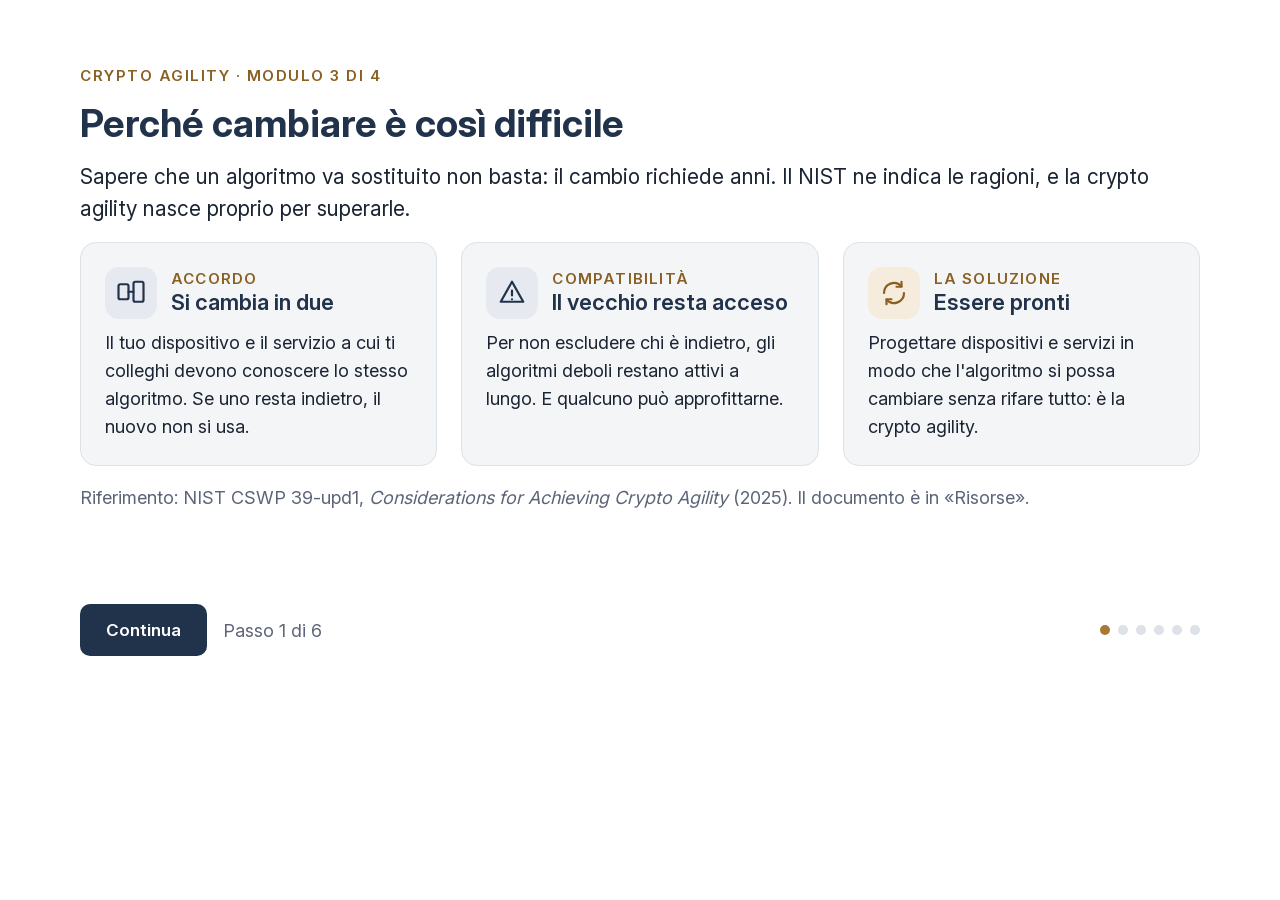
<file: pages/ca-03-cambiare-algoritmo/index.html>
<!doctype html>
<html lang="it">
<head>
<meta charset="utf-8">
<title>Perché cambiare è così difficile</title>
<link rel="stylesheet" href="../pagina.css">
<style>
  [hidden] { display: none !important; }   /* i riquadri nascosti restano nascosti anche se hanno display: flex */
  body { gap: 16px; }
  h1 { font-size: 38px; }
  .passo { gap: 18px; }
  .fonte { font-size: 18px; color: var(--color-text-muted); max-width: none; }

  /* Icone e card (stesso stile dei moduli 1 e 2) */
  .ic { width: 52px; height: 52px; border-radius: 14px; display: flex; align-items: center; justify-content: center; background: var(--color-primary-100); color: var(--color-primary); flex: none; }
  .ic svg { width: 30px; height: 30px; }
  .ic.oro { background: var(--color-accent-100); color: var(--color-accent-text); }
  .card .num { display: block; font-size: 15px; font-weight: 600; letter-spacing: .08em; text-transform: uppercase; color: var(--color-accent-text); }
  .card-head { display: flex; align-items: center; gap: 14px; }
  section.passo:first-of-type .griglia-3, #sezSintesi .griglia-3 { align-items: stretch; }   /* card della stessa altezza */

  /* Passo 2: il caso POODLE */
  .etichetta-lab { font-size: 19px; font-weight: 600; color: var(--color-primary); }
  .catena { display: grid; grid-template-columns: 190px minmax(0, 1fr) 170px minmax(0, 1fr) 190px; align-items: center; gap: 10px; }
  .nodo { background: #fff; border: 1.5px solid var(--color-border); border-radius: 14px; padding: 12px 10px; display: flex; flex-direction: column; align-items: center; gap: 6px;
    font-size: 18px; font-weight: 600; color: var(--color-primary); text-align: center; transition: border-color .3s, background .3s; }
  .nodo svg { width: 32px; height: 32px; }
  .nodo.attivo { border-color: var(--color-error); background: var(--color-error-100); color: var(--color-error); }
  .filo { height: 6px; border-radius: 3px; background: var(--color-border); transition: background .4s; }
  .filo.ok { background: var(--color-success); }
  .filo.ko { background: var(--color-error); }
  .filo.warn { background: var(--color-warning); }
  .canale { text-align: center; font-size: 18px; font-weight: 600; color: var(--color-text-muted); min-height: 27px; }
  .canale.ok { color: var(--color-success); }
  .canale.ko { color: var(--color-error); }
  .canale.warn { color: var(--color-warning); }
  #azioniPoodle button:disabled { opacity: .45; cursor: default; }
  @media (prefers-reduced-motion: reduce) { .filo, .nodo { transition: none; } }
  .tag { display: inline-block; font-size: 15px; font-weight: 600; letter-spacing: .04em; text-transform: uppercase; padding: 3px 10px; border-radius: 999px; background: var(--color-primary-100); color: var(--color-primary); white-space: nowrap; }
  .tag.ok { background: var(--color-success-100); color: var(--color-success); }
  .tag.ko { background: var(--color-error-100); color: var(--color-error); }
  .tag.warn { background: var(--color-warning-100); color: var(--color-warning); }

  .lab { background: var(--color-bg); border: 1px solid var(--color-border); border-radius: 16px; padding: 18px 20px; display: flex; flex-direction: column; gap: 10px; }
  .azioni { display: flex; gap: 10px; flex-wrap: wrap; }
  .azioni button { height: 48px; font-size: 17px; padding: 0 18px; }
  .risultato { display: flex; align-items: center; gap: 12px; padding: 12px 18px; border-radius: 12px; background: var(--color-accent-100); font-size: 19px; font-weight: 600; line-height: 1.4; color: var(--color-primary); }
  .risultato.ok { background: var(--color-success-100); color: var(--color-success); }
  .risultato.ko { background: var(--color-error-100); color: var(--color-error); }
  .risultato.warn { background: var(--color-warning-100); color: var(--color-warning); }

  /* Passo 2: il collegamento */
  .collegamento { display: grid; grid-template-columns: minmax(0, 1fr) 270px minmax(0, 1fr); gap: 16px; align-items: stretch; }
  .collegamento .lab { padding: 14px 16px; gap: 8px; }
  #esitoColl { font-size: 18px; padding: 10px 16px; }
  #sezColl { gap: 12px; }
  #sezQuiz .opzioni button { min-height: 50px; }
  .lato h3 { display: flex; align-items: center; gap: 10px; }
  .lato h3 svg { width: 26px; height: 26px; }
  .algo-lista { display: flex; flex-direction: column; gap: 6px; }
  .algo-lista button { height: auto; min-height: 46px; padding: 6px 12px; display: grid; grid-template-columns: 24px minmax(0, 1fr); gap: 10px; align-items: center; text-align: left;
    font-size: 17px; line-height: 1.2; background: #fff; color: var(--color-text-muted); box-shadow: inset 0 0 0 1.5px var(--color-border); }
  .algo-lista button small { display: block; font-size: 15px; font-weight: 500; }
  .algo-lista button .spunta { width: 22px; height: 22px; border-radius: 6px; border: 2px solid var(--color-border); display: flex; align-items: center; justify-content: center; font-size: 15px; }
  .algo-lista button[aria-pressed="true"] { color: var(--color-primary); box-shadow: inset 0 0 0 2px var(--color-primary); }
  .algo-lista button[aria-pressed="true"] .spunta { background: var(--color-primary); border-color: var(--color-primary); color: #fff; }
  .algo-lista button.scelto { background: var(--color-accent-100); box-shadow: inset 0 0 0 2px var(--color-accent); }
  .centro { display: flex; flex-direction: column; gap: 10px; justify-content: center; }
  .centro .scelta { text-align: center; padding: 14px 10px; border-radius: 14px; background: var(--color-primary); color: #fff; }
  .centro .scelta small { display: block; font-size: 15px; letter-spacing: .08em; text-transform: uppercase; color: var(--color-accent-on-dark, #E2C38E); }
  .centro .scelta b { display: block; font-size: 22px; margin-top: 4px; }
  .centro .scelta.nessuna { background: var(--color-error); }
  .opzione { display: flex; align-items: center; justify-content: space-between; gap: 10px; font-size: 17px; font-weight: 600; color: var(--color-primary); }
  .opzione button { width: 72px; height: 40px; padding: 0; border-radius: 999px; background: var(--color-border); position: relative; flex: none; }
  .opzione button::after { content: ""; position: absolute; top: 5px; left: 5px; width: 30px; height: 30px; border-radius: 50%; background: #fff; transition: left .2s; }
  .opzione button[aria-pressed="true"] { background: var(--color-primary); }
  .opzione button[aria-pressed="true"]::after { left: 37px; }
  .opzione.eva button[aria-pressed="true"] { background: var(--color-error); }

  /* Passo 3: ibrido */
  .ibrido { display: grid; grid-template-columns: repeat(2, minmax(0, 1fr)); gap: 16px; }
  .componente { background: #fff; border: 1.5px solid var(--color-border); border-radius: 16px; padding: 16px 18px; display: flex; flex-direction: column; gap: 10px; }
  .componente.rotto { border-color: var(--color-error); background: var(--color-error-100); }
  .componente p { font-size: 18px; line-height: 1.4; color: var(--color-text); max-width: none; }
  .componente button { align-self: flex-start; height: 44px; font-size: 17px; }

  /* Passo 4: riepilogo */
  .card p { font-size: 18px; }
  #sezSintesi .card { padding: 18px 20px; }

  /* Quiz */
  .domanda { display: flex; flex-direction: column; gap: 6px; }
  .domanda p { font-size: 20px; font-weight: 600; color: var(--color-primary); max-width: none; }
  .opzioni { display: grid; grid-template-columns: repeat(3, minmax(0, 1fr)); gap: 10px; }
  .opzioni button { height: auto; min-height: 52px; padding: 10px 14px; text-align: left; line-height: 1.3; font-size: 17px; font-weight: 500;
    background: #fff; color: var(--color-text); box-shadow: inset 0 0 0 1.5px var(--color-border); }
  .opzioni button:hover { background: var(--color-bg); }
  .opzioni button.giusta { background: var(--color-success-100); color: var(--color-success); box-shadow: inset 0 0 0 2px var(--color-success); font-weight: 600; }
  .opzioni button.sbagliata { background: var(--color-error-100); color: var(--color-error); box-shadow: inset 0 0 0 2px var(--color-error); }
  #sezQuiz { gap: 8px; }

  /* Indicatore dei passi */
  .punti { display: flex; gap: 8px; }
  .punti span { width: 10px; height: 10px; border-radius: 50%; background: var(--color-border); }
  .punti span.attivo { background: var(--color-accent); }
  .passi-nav .spazio { flex: 1; }
</style>
</head>
<body>
  <p class="overline">Crypto agility · Modulo 3 di 4</p>
  <h1>Perché cambiare è così difficile</h1>

  <!-- ================= PASSO 1 · Introduzione ================= -->
  <section class="passo" aria-label="Introduzione">
    <p class="testo" style="max-width: none;">Sapere che un algoritmo va sostituito non basta: il cambio richiede anni. Il NIST ne indica le ragioni, e la crypto agility nasce proprio per superarle.</p>
    <div class="griglia-3">
      <div class="card">
        <div class="card-head"><span class="ic"><svg viewBox="0 0 24 24" fill="none" stroke="currentColor" stroke-width="1.75" stroke-linecap="round" stroke-linejoin="round" aria-hidden="true"><rect x="2" y="5" width="8" height="12" rx="1.5"/><rect x="14" y="3" width="8" height="16" rx="1.5"/><path d="M10 11h4"/></svg></span>
        <span><span class="num">Accordo</span><h3>Si cambia in due</h3></span></div>
        <p>Il tuo dispositivo e il servizio a cui ti colleghi devono conoscere lo stesso algoritmo. Se uno resta indietro, il nuovo non si usa.</p>
      </div>
      <div class="card">
        <div class="card-head"><span class="ic"><svg viewBox="0 0 24 24" fill="none" stroke="currentColor" stroke-width="1.75" stroke-linecap="round" stroke-linejoin="round" aria-hidden="true"><path d="M12 3l9 16H3z"/><path d="M12 10v4M12 17h.01"/></svg></span>
        <span><span class="num">Compatibilità</span><h3>Il vecchio resta acceso</h3></span></div>
        <p>Per non escludere chi è indietro, gli algoritmi deboli restano attivi a lungo. E qualcuno può approfittarne.</p>
      </div>
      <div class="card">
        <div class="card-head"><span class="ic oro"><svg viewBox="0 0 24 24" fill="none" stroke="currentColor" stroke-width="1.75" stroke-linecap="round" stroke-linejoin="round" aria-hidden="true"><path d="M4 12a8 8 0 0 1 14-5.3M20 12a8 8 0 0 1-14 5.3"/><path d="M18 3v4h-4M6 21v-4h4"/></svg></span>
        <span><span class="num">La soluzione</span><h3>Essere pronti</h3></span></div>
        <p>Progettare dispositivi e servizi in modo che l'algoritmo si possa cambiare senza rifare tutto: è la crypto agility.</p>
      </div>
    </div>
    <p class="fonte">Riferimento: NIST CSWP 39-upd1, <em>Considerations for Achieving Crypto Agility</em> (2025). Il documento è in «Risorse».</p>
  </section>

  <!-- ================= PASSO 2 · Cosa succede se uno resta indietro (caso POODLE) ================= -->
  <section class="passo" aria-label="Cosa succede se uno resta indietro" hidden>
    <p class="testo" style="max-width: none;">Se una parte resta indietro, si usa <strong>il vecchio algoritmo in comune</strong>: chi sa romperlo legge i dati. Caso reale: <strong>POODLE (2014)</strong>, una nota vulnerabilità di sicurezza.</p>
    <div class="lab">
      <div class="canale" id="canale" aria-live="polite"></div>
      <div class="catena">
        <div class="nodo" id="nBrowser"><svg viewBox="0 0 24 24" fill="none" stroke="currentColor" stroke-width="1.75" stroke-linecap="round" stroke-linejoin="round" aria-hidden="true"><rect x="3" y="4" width="18" height="14" rx="2"/><path d="M3 8h18M8 21h8"/></svg>Il tuo browser</div>
        <div class="filo" id="filo1"></div>
        <div class="nodo" id="nEva"><svg viewBox="0 0 24 24" fill="none" stroke="currentColor" stroke-width="1.75" stroke-linecap="round" stroke-linejoin="round" aria-hidden="true"><path d="M2 12s3.5-7 10-7 10 7 10 7-3.5 7-10 7S2 12 2 12z"/><circle cx="12" cy="12" r="3"/></svg>Eva nel mezzo</div>
        <div class="filo" id="filo2"></div>
        <div class="nodo" id="nSito"><svg viewBox="0 0 24 24" fill="none" stroke="currentColor" stroke-width="1.75" stroke-linecap="round" stroke-linejoin="round" aria-hidden="true"><rect x="3" y="3" width="18" height="7" rx="1.5"/><rect x="3" y="14" width="18" height="7" rx="1.5"/><path d="M7 6.5h.01M7 17.5h.01"/></svg>Il sito</div>
      </div>
      <div class="azioni" id="azioniPoodle">
        <button type="button" data-f="1">1 · Collegamento moderno</button>
        <button type="button" data-f="2" disabled>2 · Eva lo interrompe</button>
        <button type="button" data-f="3" disabled>3 · Il browser ripiega</button>
        <button type="button" data-f="4" disabled>4 · Eva sfrutta la falla</button>
      </div>
      <div class="risultato" id="esitoPoodle" aria-live="polite"></div>
    </div>
    <p class="fonte" style="max-width: none;">Esempio reale, non tratto dal documento NIST, che chiama questo rischio <em>attacco di downgrade</em>.</p>
  </section>

  <!-- ================= PASSO 3 · Laboratorio: il collegamento ================= -->
  <section class="passo" id="sezColl" aria-label="Laboratorio: il collegamento" hidden>
    <p class="testo" style="max-width: none;">Per <strong>scambiarsi la chiave</strong>, dispositivo e servizio scelgono <strong>il migliore algoritmo che hanno in comune</strong>. Attiva o disattiva gli algoritmi dei due lati e guarda cosa succede.</p>
    <div class="collegamento">
      <div class="lab lato">
        <h3><svg viewBox="0 0 24 24" fill="none" stroke="currentColor" stroke-width="1.75" stroke-linecap="round" stroke-linejoin="round" aria-hidden="true"><rect x="6" y="2" width="12" height="20" rx="2"/><path d="M11 18h2"/></svg>Il tuo dispositivo</h3>
        <div class="algo-lista" id="listaDisp" role="group" aria-label="Algoritmi del dispositivo"></div>
      </div>
      <div class="centro">
        <div class="scelta" id="scelta" aria-live="polite"><small>Algoritmo scelto</small><b id="sceltaNome"></b></div>
        <div class="opzione eva"><span>Eva nel mezzo</span><button type="button" id="eva" aria-pressed="false" aria-label="Eva nel mezzo"></button></div>
        <div class="opzione"><span>Scelta protetta</span><button type="button" id="protetta" aria-pressed="false" aria-label="Scelta protetta"></button></div>
      </div>
      <div class="lab lato">
        <h3><svg viewBox="0 0 24 24" fill="none" stroke="currentColor" stroke-width="1.75" stroke-linecap="round" stroke-linejoin="round" aria-hidden="true"><rect x="3" y="3" width="18" height="7" rx="1.5"/><rect x="3" y="14" width="18" height="7" rx="1.5"/><path d="M7 6.5h.01M7 17.5h.01"/></svg>Il servizio</h3>
        <div class="algo-lista" id="listaServ" role="group" aria-label="Algoritmi del servizio"></div>
      </div>
    </div>
    <div class="risultato" id="esitoColl" aria-live="polite"></div>
  </section>

  <!-- ================= PASSO 3 · La modalità ibrida ================= -->
  <section class="passo" aria-label="La modalità ibrida" hidden>
    <p class="testo" style="max-width: none;">Durante il passaggio al post-quantum il NIST descrive la <strong>modalità ibrida</strong>: la chiave si stabilisce con <strong>due algoritmi insieme</strong>, uno classico e uno nuovo, e il risultato li combina. L'idea è che almeno uno dei due resti sicuro. <strong>Prova a romperli.</strong></p>
    <div class="ibrido">
      <div class="componente" id="cEcdh">
        <h3>ECDH <span class="tag">classico</span></h3>
        <p>Usato da anni e ben collaudato. Un computer quantistico rilevante potrebbe romperlo.</p>
        <button type="button" class="btn-secondario" data-c="ecdh">Si scopre una falla in ECDH</button>
      </div>
      <div class="componente" id="cMlkem">
        <h3>ML-KEM <span class="tag">post-quantum</span></h3>
        <p>Resistente ai computer quantistici, ma più recente: le sue implementazioni stanno ancora maturando.</p>
        <button type="button" class="btn-secondario" data-c="mlkem">Si scopre una falla in ML-KEM</button>
      </div>
    </div>
    <div class="risultato ok" id="esitoIbrido" aria-live="polite"></div>
    <div class="azioni"><button type="button" class="btn-secondario" id="resetIbrido">Ricomincia</button></div>
  </section>

  <!-- ================= PASSO 4 · In sintesi ================= -->
  <section class="passo" id="sezSintesi" aria-label="In sintesi" hidden>
    <p class="testo" style="max-width: none;">Da Triple DES ad AES sono serviti 23 anni. Ecco perché, e come accorciare i tempi.</p>
    <div class="griglia-3">
      <div class="card">
        <span class="num">Cosa rende lento il cambio</span>
        <p>Tutte le parti devono aggiornarsi, i vecchi algoritmi restano attivi per compatibilità, alcuni dispositivi non si possono aggiornare.</p>
      </div>
      <div class="card">
        <span class="num">Cosa lo rende possibile</span>
        <p>Algoritmi che si scelgono e si cambiano come un'impostazione, una scelta protetta dagli inganni, la modalità ibrida nella fase di passaggio.</p>
      </div>
      <div class="card">
        <span class="num">Cosa significa per te</span>
        <p>I nuovi algoritmi arrivano sul tuo dispositivo con gli aggiornamenti: un dispositivo non aggiornato resta agli algoritmi di ieri.</p>
      </div>
    </div>
    <div class="box-info"><span><strong>La crypto agility</strong> è la capacità di sostituire e adattare gli algoritmi crittografici senza fermare le attività e senza perdere sicurezza.</span></div>
    <p class="fonte">Fonte: NIST CSWP 39-upd1. La riga «Cosa significa per te» applica il documento all'uso personale.</p>
  </section>

  <!-- ================= PASSO 5 · Verifica ================= -->
  <section class="passo" id="sezQuiz" aria-label="Verifica" hidden>
    <p class="testo">Rispondi correttamente alle tre domande per completare il modulo.</p>
    <div class="domanda" data-q="1">
      <p>1. Come scelgono l'algoritmo il tuo dispositivo e il servizio?</p>
      <div class="opzioni">
        <button type="button">Usano sempre quello più nuovo che esiste</button>
        <button type="button" data-ok>Scelgono il migliore che conoscono entrambi</button>
        <button type="button">Lo sceglie il dispositivo da solo</button>
      </div>
    </div>
    <div class="domanda" data-q="2">
      <p>2. Perché tenere attivi i vecchi algoritmi «per compatibilità» è un rischio?</p>
      <div class="opzioni">
        <button type="button">Perché rallentano il collegamento</button>
        <button type="button">Perché consumano più batteria</button>
        <button type="button" data-ok>Chi si mette in mezzo può far scegliere quello debole</button>
      </div>
    </div>
    <div class="domanda" data-q="3">
      <p>3. Cosa garantisce la modalità ibrida?</p>
      <div class="opzioni">
        <button type="button" data-ok>Resta sicuro finché almeno uno dei due regge</button>
        <button type="button">Raddoppia la velocità del collegamento</button>
        <button type="button">Rende inutili gli aggiornamenti</button>
      </div>
    </div>
    <div class="feedback" id="fbQuiz" aria-live="polite"></div>
  </section>

  <div class="passi-nav">
    <button type="button" class="btn-secondario" id="indietro">Indietro</button>
    <button type="button" id="continua">Continua</button>
    <span id="contatore">Passo 1 di 5</span>
    <span class="spazio"></span>
    <span class="punti" id="punti" aria-hidden="true"></span>
  </div>

  <script src="../../player/player-bridge.js"></script>
  <script>
    /* ---------- Passi ---------- */
    var passi = Array.prototype.slice.call(document.querySelectorAll(".passo"));
    var attuale = 0;
    var punti = document.getElementById("punti");
    punti.innerHTML = passi.map(function () { return "<span></span>"; }).join("");
    function mostraPasso(n) {
      attuale = n;
      passi.forEach(function (p, i) { p.hidden = i !== n; });
      document.getElementById("indietro").hidden = n === 0;
      document.getElementById("continua").hidden = n === passi.length - 1;
      document.getElementById("contatore").textContent = "Passo " + (n + 1) + " di " + passi.length;
      Array.prototype.forEach.call(punti.children, function (s, i) { s.className = i <= n ? "attivo" : ""; });
    }
    document.getElementById("continua").addEventListener("click", function () { mostraPasso(attuale + 1); });
    document.getElementById("indietro").addEventListener("click", function () { mostraPasso(attuale - 1); });

    /* ---------- Passo 2: il collegamento ----------
       Algoritmi per scambiarsi la chiave, dal migliore al più debole.
       Regola (NIST): si sceglie il più adatto tra quelli supportati da entrambe le parti. */
    var ALGO = [
      { id: "ibrido", nome: "Ibrido ECDH + ML-KEM", nota: "resiste anche al quantum", livello: "ok" },
      { id: "ecdh",   nome: "ECDH",                 nota: "sicuro oggi, non contro il quantum", livello: "warn" },
      { id: "rsa2048", nome: "RSA a 2048 bit",      nota: "sicuro oggi, non contro il quantum", livello: "warn" },
      { id: "rsa1024", nome: "RSA a 1024 bit",      nota: "debole: non più ammesso", livello: "ko" }
    ];
    var disp = { ibrido: false, ecdh: false, rsa2048: true, rsa1024: true };
    var serv = { ibrido: true,  ecdh: true,  rsa2048: true, rsa1024: true };
    var eva = false, protetta = false;

    function disegnaLista(id, stato, scelto) {
      document.getElementById(id).innerHTML = ALGO.map(function (a) {
        var on = stato[a.id];
        return '<button type="button" data-a="' + a.id + '" aria-pressed="' + on + '" class="' + (a.id === scelto ? "scelto" : "") + '">' +
          '<span class="spunta" aria-hidden="true">' + (on ? "✓" : "") + "</span><span>" + a.nome + "<small>" + a.nota + "</small></span></button>";
      }).join("");
    }
    function calcola() {
      var comuni = ALGO.filter(function (a) { return disp[a.id] && serv[a.id]; });
      if (!comuni.length) return { scelto: null, ingannato: false };
      var migliore = comuni[0], peggiore = comuni[comuni.length - 1];
      if (eva && !protetta && peggiore !== migliore) return { scelto: peggiore, ingannato: true, migliore: migliore };
      return { scelto: migliore, ingannato: false, scoperto: eva && protetta && peggiore !== migliore };
    }
    function disegnaCollegamento() {
      var r = calcola();
      var idScelto = r.scelto ? r.scelto.id : null;
      disegnaLista("listaDisp", disp, idScelto);
      disegnaLista("listaServ", serv, idScelto);
      var box = document.getElementById("scelta");
      box.className = "scelta" + (r.scelto ? "" : " nessuna");
      document.getElementById("sceltaNome").textContent = r.scelto ? r.scelto.nome : "Nessuno: collegamento fallito";
      var e = document.getElementById("esitoColl"), testo, cls;
      if (!r.scelto) {
        cls = "ko"; testo = "✗ Nessun algoritmo in comune: il collegamento non parte. Per questo si esita a spegnere i vecchi.";
      } else if (r.ingannato) {
        cls = "ko"; testo = "✗ Downgrade: Eva toglie le opzioni migliori e si usa «" + r.scelto.nome + "» invece di «" + r.migliore.nome + "».";
      } else if (r.scoperto) {
        cls = "ok"; testo = "✓ La scelta è protetta: l'inganno di Eva viene scoperto e si usa «" + r.scelto.nome + "».";
      } else if (r.scelto.livello === "ko") {
        cls = "ko"; testo = "✗ Si collegano con un algoritmo non più ammesso: in questi casi i browser mostrano un avviso.";
      } else if (r.scelto.livello === "warn") {
        var nuovoSoloUnLato = (serv.ibrido && !disp.ibrido) || (disp.ibrido && !serv.ibrido);
        cls = "warn"; testo = nuovoSoloUnLato ? "! L'ibrido c'è solo da un lato: finché l'altro non si aggiorna, non si usa." : "! Sicuro oggi, ma non contro un computer quantistico.";
      } else {
        cls = "ok"; testo = "✓ Entrambi conoscono l'ibrido: il collegamento resiste anche a un computer quantistico.";
      }
      e.className = "risultato " + cls; e.textContent = testo;
      document.getElementById("eva").setAttribute("aria-pressed", String(eva));
      document.getElementById("protetta").setAttribute("aria-pressed", String(protetta));
    }
    function cliccaLista(stato) {
      return function (e) {
        var b = e.target.closest("button");
        if (!b) return;
        var id = b.getAttribute("data-a");
        stato[id] = !stato[id];
        disegnaCollegamento();
        var nuovo = e.currentTarget.querySelector('[data-a="' + id + '"]');
        if (nuovo) nuovo.focus();
      };
    }
    document.getElementById("listaDisp").addEventListener("click", cliccaLista(disp));
    document.getElementById("listaServ").addEventListener("click", cliccaLista(serv));
    document.getElementById("eva").addEventListener("click", function () { eva = !eva; disegnaCollegamento(); });
    document.getElementById("protetta").addEventListener("click", function () { protetta = !protetta; disegnaCollegamento(); });
    disegnaCollegamento();

    /* ---------- Passo 3: modalità ibrida ---------- */
    var rotto = { ecdh: false, mlkem: false };
    function disegnaIbrido() {
      document.getElementById("cEcdh").classList.toggle("rotto", rotto.ecdh);
      document.getElementById("cMlkem").classList.toggle("rotto", rotto.mlkem);
      document.querySelector('[data-c="ecdh"]').disabled = rotto.ecdh;
      document.querySelector('[data-c="mlkem"]').disabled = rotto.mlkem;
      var e = document.getElementById("esitoIbrido");
      if (rotto.ecdh && rotto.mlkem) {
        e.className = "risultato ko"; e.textContent = "✗ Entrambi rotti: la chiave non è più protetta. Bisogna cambiare algoritmo, ed è qui che serve la crypto agility.";
      } else if (rotto.ecdh) {
        e.className = "risultato ok"; e.textContent = "✓ ECDH è rotto, ma ML-KEM regge: la chiave resta protetta.";
      } else if (rotto.mlkem) {
        e.className = "risultato ok"; e.textContent = "✓ ML-KEM ha una falla, ma ECDH regge: la chiave resta protetta.";
      } else {
        e.className = "risultato ok"; e.textContent = "✓ Entrambi integri: la chiave è protetta due volte. Il prezzo è un collegamento più complesso.";
      }
    }
    document.querySelectorAll("[data-c]").forEach(function (b) {
      b.addEventListener("click", function () { rotto[b.getAttribute("data-c")] = true; disegnaIbrido(); });
    });
    document.getElementById("resetIbrido").addEventListener("click", function () { rotto = { ecdh: false, mlkem: false }; disegnaIbrido(); });
    disegnaIbrido();

    /* ---------- Passo 5: quiz (il modulo si completa con 3 risposte giuste) ---------- */
    var giuste = {};
    var fbQuiz = document.getElementById("fbQuiz");
    function controllaQuiz() {
      if (Object.keys(giuste).length === 3) {
        fbQuiz.className = "feedback ok";
        fbQuiz.textContent = "✓ Tutte corrette! Hai completato il modulo 3: ora puoi andare avanti.";
        player.complete();
      } else {
        fbQuiz.className = "feedback";
        fbQuiz.textContent = "";
      }
    }
    document.querySelectorAll(".domanda").forEach(function (d) {
      d.addEventListener("click", function (e) {
        var b = e.target.closest("button");
        if (!b || giuste[d.getAttribute("data-q")]) return;
        d.querySelectorAll("button").forEach(function (o) { o.classList.remove("sbagliata"); });
        if (b.hasAttribute("data-ok")) {
          b.classList.add("giusta");
          b.textContent = "✓ " + b.textContent;
          giuste[d.getAttribute("data-q")] = true;
          controllaQuiz();
        } else {
          b.classList.add("sbagliata");
          fbQuiz.className = "feedback ko";
          fbQuiz.textContent = "✗ La risposta «" + b.textContent + "» non è corretta: riprova.";
        }
      });
    });
    document.addEventListener("player:init", function (e) {
      if (e.detail.lesson.status !== "done") return;
      document.querySelectorAll(".domanda").forEach(function (d) {
        var b = d.querySelector("[data-ok]");
        if (!b.classList.contains("giusta")) { b.classList.add("giusta"); b.textContent = "✓ " + b.textContent; }
        giuste[d.getAttribute("data-q")] = true;
      });
      fbQuiz.className = "feedback ok";
      fbQuiz.textContent = "✓ Modulo già completato.";
    });

    /* ---------- Passo 2: il caso POODLE (esempio reale, non tratto dal NIST) ---------- */
    var FASI_POODLE = [
      { canale: "", c: "", f: ["", ""], eva: false, esito: "Premi il passaggio 1.", cls: "risultato" },
      { canale: "TLS · protocollo moderno", c: "ok", f: ["ok", "ok"], eva: false,
        esito: "Browser e sito provano a collegarsi con il protocollo moderno e sicuro.", cls: "risultato" },
      { canale: "✗ collegamento interrotto", c: "ko", f: ["ok", "ko"], eva: true,
        esito: "Eva, nel mezzo, fa fallire di proposito il collegamento.", cls: "risultato" },
      { canale: "SSL 3.0 · protocollo del 1996", c: "warn", f: ["warn", "warn"], eva: false,
        esito: "Per compatibilità il browser riprova con il vecchio SSL 3.0, ancora acceso sul sito.", cls: "risultato" },
      { canale: "SSL 3.0 · Eva legge i dati", c: "ko", f: ["ko", "ko"], eva: true,
        esito: "✗ Eva sfrutta una falla di SSL 3.0 e ruba i dati di accesso. Poi SSL 3.0 fu spento ovunque.", cls: "risultato ko" }
    ];
    var fasePoodle = 0;
    function disegnaPoodle() {
      var f = FASI_POODLE[fasePoodle];
      var can = document.getElementById("canale");
      can.textContent = f.canale; can.className = "canale " + f.c;
      document.getElementById("filo1").className = "filo " + f.f[0];
      document.getElementById("filo2").className = "filo " + f.f[1];
      document.getElementById("nEva").classList.toggle("attivo", f.eva);
      var e = document.getElementById("esitoPoodle");
      e.className = f.cls; e.textContent = f.esito;
      document.querySelectorAll("#azioniPoodle button").forEach(function (b) {
        b.disabled = +b.getAttribute("data-f") !== fasePoodle + 1;
      });
    }
    document.getElementById("azioniPoodle").addEventListener("click", function (e) {
      var b = e.target.closest("button");
      if (!b || b.disabled) return;
      fasePoodle = +b.getAttribute("data-f");
      disegnaPoodle();
      var prossimo = document.querySelector('#azioniPoodle button[data-f="' + (fasePoodle + 1) + '"]');
      if (prossimo) prossimo.focus();
    });
    disegnaPoodle();

    mostraPasso(0);
  </script>
</body>
</html>
</file>
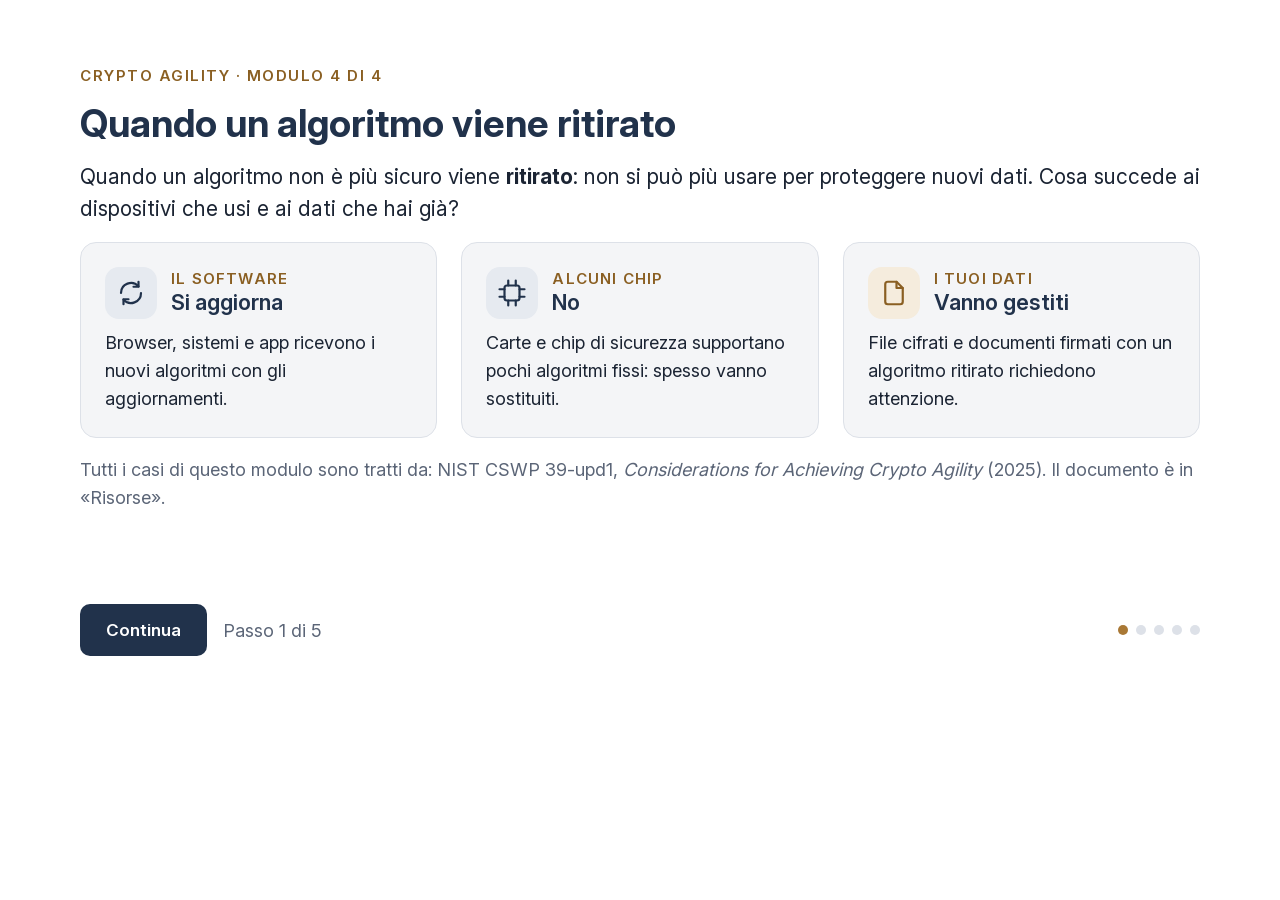
<file: pages/ca-04-algoritmo-ritirato/index.html>
<!doctype html>
<html lang="it">
<head>
<meta charset="utf-8">
<title>Quando un algoritmo viene ritirato</title>
<link rel="stylesheet" href="../pagina.css">
<style>
  [hidden] { display: none !important; }   /* i riquadri nascosti restano nascosti anche se hanno display: flex */
  body { gap: 16px; }
  h1 { font-size: 38px; }
  .passo { gap: 18px; }
  .fonte { font-size: 18px; color: var(--color-text-muted); max-width: none; }

  /* Icone e card (stesso stile dei moduli precedenti) */
  .ic { width: 52px; height: 52px; border-radius: 14px; display: flex; align-items: center; justify-content: center; background: var(--color-primary-100); color: var(--color-primary); flex: none; }
  .ic svg { width: 30px; height: 30px; }
  .ic.oro { background: var(--color-accent-100); color: var(--color-accent-text); }
  .card .num { display: block; font-size: 15px; font-weight: 600; letter-spacing: .08em; text-transform: uppercase; color: var(--color-accent-text); }
  .card-head { display: flex; align-items: center; gap: 14px; }
  .card p { font-size: 18px; }

  .lab { background: var(--color-bg); border: 1px solid var(--color-border); border-radius: 16px; padding: 20px 24px; display: flex; flex-direction: column; gap: 12px; }
  .azioni { display: flex; gap: 10px; flex-wrap: wrap; }
  .azioni button { height: 48px; font-size: 17px; padding: 0 18px; }

  /* Passo 2: software o hardware */
  .tag { display: inline-block; font-size: 15px; font-weight: 600; letter-spacing: .04em; text-transform: uppercase; padding: 3px 10px; border-radius: 999px; background: var(--color-primary-100); color: var(--color-primary); white-space: nowrap; }
  .tag.oro { background: var(--color-accent-100); color: var(--color-accent-text); }
  .disp { padding: 16px 20px; gap: 8px; }
  .disp-testa { display: flex; align-items: center; justify-content: space-between; gap: 10px; }
  .disp p { font-size: 18px; line-height: 1.4; }
  .disp .azioni button { height: 44px; font-size: 17px; background: #fff; color: var(--color-primary); box-shadow: inset 0 0 0 1.5px var(--color-border); }
  .disp .azioni button.sbagliata { background: var(--color-error-100); color: var(--color-error); box-shadow: inset 0 0 0 2px var(--color-error); }
  .disp .spiega { display: none; font-size: 18px; color: var(--color-success); }
  .disp.risolto .spiega { display: block; }
  .disp.risolto .azioni { display: none; }

  /* Passo 3: un caso alla volta */
  .caso-testa { display: flex; align-items: center; gap: 14px; }
  .caso-testa .contatore-caso { font-size: 15px; font-weight: 600; letter-spacing: .08em; text-transform: uppercase; color: var(--color-accent-text); }
  .caso-titolo { font-size: 26px; line-height: 1.25; font-weight: 700; color: var(--color-primary); max-width: none; }
  .caso-domanda { font-size: 20px; color: var(--color-text); max-width: none; }
  .scelte-caso { display: grid; grid-template-columns: repeat(3, minmax(0, 1fr)); gap: 10px; }
  .scelte-caso button { height: auto; min-height: 60px; padding: 10px 14px; text-align: left; font-size: 18px; line-height: 1.3; font-weight: 500;
    background: #fff; color: var(--color-text); box-shadow: inset 0 0 0 1.5px var(--color-border); }
  .scelte-caso button:hover { background: var(--color-bg); }
  .scelte-caso button.giusta { background: var(--color-success-100); color: var(--color-success); box-shadow: inset 0 0 0 2px var(--color-success); font-weight: 600; }
  .scelte-caso button.sbagliata { background: var(--color-error-100); color: var(--color-error); box-shadow: inset 0 0 0 2px var(--color-error); }
  .feedback { font-size: 19px; }
  .avanzamento { display: flex; gap: 6px; }
  .avanzamento span { width: 28px; height: 6px; border-radius: 3px; background: var(--color-border); }
  .avanzamento span.fatto { background: var(--color-accent); }

  /* Passo 4: cosa ti porti a casa */
  .punto { display: grid; grid-template-columns: 40px minmax(0, 1fr); gap: 14px; align-items: start; background: var(--color-bg); border: 1px solid var(--color-border); border-radius: 14px; padding: 12px 16px; }
  .punto .n { width: 36px; height: 36px; border-radius: 50%; display: flex; align-items: center; justify-content: center; font-weight: 700; background: var(--color-accent-100); color: var(--color-accent-text); }
  .punto p { font-size: 18px; line-height: 1.45; color: var(--color-text); max-width: none; }
  .punti-lista { display: grid; grid-template-columns: repeat(2, minmax(0, 1fr)); gap: 10px; }
  #sezCasiLab .lab { gap: 10px; }
  #sezCasa { gap: 14px; }

  /* Quiz */
  .domanda { display: flex; flex-direction: column; gap: 6px; }
  .domanda p { font-size: 20px; font-weight: 600; color: var(--color-primary); max-width: none; }
  .opzioni { display: grid; grid-template-columns: repeat(3, minmax(0, 1fr)); gap: 10px; }
  .opzioni button { height: auto; min-height: 52px; padding: 10px 14px; text-align: left; line-height: 1.3; font-size: 17px; font-weight: 500;
    background: #fff; color: var(--color-text); box-shadow: inset 0 0 0 1.5px var(--color-border); }
  .opzioni button:hover { background: var(--color-bg); }
  .opzioni button.giusta { background: var(--color-success-100); color: var(--color-success); box-shadow: inset 0 0 0 2px var(--color-success); font-weight: 600; }
  .opzioni button.sbagliata { background: var(--color-error-100); color: var(--color-error); box-shadow: inset 0 0 0 2px var(--color-error); }
  #sezQuiz { gap: 10px; }

  /* Indicatore dei passi */
  .punti { display: flex; gap: 8px; }
  .punti span { width: 10px; height: 10px; border-radius: 50%; background: var(--color-border); }
  .punti span.attivo { background: var(--color-accent); }
  .passi-nav .spazio { flex: 1; }
</style>
</head>
<body>
  <p class="overline">Crypto agility · Modulo 4 di 4</p>
  <h1>Quando un algoritmo viene ritirato</h1>

  <!-- ================= PASSO 1 · Introduzione ================= -->
  <section class="passo" aria-label="Introduzione">
    <p class="testo" style="max-width: none;">Quando un algoritmo non è più sicuro viene <strong>ritirato</strong>: non si può più usare per proteggere nuovi dati. Cosa succede ai dispositivi che usi e ai dati che hai già?</p>
    <div class="griglia-3">
      <div class="card">
        <div class="card-head"><span class="ic"><svg viewBox="0 0 24 24" fill="none" stroke="currentColor" stroke-width="1.75" stroke-linecap="round" stroke-linejoin="round" aria-hidden="true"><path d="M4 12a8 8 0 0 1 14-5.3M20 12a8 8 0 0 1-14 5.3"/><path d="M18 3v4h-4M6 21v-4h4"/></svg></span>
        <span><span class="num">Il software</span><h3>Si aggiorna</h3></span></div>
        <p>Browser, sistemi e app ricevono i nuovi algoritmi con gli aggiornamenti.</p>
      </div>
      <div class="card">
        <div class="card-head"><span class="ic"><svg viewBox="0 0 24 24" fill="none" stroke="currentColor" stroke-width="1.75" stroke-linecap="round" stroke-linejoin="round" aria-hidden="true"><rect x="6" y="6" width="12" height="12" rx="2"/><path d="M9 2v4M15 2v4M9 18v4M15 18v4M2 9h4M2 15h4M18 9h4M18 15h4"/></svg></span>
        <span><span class="num">Alcuni chip</span><h3>No</h3></span></div>
        <p>Carte e chip di sicurezza supportano pochi algoritmi fissi: spesso vanno sostituiti.</p>
      </div>
      <div class="card">
        <div class="card-head"><span class="ic oro"><svg viewBox="0 0 24 24" fill="none" stroke="currentColor" stroke-width="1.75" stroke-linecap="round" stroke-linejoin="round" aria-hidden="true"><path d="M14 3H7a2 2 0 0 0-2 2v14a2 2 0 0 0 2 2h10a2 2 0 0 0 2-2V8z"/><path d="M14 3v5h5"/></svg></span>
        <span><span class="num">I tuoi dati</span><h3>Vanno gestiti</h3></span></div>
        <p>File cifrati e documenti firmati con un algoritmo ritirato richiedono attenzione.</p>
      </div>
    </div>
    <p class="fonte">Tutti i casi di questo modulo sono tratti da: NIST CSWP 39-upd1, <em>Considerations for Achieving Crypto Agility</em> (2025). Il documento è in «Risorse».</p>
  </section>

  <!-- ================= PASSO 2 · Software o hardware? ================= -->
  <section class="passo" id="sezDisp" aria-label="Software o hardware?" hidden>
    <p class="testo" id="introDisp" style="max-width: none;">Un algoritmo può stare nel <strong>software</strong> (programmi e app) o nell'<strong>hardware</strong> (un chip costruito per eseguirlo). Il software si cambia con un aggiornamento; un chip spesso no. Per ogni oggetto scegli:</p>
    <div class="box-info" id="boxDisp" hidden><span><strong>Il consiglio del NIST:</strong> progettare i dispositivi pensando fin da subito alle transizioni future costa meno che sostituirli dopo.</span></div>
    <div class="griglia-2" id="dispositivi">
      <div class="card disp" data-ok="agg">
        <div class="disp-testa"><h3>Browser, app e server</h3><span class="tag">Software</span></div>
        <div class="azioni"><button type="button" data-r="agg">Si aggiorna</button><button type="button" data-r="sost">Va sostituito</button></div>
        <p class="spiega">Nel software è più facile aggiungere nuovi algoritmi: arrivano con gli aggiornamenti.</p>
      </div>
      <div class="card disp" data-ok="sost">
        <div class="disp-testa"><h3>SIM, smart card, chip TPM</h3><span class="tag oro">Hardware</span></div>
        <div class="azioni"><button type="button" data-r="agg">Si aggiorna</button><button type="button" data-r="sost">Va sostituito</button></div>
        <p class="spiega">Supportano pochi algoritmi fissi: di solito si sostituisce la carta, il chip o il dispositivo.</p>
      </div>
      <div class="card disp" data-ok="sost">
        <div class="disp-testa"><h3>Chiave dell'avvio sicuro</h3><span class="tag oro">Hardware</span></div>
        <div class="azioni"><button type="button" data-r="agg">Si aggiorna</button><button type="button" data-r="sost">Va sostituito</button></div>
        <p class="spiega">All'accensione verifica una firma e non si aggiorna: va scelta perché resti sicura per tutta la vita del dispositivo.</p>
      </div>
      <div class="card disp" data-ok="agg">
        <div class="disp-testa"><h3>Circuito riprogrammabile (FPGA)</h3><span class="tag oro">Hardware</span></div>
        <div class="azioni"><button type="button" data-r="agg">Si aggiorna</button><button type="button" data-r="sost">Va sostituito</button></div>
        <p class="spiega">È l'eccezione tra i chip: si può riconfigurare anche dopo l'installazione.</p>
      </div>
    </div>
  </section>

  <!-- ================= PASSO 3 · Laboratorio: i dati già protetti ================= -->
  <section class="passo" id="sezCasiLab" aria-label="Laboratorio: i dati già protetti" hidden>
    <div class="lab" aria-live="polite">
      <div class="caso-testa"><span class="contatore-caso" id="contCaso"></span><span class="avanzamento" id="avanzamento" aria-hidden="true"></span></div>
      <p class="caso-titolo" id="titoloCaso"></p>
      <p class="caso-domanda" id="domandaCaso"></p>
      <div class="scelte-caso" id="scelteCaso"></div>
      <div class="feedback" id="fbCaso"></div>
      <div class="azioni"><button type="button" id="prossimoCaso" hidden>Prossimo caso</button></div>
    </div>
    <p class="fonte">Ogni risposta riporta quello che dice il NIST CSWP 39-upd1.</p>
  </section>

  <!-- ================= PASSO 4 · Cosa ti porti a casa ================= -->
  <section class="passo" id="sezCasa" aria-label="Cosa ti porti a casa" hidden>
    <p class="testo" style="max-width: none;">Quattro cose da ricordare, valide per chiunque usi un telefono o un computer.</p>
    <div class="punti-lista">
      <div class="punto"><span class="n">1</span><p><strong>Aggiorna.</strong> È con gli aggiornamenti che browser, sistemi e app ricevono i nuovi algoritmi e disattivano quelli ritirati.</p></div>
      <div class="punto"><span class="n">2</span><p><strong>Non ignorare gli avvisi.</strong> Un avviso di sicurezza del browser può indicare un algoritmo non più ammesso.</p></div>
      <div class="punto"><span class="n">3</span><p><strong>Considera i dispositivi con chip.</strong> Smart card, chiavette di firma e chip di sicurezza a volte non si aggiornano: vanno sostituiti.</p></div>
      <div class="punto"><span class="n">4</span><p><strong>Pensa ai dati di lunga durata.</strong> File cifrati e documenti firmati anni fa possono richiedere una gestione quando l'algoritmo viene ritirato.</p></div>
    </div>
    <div class="box-info"><span><strong>Il messaggio:</strong> la crittografia che ti protegge non è per sempre. Con i computer quantistici arriva il cambio più grande di sempre: la crypto agility è la capacità di farlo senza fermarsi e senza restare scoperti.</span></div>
    <p class="fonte">Questi quattro punti applicano all'uso personale le indicazioni del NIST CSWP 39-upd1.</p>
  </section>

  <!-- ================= PASSO 5 · Verifica ================= -->
  <section class="passo" id="sezQuiz" aria-label="Verifica" hidden>
    <p class="testo">Rispondi correttamente alle tre domande per completare il modulo.</p>
    <div class="domanda" data-q="1">
      <p>1. Dove è più facile aggiungere un nuovo algoritmo?</p>
      <div class="opzioni">
        <button type="button" data-ok>Nel software, con un aggiornamento</button>
        <button type="button">In un chip già prodotto</button>
        <button type="button">Nella chiave dell'avvio sicuro</button>
      </div>
    </div>
    <div class="domanda" data-q="2">
      <p>2. Hai un file cifrato con un algoritmo appena ritirato. Cosa succede di solito?</p>
      <div class="opzioni">
        <button type="button">Non si può più aprire</button>
        <button type="button" data-ok>Si può ancora aprire, ma non si cifrano nuovi file con quell'algoritmo</button>
        <button type="button">Viene ri-cifrato da solo</button>
      </div>
    </div>
    <div class="domanda" data-q="3">
      <p>3. Il browser mostra un avviso di sicurezza su un sito. Cosa può indicare?</p>
      <div class="opzioni">
        <button type="button">Che il sito è più sicuro del solito</button>
        <button type="button">Un errore del browser, da ignorare</button>
        <button type="button" data-ok>Che il sito usa un algoritmo non più ammesso</button>
      </div>
    </div>
    <div class="feedback" id="fbQuiz" aria-live="polite"></div>
  </section>

  <div class="passi-nav">
    <button type="button" class="btn-secondario" id="indietro">Indietro</button>
    <button type="button" id="continua">Continua</button>
    <span id="contatore">Passo 1 di 5</span>
    <span class="spazio"></span>
    <span class="punti" id="punti" aria-hidden="true"></span>
  </div>

  <script src="../../player/player-bridge.js"></script>
  <script>
    /* ---------- Passi ---------- */
    var passi = Array.prototype.slice.call(document.querySelectorAll(".passo"));
    var attuale = 0;
    var punti = document.getElementById("punti");
    punti.innerHTML = passi.map(function () { return "<span></span>"; }).join("");
    function mostraPasso(n) {
      attuale = n;
      passi.forEach(function (p, i) { p.hidden = i !== n; });
      document.getElementById("indietro").hidden = n === 0;
      document.getElementById("continua").hidden = n === passi.length - 1;
      document.getElementById("contatore").textContent = "Passo " + (n + 1) + " di " + passi.length;
      Array.prototype.forEach.call(punti.children, function (s, i) { s.className = i <= n ? "attivo" : ""; });
    }
    document.getElementById("continua").addEventListener("click", function () { mostraPasso(attuale + 1); });
    document.getElementById("indietro").addEventListener("click", function () { mostraPasso(attuale - 1); });

    /* ---------- Passo 2: software o hardware ---------- */
    var risolti = 0;
    document.querySelectorAll(".disp").forEach(function (c) {
      c.addEventListener("click", function (e) {
        var b = e.target.closest("button");
        if (!b || c.classList.contains("risolto")) return;
        c.querySelectorAll("button").forEach(function (x) { x.classList.remove("sbagliata"); });
        if (b.getAttribute("data-r") === c.getAttribute("data-ok")) {
          c.classList.add("risolto");
          c.querySelector(".spiega").textContent = "✓ " + b.textContent + ". " + c.querySelector(".spiega").textContent;
          risolti++;
          if (risolti === 4) {
            document.getElementById("introDisp").hidden = true;
            document.getElementById("boxDisp").hidden = false;
          }
        } else {
          b.classList.add("sbagliata");
        }
      });
    });

    /* ---------- Passo 3: i casi sui dati (tutti tratti dal NIST CSWP 39-upd1) ---------- */
    var CASI = [
      { t: "Un tuo file cifrato con un algoritmo ritirato", q: "Cosa succede?",
        o: ["Non si può più aprire", "Si può ancora aprire, ma non si cifrano nuovi file con quell'algoritmo", "Si cancella da solo"], ok: 1,
        s: "Il NIST fa l'esempio di Triple DES: cifrare nuovi dati viene bloccato, ma decifrare i file già salvati può restare permesso. Serve un modo per gestire questi dati." },
      { t: "Un documento firmato con un algoritmo che viene ritirato", q: "Cosa serve?",
        o: ["Niente: la firma vale per sempre", "Un modo per gestire i documenti già firmati", "Cancellare il documento"], ok: 1,
        s: "Quando un algoritmo di firma va sostituito, il NIST indica che serve un modo per gestire i documenti già firmati con quell'algoritmo." },
      { t: "Il browser mostra un avviso di sicurezza su un sito", q: "Cosa può indicare?",
        o: ["Un errore del browser, da ignorare", "Che il sito usa un algoritmo non più ammesso", "Che il sito è più veloce"], ok: 1,
        s: "Alcuni browser mostrano un avviso quando si usa un algoritmo non più ammesso: è anche un incentivo per i siti ad aggiornarsi." }
    ];
    var caso = 0, risolto = false;
    var av = document.getElementById("avanzamento");
    av.innerHTML = CASI.map(function () { return "<span></span>"; }).join("");
    function mostraCaso() {
      risolto = false;
      var c = CASI[caso];
      document.getElementById("contCaso").textContent = "Caso " + (caso + 1) + " di " + CASI.length;
      document.getElementById("titoloCaso").textContent = c.t;
      document.getElementById("domandaCaso").textContent = c.q;
      document.getElementById("scelteCaso").innerHTML = c.o.map(function (o, i) { return '<button type="button" data-i="' + i + '">' + o + "</button>"; }).join("");
      var fb = document.getElementById("fbCaso"); fb.className = "feedback"; fb.textContent = "";
      document.getElementById("prossimoCaso").hidden = true;
      Array.prototype.forEach.call(av.children, function (s, i) { s.className = i < caso ? "fatto" : ""; });
    }
    document.getElementById("scelteCaso").addEventListener("click", function (e) {
      var b = e.target.closest("button");
      if (!b || risolto) return;
      var c = CASI[caso], fb = document.getElementById("fbCaso");
      document.querySelectorAll("#scelteCaso button").forEach(function (x) { x.classList.remove("sbagliata"); });
      if (+b.getAttribute("data-i") === c.ok) {
        b.classList.add("giusta"); risolto = true;
        fb.className = "feedback ok"; fb.textContent = "✓ " + c.s;
        Array.prototype.forEach.call(av.children, function (s, i) { s.className = i <= caso ? "fatto" : ""; });
        var p = document.getElementById("prossimoCaso");
        p.hidden = false; p.textContent = caso < CASI.length - 1 ? "Prossimo caso" : "Ricomincia dal primo";
        p.focus();
      } else {
        b.classList.add("sbagliata");
        fb.className = "feedback ko"; fb.textContent = "✗ Non è così. Riprova.";
      }
    });
    document.getElementById("prossimoCaso").addEventListener("click", function () { caso = (caso + 1) % CASI.length; mostraCaso(); });
    mostraCaso();

    /* ---------- Passo 5: quiz (il modulo si completa con 3 risposte giuste) ---------- */
    var giuste = {};
    var fbQuiz = document.getElementById("fbQuiz");
    function controllaQuiz() {
      if (Object.keys(giuste).length === 3) {
        fbQuiz.className = "feedback ok";
        fbQuiz.textContent = "✓ Tutte corrette! Hai completato il modulo 4: ora puoi passare alla verifica finale.";
        player.complete();
      } else {
        fbQuiz.className = "feedback";
        fbQuiz.textContent = "";
      }
    }
    document.querySelectorAll(".domanda").forEach(function (d) {
      d.addEventListener("click", function (e) {
        var b = e.target.closest("button");
        if (!b || giuste[d.getAttribute("data-q")]) return;
        d.querySelectorAll("button").forEach(function (o) { o.classList.remove("sbagliata"); });
        if (b.hasAttribute("data-ok")) {
          b.classList.add("giusta");
          b.textContent = "✓ " + b.textContent;
          giuste[d.getAttribute("data-q")] = true;
          controllaQuiz();
        } else {
          b.classList.add("sbagliata");
          fbQuiz.className = "feedback ko";
          fbQuiz.textContent = "✗ La risposta «" + b.textContent + "» non è corretta: riprova.";
        }
      });
    });
    document.addEventListener("player:init", function (e) {
      if (e.detail.lesson.status !== "done") return;
      document.querySelectorAll(".domanda").forEach(function (d) {
        var b = d.querySelector("[data-ok]");
        if (!b.classList.contains("giusta")) { b.classList.add("giusta"); b.textContent = "✓ " + b.textContent; }
        giuste[d.getAttribute("data-q")] = true;
      });
      fbQuiz.className = "feedback ok";
      fbQuiz.textContent = "✓ Modulo già completato.";
    });

    mostraPasso(0);
  </script>
</body>
</html>
</file>
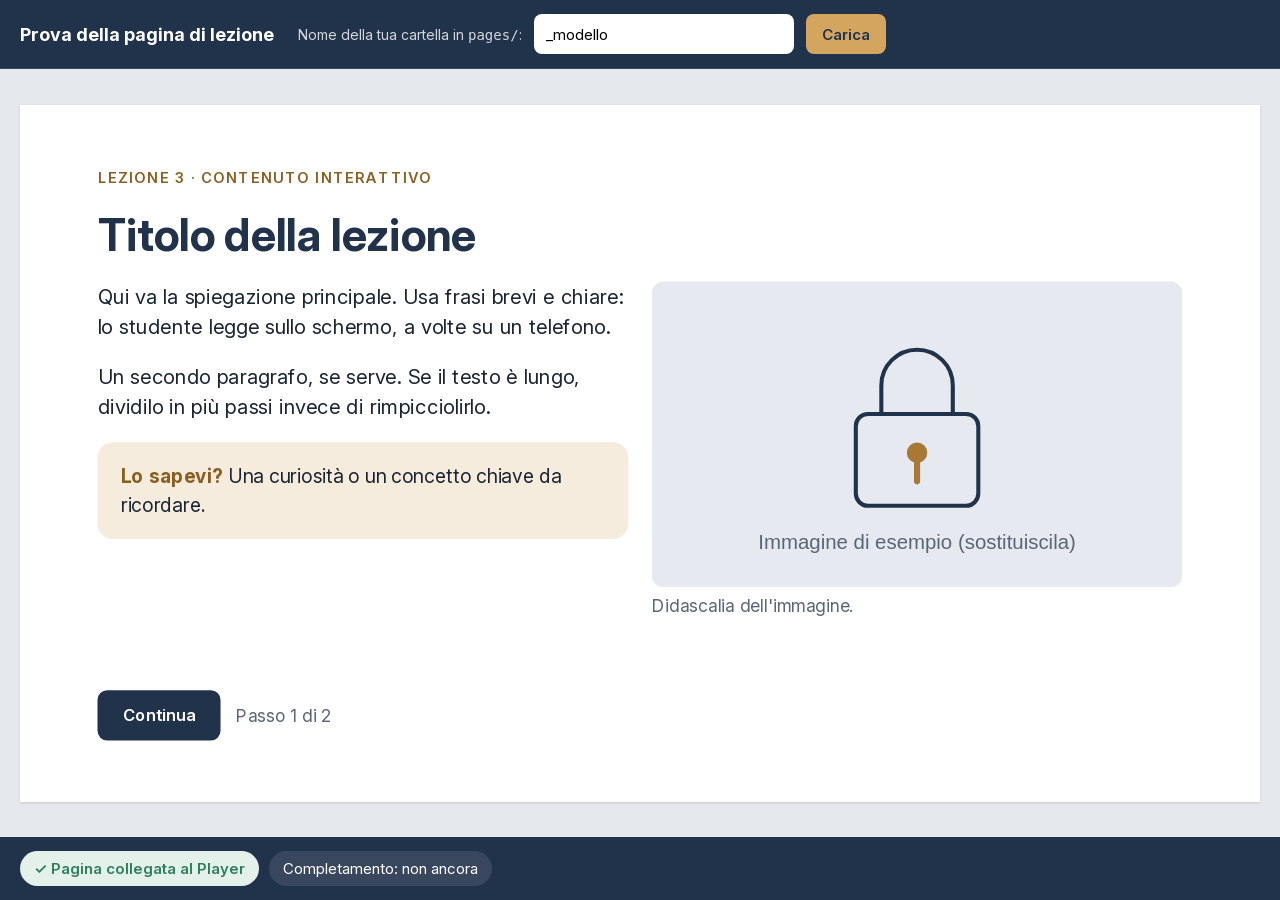
<file: kit-autori/prova.html>
<!doctype html>
<html lang="it">
<head>
<meta charset="utf-8">
<meta name="viewport" content="width=device-width, initial-scale=1">
<title>Prova della pagina di lezione</title>
<link rel="stylesheet" href="player/tokens.css">
<style>
  * { box-sizing: border-box; }
  body { margin: 0; font-family: var(--font-family); background: var(--color-primary); color: #fff; min-height: 100vh; display: flex; flex-direction: column; }
  header { display: flex; flex-wrap: wrap; align-items: center; gap: 12px; padding: 14px 20px; border-bottom: 1px solid rgba(255,255,255,.12); }
  header h1 { margin: 0 12px 0 0; font-size: 18px; }
  label { font-size: 14px; color: rgba(255,255,255,.8); }
  input { width: 260px; height: 40px; padding: 0 12px; border-radius: 8px; border: 0; font: 15px var(--font-family); }
  button { height: 40px; padding: 0 16px; border: 0; border-radius: 8px; font: 600 15px var(--font-family); background: var(--color-accent-on-dark); color: var(--color-primary); cursor: pointer; }
  main { flex: 1; display: flex; align-items: center; justify-content: center; padding: 20px; background: var(--color-letterbox); min-height: 0; }
  #box { position: relative; overflow: hidden; background: #fff; box-shadow: var(--shadow-sm); }
  #box iframe { position: absolute; left: 0; top: 0; width: 1280px; height: 720px; border: 0; transform-origin: 0 0; }
  #stato { display: flex; flex-wrap: wrap; gap: 10px; padding: 14px 20px; font-size: 15px; }
  .pill { padding: 8px 14px; border-radius: 999px; background: rgba(255,255,255,.1); }
  .ok { background: var(--color-success-100); color: var(--color-success); font-weight: 600; }
  .ko { background: var(--color-error-100); color: var(--color-error); font-weight: 600; }
  .warn { background: var(--color-warning-100); color: var(--color-warning); font-weight: 600; }
</style>
</head>
<body>
<header>
  <h1>Prova della pagina di lezione</h1>
  <label for="cartella">Nome della tua cartella in <code>pages/</code>:</label>
  <input id="cartella" value="_modello" autocomplete="off">
  <button type="button" id="carica">Carica</button>
</header>
<main><div id="box"><iframe id="frame" title="Pagina in prova"></iframe></div></main>
<div id="stato" aria-live="polite">
  <span class="pill" id="sCollegamento">Collegamento al Player: in attesa…</span>
  <span class="pill" id="sCompletamento">Completamento: non ancora</span>
</div>
<script>
  // Simula il Player: mostra la pagina a dimensione scalata e controlla che comunichi il completamento.
  var frame = document.getElementById("frame"), box = document.getElementById("box");
  var timer = null;
  function set(id, testo, cls) { var el = document.getElementById(id); el.textContent = testo; el.className = "pill " + (cls || ""); }
  function scala() {
    var area = document.querySelector("main"), w = area.clientWidth - 40, h = area.clientHeight - 40;
    var s = Math.min(w / 1280, h / 720, 1);
    box.style.width = Math.floor(1280 * s) + "px"; box.style.height = Math.floor(720 * s) + "px";
    frame.style.transform = "scale(" + s + ")";
  }
  function carica() {
    var nome = document.getElementById("cartella").value.trim().replace(/^\/+|\/+$/g, "");
    set("sCollegamento", "Collegamento al Player: in attesa…");
    set("sCompletamento", "Completamento: non ancora");
    frame.src = "pages/" + nome + "/index.html";
    clearTimeout(timer);
    timer = setTimeout(function () {
      set("sCollegamento", "✗ La pagina NON è collegata: manca la riga player-bridge.js, oppure il nome della cartella è sbagliato", "ko");
    }, 6000);
  }
  window.addEventListener("message", function (e) {
    if (e.source !== frame.contentWindow || !e.data || typeof e.data.type !== "string") return;
    var d = e.data;
    if (d.type === "player:ready") {
      clearTimeout(timer);
      set("sCollegamento", "✓ Pagina collegata al Player", "ok");
      frame.contentWindow.postMessage({ type: "player:init", lesson: { id: "prova", title: "Prova", status: "visited" } }, "*");
    } else if (d.type === "player:complete" || (d.type === "player:status" && d.value === "passed")) {
      set("sCompletamento", "✓ Lezione completata: nel corso lo studente potrà andare avanti", "ok");
    } else if (d.type === "player:status" && d.value === "failed") {
      set("sCompletamento", "⚠ Quiz non superato (la lezione resta da rifare)", "warn");
    } else if (d.type === "player:error") {
      set("sCompletamento", "✗ La pagina ha segnalato un errore: " + (d.message || ""), "ko");
    }
  });
  document.getElementById("carica").addEventListener("click", carica);
  document.getElementById("cartella").addEventListener("keydown", function (e) { if (e.key === "Enter") carica(); });
  window.addEventListener("resize", scala);
  scala(); carica();
</script>
</body>
</html>
</file>
<file: player/tokens.css>
/* =========================================================================
   Player e-learning — Design token
   Fonte: tela "Player e-learning" (Design system, Componenti e stati).
   Ogni corso può sovrascrivere questi valori da course.js (theme).
   Nessun valore va scritto direttamente nei componenti: usare sempre i token.
   ========================================================================= */

/* Font incluso in locale (funziona anche da file://).
   Inter, SIL Open Font License: player/fonts/InterVariable.ttf */
@font-face {
  font-family: "Inter";
  src: url("fonts/InterVariable.ttf") format("truetype");
  font-weight: 400 700;
  font-style: normal;
  font-display: swap;
}

:root {
  /* ---------- Colori · brand ---------- */
  --color-primary:        #21324B; /* cornice: header, barra inferiore, testi forti */
  --color-primary-700:    #172437; /* hover/premuto sulla cornice */
  --color-primary-900:    #0F1826; /* fondo video, overlay */
  --color-primary-100:    #E6EAF0; /* hover su superfici chiare, chip */

  --color-accent:         #A97835; /* SOLO grafica: barre, spunte, anelli (3,9:1 su bianco) */
  --color-accent-text:    #8A5F22; /* testo/link oro su chiaro (5,6:1 su bianco) */
  --color-accent-on-dark: #D4A55E; /* Avanti, play, focus sulla cornice (5,8:1 sul primario) */
  --color-accent-hover:   #DDB373; /* hover di --color-accent-on-dark */
  --color-accent-100:     #F5ECDD; /* lezione corrente nel menu, badge chiari */

  /* ---------- Colori · neutri ---------- */
  --color-bg:             #F4F5F7; /* fondo generale */
  --color-surface:        #FFFFFF; /* stage, menu, pannelli, dialog */
  --color-surface-muted:  #EEF0F3; /* tracce delle barre, segnaposto */
  --color-letterbox:      #E4E7EC; /* bande attorno allo stage 16:9 */
  --color-border:         #DDE1E8;
  --color-text:           #1B2433; /* 15,6:1 su bianco */
  --color-text-muted:     #5B6577; /* 5,9:1 su bianco */
  --color-disabled:       #9AA3B2; /* sempre accompagnato da un'icona */
  --color-on-dark:        #FFFFFF;
  --color-on-dark-muted:  rgba(255, 255, 255, .78);
  --color-on-dark-subtle: rgba(255, 255, 255, .16); /* tracce su cornice */
  --color-on-dark-line:   rgba(255, 255, 255, .35); /* contorno pulsante Indietro */
  --color-scrim:          rgba(15, 24, 38, .55);    /* sfondo dietro menu overlay e dialog */

  /* ---------- Colori · semantici ---------- */
  --color-success:        #2E7D5B; /* 5,0:1 */
  --color-success-100:    #E3F1EA;
  --color-warning:        #9A5B00; /* 5,4:1 · quiz non superato, salvataggio non disponibile */
  --color-warning-100:    #FBF1E2;
  --color-error:          #B3261E; /* 6,5:1 · media mancante, lezione non caricata, badge DEV */
  --color-error-100:      #FBE9E7;

  /* ---------- Tipografia ---------- */
  --font-family:          "Inter", system-ui, -apple-system, "Segoe UI", Roboto, sans-serif;
  --font-mono:            ui-monospace, Menlo, Consolas, monospace;

  --text-display:         700 40px/1.2 var(--font-family);  /* copertina desktop: 56px */
  --text-h1:              700 28px/1.28 var(--font-family);
  --text-h2:              600 20px/1.4 var(--font-family);
  --text-body:            400 16px/1.5 var(--font-family);
  --text-ui:              600 15px/1.33 var(--font-family);  /* pulsanti */
  --text-small:           400 13px/1.4 var(--font-family);
  --text-caption:         400 12px/1.35 var(--font-family);
  --text-overline:        600 12px/1.35 var(--font-family);
  --tracking-overline:    .08em;                             /* + text-transform: uppercase */

  /* ---------- Spaziature ---------- */
  --space-1:  4px;
  --space-2:  8px;
  --space-3:  12px;
  --space-4:  16px;
  --space-5:  24px;
  --space-6:  32px;
  --space-7:  48px;

  /* ---------- Raggi ---------- */
  --radius-sm:   6px;
  --radius-md:   10px;   /* pulsanti, voci di menu */
  --radius-lg:   16px;   /* dialog, card, pannelli */
  --radius-xl:   20px;   /* card finale */
  --radius-pill: 999px;
  --radius-stage: 4px;

  /* ---------- Ombre ---------- */
  --shadow-sm: 0 1px 2px rgba(23, 36, 55, .08), 0 1px 3px rgba(23, 36, 55, .06);
  --shadow-lg: 0 8px 24px rgba(23, 36, 55, .16);
  --shadow-xl: 0 24px 64px rgba(0, 0, 0, .30);

  /* ---------- Focus ---------- */
  --focus-ring:        3px solid var(--color-accent-on-dark);
  --focus-ring-offset: 2px;

  /* ---------- Dimensioni dei componenti ---------- */
  --header-h:          64px;   /* mobile: 56px; orizzontale: 48px */
  --navbar-h:          80px;   /* mobile: 64px + 12px della linea di avanzamento; orizzontale: 56px */
  --sidebar-w:         320px;  /* mobile: 330px in overlay */
  --touch-min:         44px;
  --stage-w:           1280px; /* dimensione di progetto dei contenuti */
  --stage-h:           720px;
  --stage-padding:     24px;   /* margine minimo tra stage e bordi dell'area */

  /* ---------- Movimento ---------- */
  --ease-standard:     cubic-bezier(.2, .8, .2, 1);
  --duration-fast:     150ms;  /* hover, focus */
  --duration-base:     250ms;  /* toast, pannelli, dialog */
  --duration-menu:     280ms;  /* apertura/chiusura menu */
  --duration-progress: 400ms;  /* riempimento barre */
  --duration-pulse:    1.8s;   /* pulse del pulsante Avanti (loop) */
  --toast-timeout:     3500ms;

  /* ---------- Breakpoint (riferimento, usati nelle media query) ----------
     mobile   < 768px   menu overlay, barra compatta, header compatto
     tablet   768–1023  layout desktop, menu overlay
     desktop  ≥ 1024    menu push
     wide     ≥ 1440    menu fissabile aperto (pin)
     ---------------------------------------------------------------------- */
}

@media (prefers-reduced-motion: reduce) {
  :root {
    --duration-fast: 0ms;
    --duration-base: 0ms;
    --duration-menu: 0ms;
    --duration-progress: 0ms;
  }
  /* Il pulse di Avanti diventa un alone statico; niente coriandoli. */
}
</file>
<file: player/player.css>
/* =========================================================================
   Player e-learning — stili
   Tutti i valori vengono dai token di tokens.css.
   Breakpoint: mobile < 768 · tablet 768–1023 · desktop ≥ 1024
   ========================================================================= */

/* ---------- Base ---------- */
*, *::before, *::after { box-sizing: border-box; }
html, body { height: 100%; margin: 0; }
body {
  font: var(--text-body);
  color: var(--color-text);
  background: var(--color-primary);
  -webkit-font-smoothing: antialiased;
  -webkit-tap-highlight-color: transparent;
  overflow: hidden;
}
[hidden] { display: none !important; }
h1, h2, h3, p, ol, ul { margin: 0; }
ol, ul { padding: 0; list-style: none; }
button { font: inherit; color: inherit; cursor: pointer; }
button:disabled { cursor: not-allowed; }
a { color: var(--color-accent-text); }

.icon { width: 20px; height: 20px; flex: none; display: block; }
.icon-lg { width: 22px; height: 22px; }
.icon-xs { width: 14px; height: 14px; }

.sr-only {
  position: absolute; width: 1px; height: 1px; padding: 0; margin: -1px;
  overflow: hidden; clip: rect(0 0 0 0); white-space: nowrap; border: 0;
}

:focus-visible { outline: var(--focus-ring); outline-offset: var(--focus-ring-offset); }
/* Su superfici chiare l'oro chiaro non contrasta abbastanza: si usa la variante scura. */
.menu :focus-visible, .popover :focus-visible, dialog :focus-visible,
.final-card :focus-visible, .stage-box:focus-visible { outline-color: var(--color-accent-text); }
.stage-box:focus { outline: none; }

.overline {
  font: var(--text-overline);
  letter-spacing: var(--tracking-overline);
  text-transform: uppercase;
  color: var(--color-accent-text);
}
.overline-dark { color: var(--color-accent-on-dark); }
.overline-dim  { color: var(--color-on-dark-muted); }

/* ---------- Visibilità per breakpoint ---------- */
.show-sm { display: none !important; }

/* ---------- Barre di progresso ---------- */
.bar {
  height: 8px; border-radius: var(--radius-pill);
  background: var(--color-surface-muted); overflow: hidden;
}
.bar > span {
  display: block; height: 100%; width: 0;
  background: var(--color-accent); border-radius: var(--radius-pill);
  transition: width var(--duration-progress) var(--ease-standard);
}
.bar-dark { background: var(--color-on-dark-subtle); }
.bar-dark > span { background: var(--color-accent-on-dark); }

/* ---------- Pulsanti ---------- */
.ib, .ibd {
  width: var(--touch-min); height: var(--touch-min);
  display: inline-flex; align-items: center; justify-content: center;
  border: 0; border-radius: 8px; background: transparent; flex: none;
  transition: background var(--duration-fast);
}
.ib { color: var(--color-on-dark); }
.ib:hover:not(:disabled) { background: rgba(255, 255, 255, .1); }
.ib:disabled { opacity: .4; }
.ibd { color: var(--color-primary); width: 40px; height: 40px; }
.ibd:hover { background: var(--color-primary-100); }

.btn {
  height: 44px; padding: 0 20px;
  display: inline-flex; align-items: center; justify-content: center; gap: 8px;
  border: 0; border-radius: var(--radius-md);
  font: var(--text-ui); white-space: nowrap; text-decoration: none;
  transition: background var(--duration-fast), box-shadow var(--duration-fast), color var(--duration-fast);
}
.btn .icon { width: 18px; height: 18px; }
.btn-lg { height: 52px; padding: 0 26px; font-size: 16px; }

.btn-prev { background: transparent; color: var(--color-on-dark); box-shadow: inset 0 0 0 1px var(--color-on-dark-line); }
.btn-prev:hover:not(:disabled) { background: rgba(255, 255, 255, .1); }
.btn-prev:disabled { opacity: .4; }

.btn-next { background: var(--color-accent-on-dark); color: var(--color-primary); }
.btn-next:hover:not(:disabled) { background: var(--color-accent-hover); }
.btn-next:disabled { background: rgba(255, 255, 255, .08); color: rgba(255, 255, 255, .45); }
.btn-next.is-highlight { animation: pulse var(--duration-pulse) ease-out infinite; }

.btn-solid { background: var(--color-primary); color: var(--color-on-dark); }
.btn-solid:hover { background: var(--color-primary-700); }
.btn-outline { background: var(--color-surface); color: var(--color-primary); box-shadow: inset 0 0 0 1px var(--color-border); }
.btn-outline:hover { background: var(--color-bg); }

@keyframes pulse {
  0%   { box-shadow: 0 0 0 0 rgba(212, 165, 94, .6); }
  70%  { box-shadow: 0 0 0 12px rgba(212, 165, 94, 0); }
  100% { box-shadow: 0 0 0 0 rgba(212, 165, 94, 0); }
}
@keyframes rise { from { opacity: 0; transform: translateY(8px); } to { opacity: 1; transform: none; } }
@keyframes up   { from { transform: translateY(100%); } to { transform: none; } }

/* ---------- Schermate a pagina intera ---------- */
.screen { position: fixed; inset: 0; overflow-y: auto; background: var(--color-primary); color: var(--color-on-dark); }

/* ---------- Copertina ---------- */
.cover-inner {
  min-height: 100%; max-width: 1280px; margin: 0 auto;
  padding: 96px 112px;
  display: grid; grid-template-columns: minmax(0, 1.15fr) minmax(0, 1fr); gap: 80px; align-items: center;
}
.cover-main { display: flex; flex-direction: column; gap: 22px; }
.cover-title { font-size: 56px; line-height: 1.08; font-weight: 700; }
.cover-desc { font-size: 18px; line-height: 1.6; color: var(--color-on-dark-muted); max-width: 560px; }
.cover-meta { font-size: 14px; color: var(--color-on-dark-muted); }
.cover-progress { display: flex; flex-direction: column; gap: 10px; max-width: 460px; }
.cover-progress-row { display: flex; justify-content: space-between; font-size: 14px; font-weight: 600; }
.cover-actions { display: flex; gap: 12px; flex-wrap: wrap; margin-top: 8px; }
.cover-program {
  background: rgba(255, 255, 255, .05); border: 1px solid rgba(255, 255, 255, .12);
  border-radius: var(--radius-lg); padding: 28px; display: flex; flex-direction: column; gap: 10px;
}
.cover-item { display: flex; align-items: center; gap: 14px; padding: 10px 0; border-bottom: 1px solid rgba(255, 255, 255, .08); }
.cover-item:last-child { border-bottom: 0; }
.cover-item .dot {
  width: 28px; height: 28px; flex: none; border-radius: var(--radius-pill);
  display: inline-flex; align-items: center; justify-content: center;
  box-shadow: inset 0 0 0 1.5px var(--color-on-dark-line); font-size: 12px; font-weight: 600;
}
.cover-item .dot-done { background: var(--color-accent-on-dark); color: var(--color-primary); box-shadow: none; }
.cover-item .dot .icon { width: 15px; height: 15px; }
.ci-title { flex: 1; font-size: 15px; }
.ci-dur { font-size: 13px; color: rgba(255, 255, 255, .6); }

/* ---------- Player: struttura ---------- */
.player { position: fixed; inset: 0; display: flex; flex-direction: column; }

.topbar {
  height: var(--header-h); flex: none;
  display: flex; align-items: center; gap: 12px; padding: 0 12px 0 10px;
  background: var(--color-primary); color: var(--color-on-dark);
  border-bottom: 1px solid rgba(255, 255, 255, .08);
}
.crumb { flex: 1; min-width: 0; display: flex; align-items: center; gap: 10px; }
.crumb-course { font-size: 16px; font-weight: 600; white-space: nowrap; }
.crumb-sep { width: 16px; height: 16px; opacity: .5; }
.crumb-lesson { font-size: 15px; color: var(--color-on-dark-muted); white-space: nowrap; overflow: hidden; text-overflow: ellipsis; }
.dev-badge {
  flex: none; font-size: 12px; font-weight: 700; letter-spacing: .08em; line-height: 1;
  padding: 6px 10px; border: 0; border-radius: var(--radius-sm); background: var(--color-error); color: #fff;
}
.hdr-progress { display: flex; align-items: center; gap: 10px; margin-right: 8px; }
.hdr-progress .bar { width: 140px; height: 6px; }
.hdr-pct { font-size: 14px; font-weight: 600; min-width: 40px; }
.hbtn {
  height: var(--touch-min); padding: 0 12px; border: 0; border-radius: 8px;
  display: inline-flex; align-items: center; gap: 8px;
  background: transparent; color: var(--color-on-dark); font-size: 15px; font-weight: 500;
  transition: background var(--duration-fast);
}
.hbtn:hover { background: rgba(255, 255, 255, .1); }
.hbtn.is-empty, .hm-item.is-empty { display: none; }
.badge {
  font-size: 11px; font-weight: 700; line-height: 1; padding: 3px 7px;
  border-radius: var(--radius-pill); background: var(--color-accent-on-dark); color: var(--color-primary);
}
.badge-light { background: var(--color-accent-100); color: var(--color-accent-text); }

.body { flex: 1; min-height: 0; display: flex; position: relative; }

/* ---------- Menu laterale ---------- */
.menu {
  width: var(--sidebar-w); flex: none; min-height: 0;
  display: flex; flex-direction: column;
  background: var(--color-surface); border-right: 1px solid var(--color-border);
  margin-left: calc(-1 * var(--sidebar-w)); visibility: hidden;
  transition: margin-left var(--duration-menu) var(--ease-standard), visibility 0s linear var(--duration-menu);
}
.menu-open .menu {
  margin-left: 0; visibility: visible;
  transition: margin-left var(--duration-menu) var(--ease-standard), visibility 0s;
}
.menu-head { display: flex; align-items: center; justify-content: space-between; gap: 8px; padding: 18px 12px 10px 22px; }
.menu-head-text { display: flex; flex-direction: column; gap: 2px; }
.menu-title { font: var(--text-h2); font-size: 18px; color: var(--color-primary); }
.menu-count { font-size: 13px; color: var(--color-text-muted); }
.menu-list { flex: 1; overflow-y: auto; padding: 6px 10px; display: flex; flex-direction: column; gap: 2px; }
.menu-foot { padding: 16px 22px 20px; border-top: 1px solid var(--color-border); display: flex; flex-direction: column; gap: 8px; }
.menu-foot-row { display: flex; justify-content: space-between; font-size: 13px; font-weight: 600; }
.menu-foot-row span:last-child { color: var(--color-text-muted); font-weight: 400; }
.menu-time { font-size: 12px; color: var(--color-text-muted); }

.mi {
  display: flex; align-items: center; gap: 12px; width: 100%; min-height: 56px;
  padding: 10px 14px; border: 0; border-radius: var(--radius-md);
  background: transparent; text-align: left; color: var(--color-text);
  transition: background var(--duration-fast);
}
.mi:hover:not(:disabled) { background: #F1F3F6; }
.mi.is-current { background: var(--color-accent-100); }
.mi:disabled .mi-text { opacity: .6; }
.mi-text { display: flex; flex-direction: column; gap: 2px; min-width: 0; flex: 1; }
.mi-title { font-size: 14px; font-weight: 500; line-height: 1.3; }
.mi.is-current .mi-title { font-weight: 600; color: var(--color-primary); }
.mi-meta { display: flex; align-items: center; gap: 6px; font-size: 12px; color: var(--color-text-muted); }
.mi-meta.mi-current { color: var(--color-accent-text); }
.mi-meta.mi-failed { color: var(--color-warning); }

.sti {
  width: 28px; height: 28px; flex: none; border-radius: var(--radius-pill);
  display: inline-flex; align-items: center; justify-content: center;
}
.sti .icon { width: 16px; height: 16px; }
.sti-done { background: var(--color-accent); color: #fff; }
.sti-half { box-shadow: inset 0 0 0 2px var(--color-accent); }
.sti-half svg { width: 28px; height: 28px; fill: var(--color-accent); }
.sti-todo { box-shadow: inset 0 0 0 2px var(--color-disabled); }
.sti-failed { background: var(--color-warning-100); color: var(--color-warning); }
.sti-locked { background: var(--color-surface-muted); color: #6B7485; }
.sti-locked .icon { width: 15px; height: 15px; }

.scrim { position: absolute; inset: 0; z-index: 25; background: var(--color-scrim); }

/* ---------- Area contenuti e stage ---------- */
.content { flex: 1; min-width: 0; display: flex; flex-direction: column; background: var(--color-letterbox); }
.stage-area {
  flex: 1; min-height: 0; position: relative;
  display: flex; align-items: center; justify-content: center;
  padding: var(--stage-padding);
}
.stage-box {
  position: relative; overflow: hidden; flex: none;
  background: var(--color-surface); border-radius: var(--radius-stage); box-shadow: var(--shadow-sm);
}
.stage {
  position: absolute; left: 0; top: 0;
  width: var(--stage-w); height: var(--stage-h); transform-origin: 0 0;
}
.stage iframe { display: block; width: 1280px; height: 720px; border: 0; background: var(--color-surface); }

.video-wrap { position: relative; width: 1280px; height: 720px; background: var(--color-primary-900); }
.video-wrap video { display: block; width: 100%; height: 100%; object-fit: contain; background: var(--color-primary-900); cursor: pointer; }
.video-bigplay {
  position: absolute; left: 50%; top: 50%; transform: translate(-50%, -50%);
  width: 120px; height: 120px; border: 0; border-radius: var(--radius-pill);
  display: flex; align-items: center; justify-content: center;
  background: var(--color-accent-on-dark); color: var(--color-primary);
  box-shadow: 0 8px 24px rgba(0, 0, 0, .35);
}
.video-bigplay .icon { width: 48px; height: 48px; }
.video-wrap.is-playing .video-bigplay { display: none; }

.stage-error {
  width: 1280px; height: 720px; display: flex; align-items: center; justify-content: center;
  background: var(--color-bg);
}
.stage-error-box {
  width: 560px; background: var(--color-surface); border: 1px solid var(--color-border);
  border-radius: var(--radius-lg); padding: 40px;
  display: flex; flex-direction: column; align-items: flex-start; gap: 16px;
}
.stage-error-ic {
  width: 56px; height: 56px; border-radius: var(--radius-pill);
  display: flex; align-items: center; justify-content: center;
  background: var(--color-error-100); color: var(--color-error);
}
.stage-error-ic .icon { width: 28px; height: 28px; }
.stage-error h2 { font-size: 26px; font-weight: 600; }
.stage-error p { font-size: 18px; line-height: 1.55; color: var(--color-text-muted); }
.stage-error .btn { height: 52px; font-size: 17px; }

.info-panel { display: none; }

/* Pulsante "Ingrandisci" (solo smartphone): schermo intero + orientamento orizzontale */
.expand-btn {
  position: absolute; right: 8px; bottom: 8px; z-index: 2;
  height: 36px; padding: 0 12px; border: 0; border-radius: var(--radius-pill);
  align-items: center; gap: 6px;
  background: rgba(15, 24, 38, .78); color: #fff; font-size: 13px; font-weight: 600;
  box-shadow: 0 2px 8px rgba(0, 0, 0, .25);
}
.expand-btn .icon { width: 16px; height: 16px; }

/* Visualizzatore PDF */
.pdf-dialog {
  width: min(1100px, calc(100vw - 48px)); height: calc(100vh - 48px); max-height: none;
  border-radius: var(--radius-lg); box-shadow: var(--shadow-xl); background: var(--color-surface);
}
.pdf-dialog[open] { display: flex; flex-direction: column; animation: rise var(--duration-base) var(--ease-standard); }
.pdf-head {
  display: flex; align-items: center; gap: 10px; padding: 8px 8px 8px 18px;
  border-bottom: 1px solid var(--color-border); color: var(--color-primary);
}
.pdf-head h2 { flex: 1; min-width: 0; font-size: 16px; font-weight: 600; white-space: nowrap; overflow: hidden; text-overflow: ellipsis; }
.pdf-link { font-size: 14px; font-weight: 500; white-space: nowrap; margin-right: 6px; }
.pdf-frame { flex: 1; width: 100%; border: 0; background: var(--color-letterbox); }
.res-open {
  flex: 1; min-width: 0; display: flex; flex-direction: column; gap: 2px;
  border: 0; background: transparent; text-align: left; padding: 0; color: inherit;
}
.res-open:hover .res-name { text-decoration: underline; }

/* ---------- Barra inferiore ---------- */
.navbar {
  flex: none; background: var(--color-primary); color: var(--color-on-dark);
  border-top: 1px solid rgba(255, 255, 255, .08); padding: 0 24px;
}
.navrow {
  height: var(--navbar-h);
  display: grid; grid-template-columns: minmax(0, 1fr) auto minmax(0, 1fr); align-items: center; gap: 12px;
}
.nav-left { grid-column: 1; justify-self: start; }
.mediabar { grid-column: 2; }
.nav-right { grid-column: 3; justify-self: end; }
.seek-line { display: none; }

.mediabar { display: flex; align-items: center; gap: 4px; }
.playbtn {
  width: 48px; height: 48px; flex: none; border: 0; border-radius: var(--radius-pill);
  display: inline-flex; align-items: center; justify-content: center;
  background: var(--color-accent-on-dark); color: var(--color-primary);
  transition: background var(--duration-fast);
}
.playbtn:hover { background: var(--color-accent-hover); }
.mtime { font-size: 13px; font-variant-numeric: tabular-nums; white-space: nowrap; margin: 0 10px 0 6px; min-width: 84px; }
.ratebtn {
  height: 36px; min-width: 56px; padding: 0 12px; margin-left: 12px; border: 0; border-radius: var(--radius-md);
  background: rgba(255, 255, 255, .1); color: var(--color-on-dark); font-size: 13px; font-weight: 600;
}
.ratebtn:hover { background: rgba(255, 255, 255, .16); }

/* Slider (avanzamento e volume). --p = percentuale riempita, impostata dal JS. */
.range {
  --p: 0%; --track: rgba(255, 255, 255, .18); --fill: var(--color-accent-on-dark); --thumb: #fff;
  -webkit-appearance: none; appearance: none; background: transparent;
  height: 28px; margin: 0; cursor: pointer;
}
.range-seek { width: 300px; }
.range-vol { width: 80px; margin-left: 4px; --fill: #fff; }
.range-light { --track: var(--color-surface-muted); --fill: var(--color-primary); }
.range::-webkit-slider-runnable-track {
  height: 6px; border-radius: var(--radius-pill);
  background: linear-gradient(to right, var(--fill) var(--p), var(--track) var(--p));
}
.range::-moz-range-track { height: 6px; border-radius: var(--radius-pill); background: var(--track); }
.range::-moz-range-progress { height: 6px; border-radius: var(--radius-pill); background: var(--fill); }
.range::-webkit-slider-thumb {
  -webkit-appearance: none; width: 16px; height: 16px; margin-top: -5px;
  border-radius: 50%; background: var(--thumb); border: 0; box-shadow: 0 1px 4px rgba(0, 0, 0, .3);
}
.range::-moz-range-thumb { width: 16px; height: 16px; border-radius: 50%; background: var(--thumb); border: 0; box-shadow: 0 1px 4px rgba(0, 0, 0, .3); }
.range-vol::-webkit-slider-runnable-track { height: 4px; }
.range-vol::-webkit-slider-thumb { width: 12px; height: 12px; margin-top: -4px; }
.range-light::-webkit-slider-thumb { width: 22px; height: 22px; margin-top: -8px; }
.range-light::-moz-range-thumb { width: 22px; height: 22px; }

/* ---------- Popover (risorse, menu "⋮") ---------- */
.popover {
  position: fixed; z-index: 40; background: var(--color-surface); color: var(--color-text);
  border: 1px solid var(--color-border); border-radius: 14px; box-shadow: var(--shadow-lg);
  animation: rise var(--duration-base) var(--ease-standard);
}
.res-panel { top: calc(var(--header-h) + 8px); right: 112px; width: 380px; padding: 8px 8px 12px; }
.popover-head { display: flex; align-items: center; justify-content: space-between; padding: 8px 4px 8px 14px; }
.popover-head h2 { font-size: 16px; font-weight: 600; color: var(--color-primary); }
.res-list { display: flex; flex-direction: column; }
.res-item { display: flex; align-items: center; gap: 12px; padding: 10px 6px 10px 14px; border-radius: var(--radius-md); }
.res-ic {
  width: 36px; height: 36px; flex: none; border-radius: 8px;
  display: flex; align-items: center; justify-content: center;
  background: var(--color-primary-100); color: var(--color-primary);
}
.res-text { flex: 1; min-width: 0; display: flex; flex-direction: column; gap: 2px; }
.res-name { font-size: 14px; font-weight: 500; }
.res-meta { font-size: 12px; color: var(--color-text-muted); }
.res-empty { padding: 8px 14px 4px; font-size: 14px; color: var(--color-text-muted); }

.hdr-menu { top: 52px; right: 8px; width: 240px; padding: 6px; display: flex; flex-direction: column; }
.hm-item {
  display: flex; align-items: center; gap: 12px; min-height: 48px; padding: 0 12px;
  border: 0; border-radius: var(--radius-md); background: transparent; text-align: left; font-size: 15px;
}
.hm-item span:first-of-type { flex: 1; }
.hm-item:hover { background: var(--color-bg); }

/* ---------- Dialog e bottom sheet ---------- */
dialog { border: 0; padding: 0; color: var(--color-text); }
dialog::backdrop { background: var(--color-scrim); }
.dialog {
  width: min(460px, calc(100vw - 32px)); border-radius: var(--radius-lg); box-shadow: var(--shadow-lg);
  padding: 28px; background: var(--color-surface);
}
.dialog[open] { display: flex; flex-direction: column; gap: 14px; animation: rise var(--duration-base) var(--ease-standard); }
.dialog h2 { font: var(--text-h2); color: var(--color-primary); }
.dialog p { font-size: 15px; line-height: 1.55; color: var(--color-text-muted); }
.dialog-actions { display: flex; justify-content: flex-end; gap: 10px; margin-top: 6px; }

.sheet {
  width: 100%; max-width: 100%; margin: auto 0 0; border-radius: 18px 18px 0 0;
  padding: 10px 20px 28px; background: var(--color-surface);
}
.sheet[open] { display: flex; flex-direction: column; gap: 18px; animation: up var(--duration-menu) var(--ease-standard); }
.sheet-grip { width: 40px; height: 4px; border-radius: var(--radius-pill); background: var(--color-border); align-self: center; }
.sheet-head { display: flex; justify-content: space-between; align-items: center; }
.sheet-head h2 { font-size: 17px; font-weight: 600; color: var(--color-primary); }
.mtime-light { font-size: 13px; color: var(--color-text-muted); font-variant-numeric: tabular-nums; }
.sheet-grid { display: grid; grid-template-columns: repeat(3, minmax(0, 1fr)); gap: 8px; }
.sheet-btn {
  height: 64px; border: 0; border-radius: var(--radius-md); background: var(--color-bg); color: var(--color-primary);
  display: flex; flex-direction: column; align-items: center; justify-content: center; gap: 4px; font-size: 12px;
}
.sheet-vol { display: flex; align-items: center; gap: 10px; }
.sheet-vol .range { flex: 1; width: auto; }
.sheet-rates { display: flex; flex-direction: column; gap: 8px; }
.sheet-label { font-size: 13px; font-weight: 600; }
.rate-chips { display: flex; justify-content: space-between; gap: 6px; }
.rate-chip {
  height: 40px; min-width: 52px; padding: 0 10px; border: 0; border-radius: var(--radius-pill);
  background: var(--color-bg); color: var(--color-primary); font-size: 14px; font-weight: 600;
}
.rate-chip[aria-pressed="true"] { background: var(--color-primary); color: #fff; }

/* ---------- Toast ---------- */
.toasts {
  position: fixed; z-index: 60; right: 24px; bottom: calc(var(--navbar-h) + 16px);
  width: 340px; max-width: calc(100vw - 24px);
  display: flex; flex-direction: column; gap: 8px; pointer-events: none;
}
.toast {
  pointer-events: auto; display: flex; gap: 12px; align-items: flex-start;
  padding: 14px 16px; border-radius: 12px;
  background: var(--color-primary); color: #fff;
  border: 1px solid rgba(255, 255, 255, .12); box-shadow: 0 8px 24px rgba(23, 36, 55, .3);
  animation: rise var(--duration-base) var(--ease-standard);
  transition: opacity var(--duration-base);
}
.toast.is-leaving { opacity: 0; }
.toast-text { flex: 1; display: flex; flex-direction: column; gap: 2px; }
.toast-text b { font-size: 14px; font-weight: 600; }
.toast-text span { font-size: 13px; color: rgba(255, 255, 255, .75); }
.toast .sti-done { background: var(--color-accent-on-dark); color: var(--color-primary); }
.toast .sti-failed { background: var(--color-warning-100); color: var(--color-warning); }
.toast .ib { width: 32px; height: 32px; margin: -6px -8px 0 0; }

/* ---------- Schermata finale ---------- */
.final { display: flex; align-items: center; justify-content: center; padding: 24px; }
.final-card {
  position: relative; width: 100%; max-width: 600px; margin: auto;
  background: var(--color-surface); color: var(--color-text);
  border-radius: var(--radius-xl); box-shadow: var(--shadow-xl); padding: 48px;
  display: flex; flex-direction: column; align-items: center; text-align: center; gap: 14px;
  animation: rise var(--duration-base) var(--ease-standard);
}
.final-badge {
  width: 88px; height: 88px; border-radius: var(--radius-pill);
  display: flex; align-items: center; justify-content: center;
  background: var(--color-accent-100); color: var(--color-accent); margin-bottom: 6px;
}
.final-badge .icon { width: 44px; height: 44px; }
.final-title { font-size: 34px; line-height: 1.2; font-weight: 700; color: var(--color-primary); }
.final-title:focus { outline: none; }
.final-text { font-size: 17px; line-height: 1.55; color: var(--color-text-muted); }
.final-stats { width: 100%; display: grid; grid-template-columns: repeat(3, minmax(0, 1fr)); gap: 12px; margin: 10px 0; }
.final-stats div { background: var(--color-bg); border-radius: 12px; padding: 16px 8px; display: flex; flex-direction: column; gap: 4px; }
.final-stats b { font-size: 26px; font-weight: 700; color: var(--color-primary); }
.final-stats span { font-size: 13px; color: var(--color-text-muted); }
.final-actions { display: flex; gap: 12px; flex-wrap: wrap; justify-content: center; }
.final-actions .btn { height: 50px; padding: 0 24px; }

.confetti { position: fixed; inset: 0; overflow: hidden; pointer-events: none; }
.confetti i {
  position: absolute; top: -20px; height: 14px; border-radius: 2px;
  animation: fall linear infinite;
}
@keyframes fall {
  0%   { transform: translateY(-40px) rotate(0deg); }
  100% { transform: translateY(110vh) rotate(520deg); }
}

/* ---------- Modalità sviluppo ---------- */
.dev-panel {
  position: fixed; z-index: 45; right: 24px; top: calc(var(--header-h) + 16px); width: 290px;
  background: var(--color-surface); color: var(--color-text);
  border: 1px solid var(--color-border); border-radius: 12px; box-shadow: var(--shadow-lg);
  padding: 14px 16px; display: flex; flex-direction: column; gap: 8px; font-size: 12px;
}
.dev-head { display: flex; justify-content: space-between; align-items: center; margin: -6px -8px -4px 0; }
.dev-head .ibd { width: 36px; height: 36px; }
.dev-head b { color: var(--color-error); letter-spacing: .06em; text-transform: uppercase; font-size: 13px; }
.dev-head span, .dev-panel p { color: var(--color-text-muted); }
.dev-list li { display: flex; justify-content: space-between; gap: 8px; padding: 3px 0; border-bottom: 1px solid var(--color-surface-muted); }
.dev-list li span { white-space: nowrap; overflow: hidden; text-overflow: ellipsis; }
.dev-list code { font-size: 11px; }
.dev-reset { height: 36px; font-size: 13px; background: var(--color-error-100); color: var(--color-error); margin-top: 4px; }

/* =========================================================================
   Tablet (768–1023): menu sopra il contenuto, etichette ridotte
   ========================================================================= */
@media (max-width: 1023px) {
  .menu {
    position: absolute; top: 0; bottom: 0; left: 0; z-index: 30;
    margin-left: 0; transform: translateX(-100%);
    box-shadow: 8px 0 24px rgba(0, 0, 0, .2);
    transition: transform var(--duration-menu) var(--ease-standard), visibility 0s linear var(--duration-menu);
  }
  .menu-open .menu {
    transform: none;
    transition: transform var(--duration-menu) var(--ease-standard), visibility 0s;
  }
  .lbl-md-hide { display: none; }
  .hide-md { display: none !important; }
  .range-seek { width: 220px; }
  #mReplay { display: none; }
  .cover-inner { padding: 64px 48px; gap: 48px; }
}

/* =========================================================================
   Smartphone (< 768)
   ========================================================================= */
@media (max-width: 767px) {
  :root { --header-h: 56px; --navbar-h: 64px; --sidebar-w: 330px; --stage-padding: 8px; }
  .hide-sm { display: none !important; }
  .show-sm { display: inline-flex !important; }
  .lbl-sm-hide { display: none; }

  .topbar { gap: 4px; padding: 0 4px; }
  .crumb { flex-direction: column; align-items: flex-start; gap: 1px; }
  .crumb-sep { display: none; }
  .crumb-course { font-size: 12px; font-weight: 400; color: var(--color-on-dark-muted); max-width: 100%; overflow: hidden; text-overflow: ellipsis; }
  .crumb-lesson { font-size: 15px; font-weight: 600; color: #fff; max-width: 100%; }
  .menu { max-width: 88vw; }

  .navbar { padding: 4px 8px 6px; }
  .navrow { gap: 6px; }
  .btn-prev { width: var(--touch-min); padding: 0; }
  .nav-right .btn { padding: 0 14px; }
  .mtime { min-width: 0; margin: 0 4px; font-size: 12px; }
  .playbtn { width: 44px; height: 44px; }
  .seek-line { display: block; padding: 0 8px; }
  .seek-line .range { width: 100%; height: 20px; }
  .seek-line .range::-webkit-slider-runnable-track { height: 4px; }
  .seek-line .range::-webkit-slider-thumb { width: 12px; height: 12px; margin-top: -4px; }

  .res-panel {
    top: auto; left: 0; right: 0; bottom: 0; width: auto;
    border-radius: 18px 18px 0 0; padding: 12px 8px 24px;
    animation: up var(--duration-menu) var(--ease-standard);
  }
  .dialog {
    width: 100%; max-width: 100%; margin: auto 0 0; border-radius: 18px 18px 0 0; padding: 24px 20px 28px;
  }
  .dialog-actions { flex-direction: column-reverse; }
  .dialog-actions .btn { width: 100%; height: 50px; }
  .toasts { left: 12px; right: 12px; width: auto; bottom: calc(var(--navbar-h) + 32px); }
  .expand-btn.is-off { display: none !important; }
  .dev-panel { left: 12px; right: 12px; width: auto; top: calc(var(--header-h) + 8px); }
  .pdf-dialog { width: 100vw; height: 100%; max-width: 100vw; margin: 0; border-radius: 0; }
  .pdf-link { display: none; }

  .cover-inner { display: flex; flex-direction: column; align-items: stretch; padding: 48px 24px 28px; gap: 24px; }
  .cover-main { gap: 16px; }
  .cover-title { font-size: 34px; }
  .cover-desc { font-size: 16px; }
  .cover-actions { flex-direction: column; }
  .cover-actions .btn { width: 100%; white-space: normal; text-align: center; }
  .cover-program { padding: 8px 16px; gap: 0; }
  .cover-program .overline { display: none; }

  .final-card { padding: 32px 24px; }
  .final-title { font-size: 26px; }
  .final-stats b { font-size: 20px; }
  .final-actions { flex-direction: column; width: 100%; }
  .final-actions .btn { width: 100%; }
}

/* Smartphone in verticale: stage a tutta larghezza, sotto il titolo e l'invito a ruotare */
@media (max-width: 767px) and (orientation: portrait) {
  .content { background: var(--color-bg); }
  .stage-area { flex: none; width: 100%; aspect-ratio: 16 / 9; padding: 0; background: var(--color-letterbox); }
  .stage-box { border-radius: 0; box-shadow: none; }
  .info-panel {
    display: flex; flex-direction: column; gap: 8px; padding: 10px 16px 16px;
    overflow-y: auto; flex: 1; min-height: 0;
  }
  .rotate-hint {
    display: flex; gap: 8px; align-items: center; font-size: 12px; line-height: 1.4;
    color: var(--color-text-muted); margin-bottom: 8px;
  }
  .rotate-hint .icon { width: 16px; height: 16px; color: var(--color-primary); }
  .info-title { font-size: 20px; line-height: 1.25; font-weight: 700; color: var(--color-primary); }
}

/* Smartphone in orizzontale (poca altezza): cornici minime */
@media (max-height: 500px) and (orientation: landscape) {
  :root { --header-h: 48px; --navbar-h: 56px; --stage-padding: 6px; }
  .topbar .crumb { flex-direction: row; align-items: center; }
  .navbar { padding-top: 0; padding-bottom: 0; }
  .seek-line { display: none !important; }
  .cover-inner { padding: 32px 40px; }
}

/* ---------- Movimento ridotto ---------- */
@media (prefers-reduced-motion: reduce) {
  .btn-next.is-highlight { animation: none; box-shadow: 0 0 0 3px rgba(212, 165, 94, .45); }
  .confetti { display: none; }
  .toast, .popover, .final-card, .dialog[open], .sheet[open] { animation: none; }
}
</file>
<file: pages/pagina.css>
/* =========================================================================
   STILE COMUNE DELLE PAGINE DI LEZIONE — NON MODIFICARE QUESTO FILE.
   Ogni pagina è progettata a 1280×720 px: il Player la scala per lo schermo.
   Per stili specifici di una lezione usare un <style> dentro la pagina.
   Componenti pronti: vedi pages/_modello/index.html e docs/guida-autori-esterni.md
   ========================================================================= */
@import url("../player/tokens.css");

*, *::before, *::after { box-sizing: border-box; }
html, body { margin: 0; width: 1280px; height: 720px; overflow: hidden; background: var(--color-surface); }
body {
  font-family: var(--font-family); color: var(--color-text);
  padding: 64px 80px; display: flex; flex-direction: column; gap: 22px;
}
.overline { margin: 0; font-size: 15px; font-weight: 600; letter-spacing: .1em; text-transform: uppercase; color: var(--color-accent-text); }
h1 { margin: 0; font-size: 46px; line-height: 1.1; font-weight: 700; color: var(--color-primary); }
p { margin: 0; font-size: 20px; line-height: 1.55; max-width: 900px; color: var(--color-text-muted); }
.area {
  flex: 1; border: 2px dashed var(--color-border); border-radius: 16px;
  display: flex; flex-direction: column; align-items: center; justify-content: center; gap: 18px;
  font-size: 18px; color: var(--color-text-muted);
}
.row { display: flex; gap: 12px; }
button {
  height: 52px; padding: 0 26px; border: 0; border-radius: 10px; cursor: pointer;
  font: 600 17px/1 var(--font-family); background: var(--color-primary); color: #fff;
}
button:hover { background: var(--color-primary-700); }
button.secondary { background: #fff; color: var(--color-warning); box-shadow: inset 0 0 0 1.5px var(--color-warning); }
button:focus-visible { outline: 3px solid var(--color-accent-text); outline-offset: 2px; }
.done {
  display: none; align-items: center; gap: 10px; font-size: 18px; font-weight: 600;
  color: var(--color-accent-text); background: var(--color-accent-100); padding: 12px 20px; border-radius: 999px;
}
.is-done .done { display: inline-flex; }
.is-done .todo { display: none; }

/* ---------- Componenti pronti ---------- */
h2 { margin: 0; font-size: 30px; line-height: 1.2; font-weight: 600; color: var(--color-primary); }
h3 { margin: 0; font-size: 22px; line-height: 1.3; font-weight: 600; color: var(--color-primary); }
.testo { font-size: 21px; line-height: 1.5; color: var(--color-text); max-width: 900px; }
.piccolo { font-size: 18px; color: var(--color-text-muted); }

/* Griglie: 2 o 3 colonne uguali */
.griglia-2, .griglia-3 { display: grid; gap: 24px; align-items: start; }
.griglia-2 { grid-template-columns: repeat(2, minmax(0, 1fr)); }
.griglia-3 { grid-template-columns: repeat(3, minmax(0, 1fr)); }

/* Card */
.card {
  background: var(--color-bg); border: 1px solid var(--color-border); border-radius: 16px;
  padding: 24px; display: flex; flex-direction: column; gap: 10px;
}
.card p { font-size: 19px; color: var(--color-text); }

/* Riquadro "Lo sapevi?" */
.box-info {
  background: var(--color-accent-100); border-radius: 16px; padding: 20px 24px;
  display: flex; gap: 16px; align-items: flex-start; font-size: 20px; line-height: 1.5; color: var(--color-text);
}
.box-info strong { color: var(--color-accent-text); }

/* Immagine con didascalia */
.figura { margin: 0; display: flex; flex-direction: column; gap: 8px; }
.figura img { display: block; width: 100%; height: auto; border-radius: 12px; }
.figura figcaption { font-size: 18px; color: var(--color-text-muted); }

/* Pulsante secondario e scelte di una domanda */
button.btn-secondario { background: #fff; color: var(--color-primary); box-shadow: inset 0 0 0 1.5px var(--color-border); }
button.btn-secondario:hover { background: var(--color-bg); }
.scelte { display: flex; flex-direction: column; gap: 10px; }
.scelte button {
  height: auto; min-height: 56px; padding: 14px 20px; text-align: left; line-height: 1.35;
  background: #fff; color: var(--color-text); font-weight: 500; font-size: 19px;
  box-shadow: inset 0 0 0 1.5px var(--color-border);
}
.scelte button:hover { background: var(--color-bg); }
.scelte button[aria-pressed="true"] { box-shadow: inset 0 0 0 2px var(--color-primary); background: var(--color-primary-100); }

/* Feedback delle risposte (sempre icona + testo, mai solo colore) */
.feedback { font-size: 19px; line-height: 1.45; border-radius: 12px; padding: 14px 18px; }
.feedback:empty { display: none; }
.feedback.ok { background: var(--color-success-100); color: var(--color-success); }
.feedback.ko { background: var(--color-error-100); color: var(--color-error); }

/* Passaggi interni alla pagina (per contenuti lunghi: niente scorrimento) */
.passo { flex: 1; min-height: 0; display: flex; flex-direction: column; gap: 20px; }
.passo[hidden] { display: none; }
.passi-nav { display: flex; align-items: center; gap: 16px; font-size: 18px; color: var(--color-text-muted); }

@media (prefers-reduced-motion: reduce) { * { animation: none !important; transition: none !important; } }
</file>
<file: kit-autori/player/tokens.css>
/* =========================================================================
   Player e-learning — Design token
   Fonte: tela "Player e-learning" (Design system, Componenti e stati).
   Ogni corso può sovrascrivere questi valori da course.js (theme).
   Nessun valore va scritto direttamente nei componenti: usare sempre i token.
   ========================================================================= */

/* Font incluso in locale (funziona anche da file://).
   Inter, SIL Open Font License: player/fonts/InterVariable.ttf */
@font-face {
  font-family: "Inter";
  src: url("fonts/InterVariable.ttf") format("truetype");
  font-weight: 400 700;
  font-style: normal;
  font-display: swap;
}

:root {
  /* ---------- Colori · brand ---------- */
  --color-primary:        #21324B; /* cornice: header, barra inferiore, testi forti */
  --color-primary-700:    #172437; /* hover/premuto sulla cornice */
  --color-primary-900:    #0F1826; /* fondo video, overlay */
  --color-primary-100:    #E6EAF0; /* hover su superfici chiare, chip */

  --color-accent:         #A97835; /* SOLO grafica: barre, spunte, anelli (3,9:1 su bianco) */
  --color-accent-text:    #8A5F22; /* testo/link oro su chiaro (5,6:1 su bianco) */
  --color-accent-on-dark: #D4A55E; /* Avanti, play, focus sulla cornice (5,8:1 sul primario) */
  --color-accent-hover:   #DDB373; /* hover di --color-accent-on-dark */
  --color-accent-100:     #F5ECDD; /* lezione corrente nel menu, badge chiari */

  /* ---------- Colori · neutri ---------- */
  --color-bg:             #F4F5F7; /* fondo generale */
  --color-surface:        #FFFFFF; /* stage, menu, pannelli, dialog */
  --color-surface-muted:  #EEF0F3; /* tracce delle barre, segnaposto */
  --color-letterbox:      #E4E7EC; /* bande attorno allo stage 16:9 */
  --color-border:         #DDE1E8;
  --color-text:           #1B2433; /* 15,6:1 su bianco */
  --color-text-muted:     #5B6577; /* 5,9:1 su bianco */
  --color-disabled:       #9AA3B2; /* sempre accompagnato da un'icona */
  --color-on-dark:        #FFFFFF;
  --color-on-dark-muted:  rgba(255, 255, 255, .78);
  --color-on-dark-subtle: rgba(255, 255, 255, .16); /* tracce su cornice */
  --color-on-dark-line:   rgba(255, 255, 255, .35); /* contorno pulsante Indietro */
  --color-scrim:          rgba(15, 24, 38, .55);    /* sfondo dietro menu overlay e dialog */

  /* ---------- Colori · semantici ---------- */
  --color-success:        #2E7D5B; /* 5,0:1 */
  --color-success-100:    #E3F1EA;
  --color-warning:        #9A5B00; /* 5,4:1 · quiz non superato, salvataggio non disponibile */
  --color-warning-100:    #FBF1E2;
  --color-error:          #B3261E; /* 6,5:1 · media mancante, lezione non caricata, badge DEV */
  --color-error-100:      #FBE9E7;

  /* ---------- Tipografia ---------- */
  --font-family:          "Inter", system-ui, -apple-system, "Segoe UI", Roboto, sans-serif;
  --font-mono:            ui-monospace, Menlo, Consolas, monospace;

  --text-display:         700 40px/1.2 var(--font-family);  /* copertina desktop: 56px */
  --text-h1:              700 28px/1.28 var(--font-family);
  --text-h2:              600 20px/1.4 var(--font-family);
  --text-body:            400 16px/1.5 var(--font-family);
  --text-ui:              600 15px/1.33 var(--font-family);  /* pulsanti */
  --text-small:           400 13px/1.4 var(--font-family);
  --text-caption:         400 12px/1.35 var(--font-family);
  --text-overline:        600 12px/1.35 var(--font-family);
  --tracking-overline:    .08em;                             /* + text-transform: uppercase */

  /* ---------- Spaziature ---------- */
  --space-1:  4px;
  --space-2:  8px;
  --space-3:  12px;
  --space-4:  16px;
  --space-5:  24px;
  --space-6:  32px;
  --space-7:  48px;

  /* ---------- Raggi ---------- */
  --radius-sm:   6px;
  --radius-md:   10px;   /* pulsanti, voci di menu */
  --radius-lg:   16px;   /* dialog, card, pannelli */
  --radius-xl:   20px;   /* card finale */
  --radius-pill: 999px;
  --radius-stage: 4px;

  /* ---------- Ombre ---------- */
  --shadow-sm: 0 1px 2px rgba(23, 36, 55, .08), 0 1px 3px rgba(23, 36, 55, .06);
  --shadow-lg: 0 8px 24px rgba(23, 36, 55, .16);
  --shadow-xl: 0 24px 64px rgba(0, 0, 0, .30);

  /* ---------- Focus ---------- */
  --focus-ring:        3px solid var(--color-accent-on-dark);
  --focus-ring-offset: 2px;

  /* ---------- Dimensioni dei componenti ---------- */
  --header-h:          64px;   /* mobile: 56px; orizzontale: 48px */
  --navbar-h:          80px;   /* mobile: 64px + 12px della linea di avanzamento; orizzontale: 56px */
  --sidebar-w:         320px;  /* mobile: 330px in overlay */
  --touch-min:         44px;
  --stage-w:           1280px; /* dimensione di progetto dei contenuti */
  --stage-h:           720px;
  --stage-padding:     24px;   /* margine minimo tra stage e bordi dell'area */

  /* ---------- Movimento ---------- */
  --ease-standard:     cubic-bezier(.2, .8, .2, 1);
  --duration-fast:     150ms;  /* hover, focus */
  --duration-base:     250ms;  /* toast, pannelli, dialog */
  --duration-menu:     280ms;  /* apertura/chiusura menu */
  --duration-progress: 400ms;  /* riempimento barre */
  --duration-pulse:    1.8s;   /* pulse del pulsante Avanti (loop) */
  --toast-timeout:     3500ms;

  /* ---------- Breakpoint (riferimento, usati nelle media query) ----------
     mobile   < 768px   menu overlay, barra compatta, header compatto
     tablet   768–1023  layout desktop, menu overlay
     desktop  ≥ 1024    menu push
     wide     ≥ 1440    menu fissabile aperto (pin)
     ---------------------------------------------------------------------- */
}

@media (prefers-reduced-motion: reduce) {
  :root {
    --duration-fast: 0ms;
    --duration-base: 0ms;
    --duration-menu: 0ms;
    --duration-progress: 0ms;
  }
  /* Il pulse di Avanti diventa un alone statico; niente coriandoli. */
}
</file>
